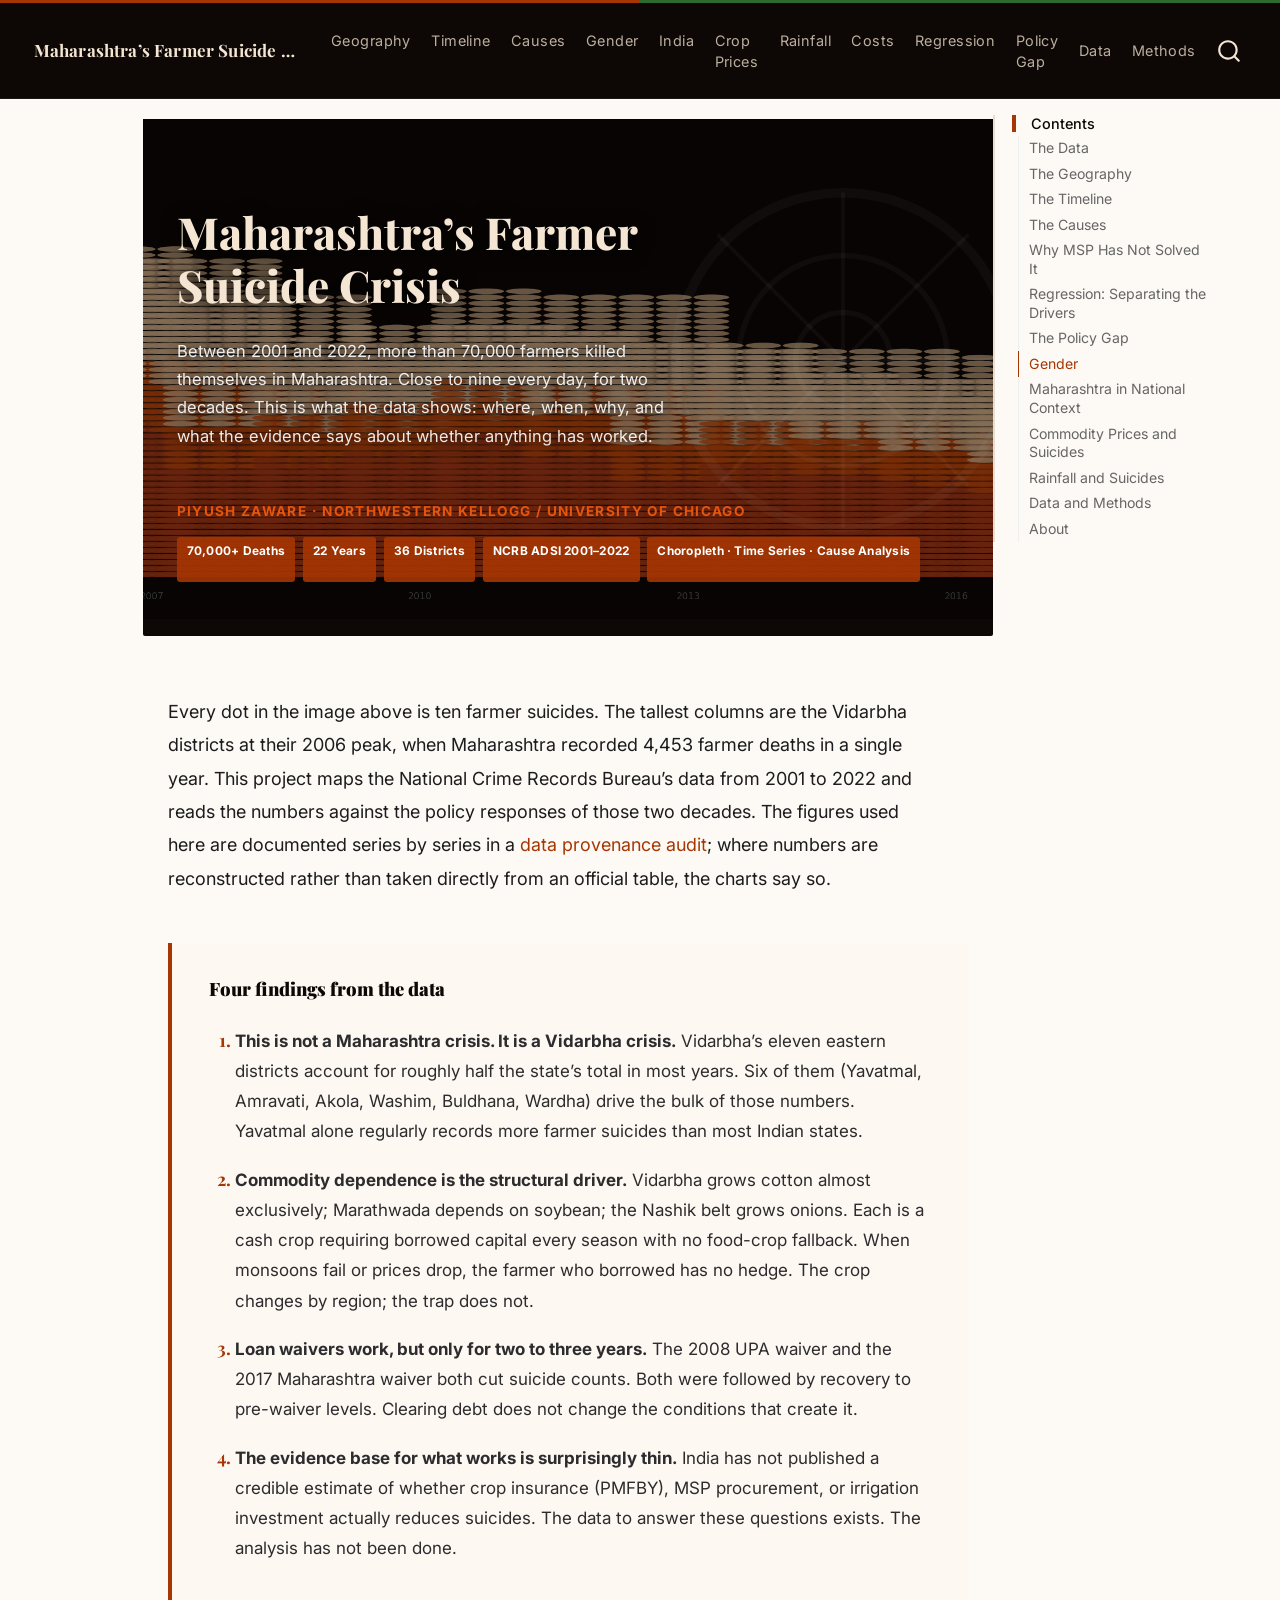
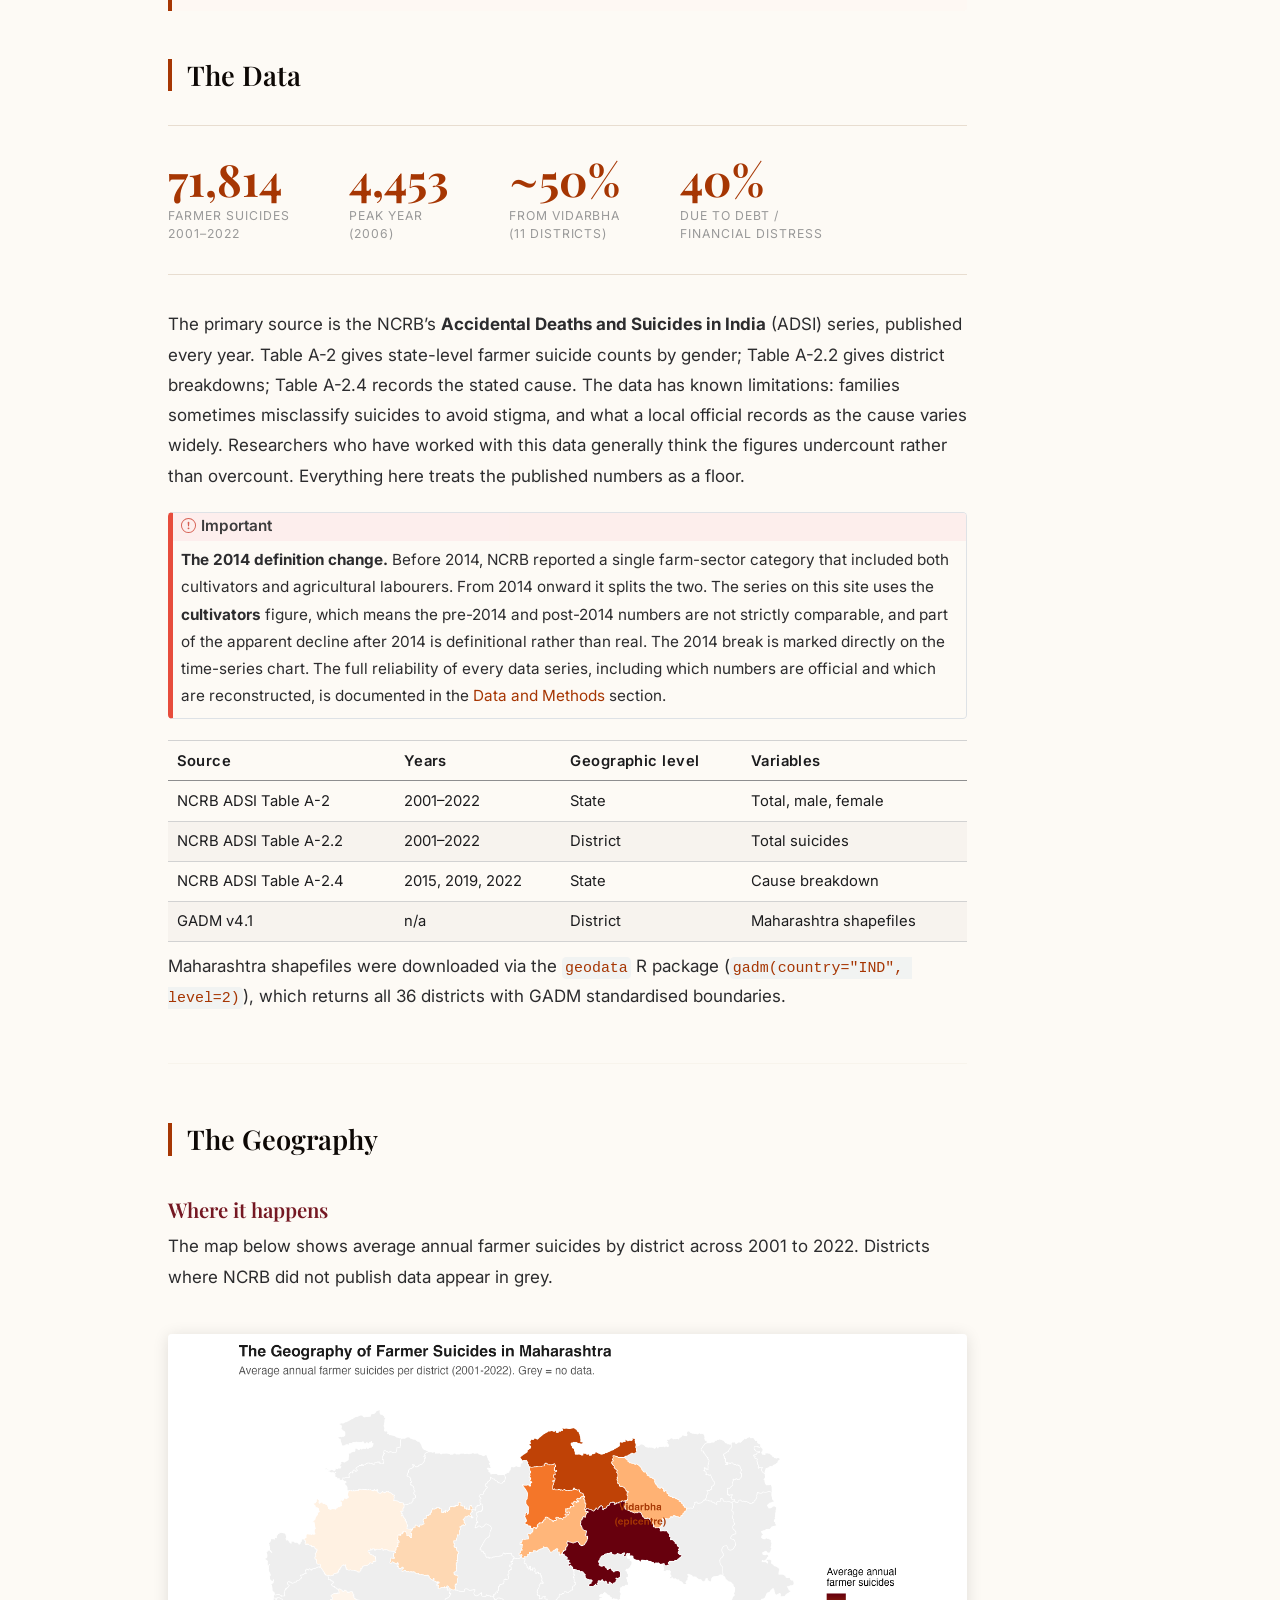
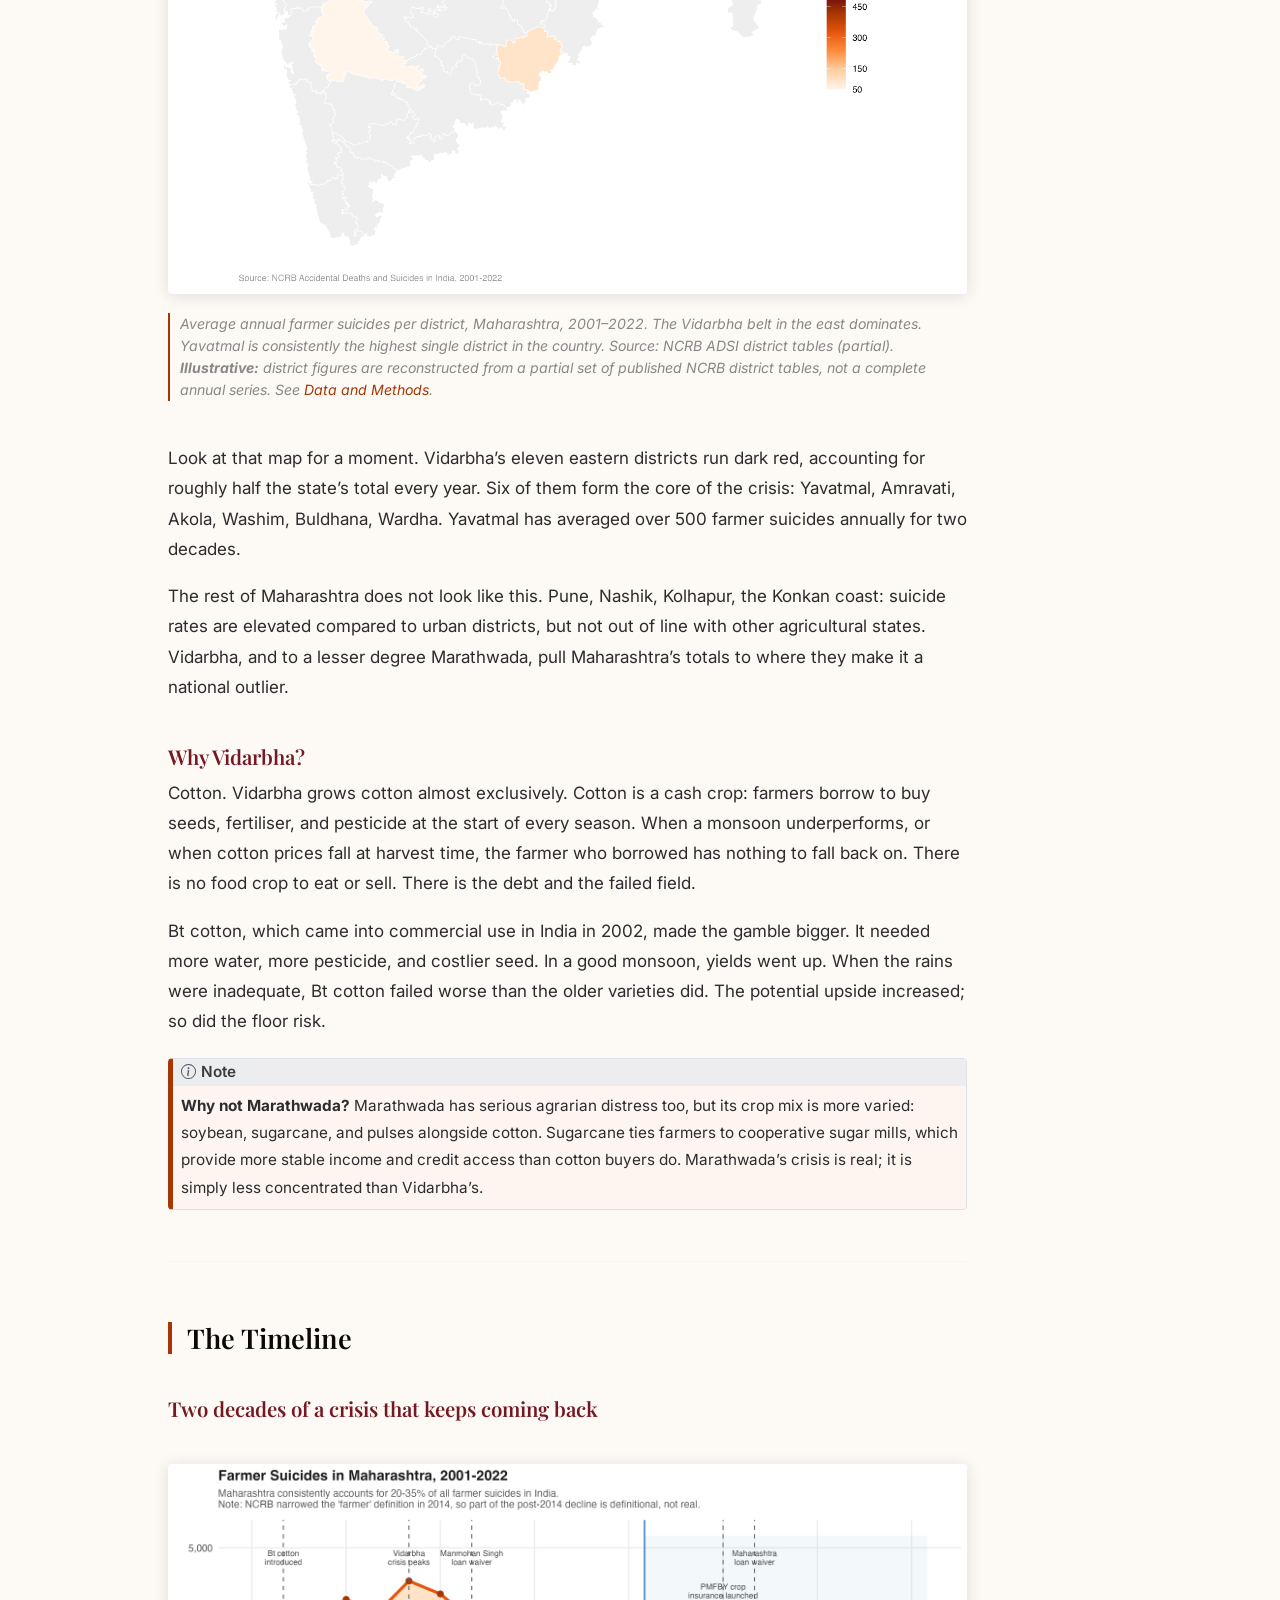
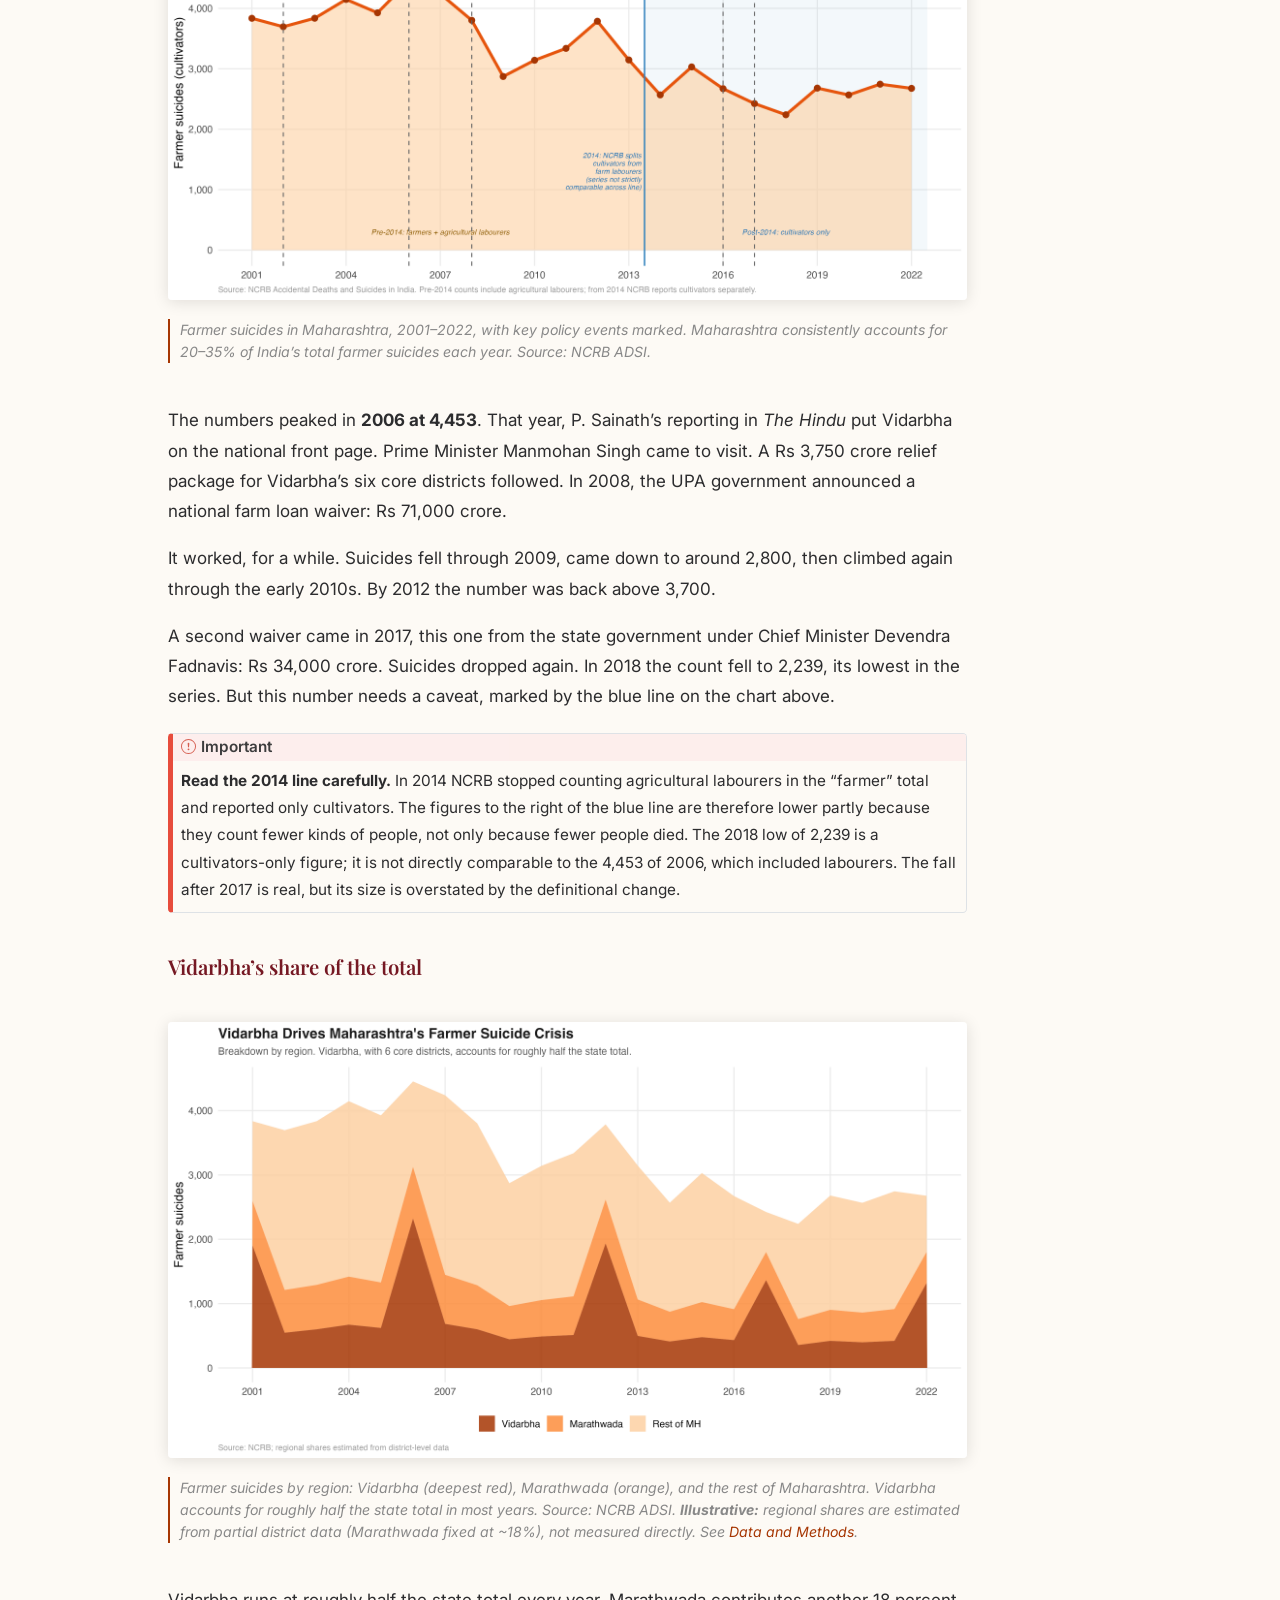
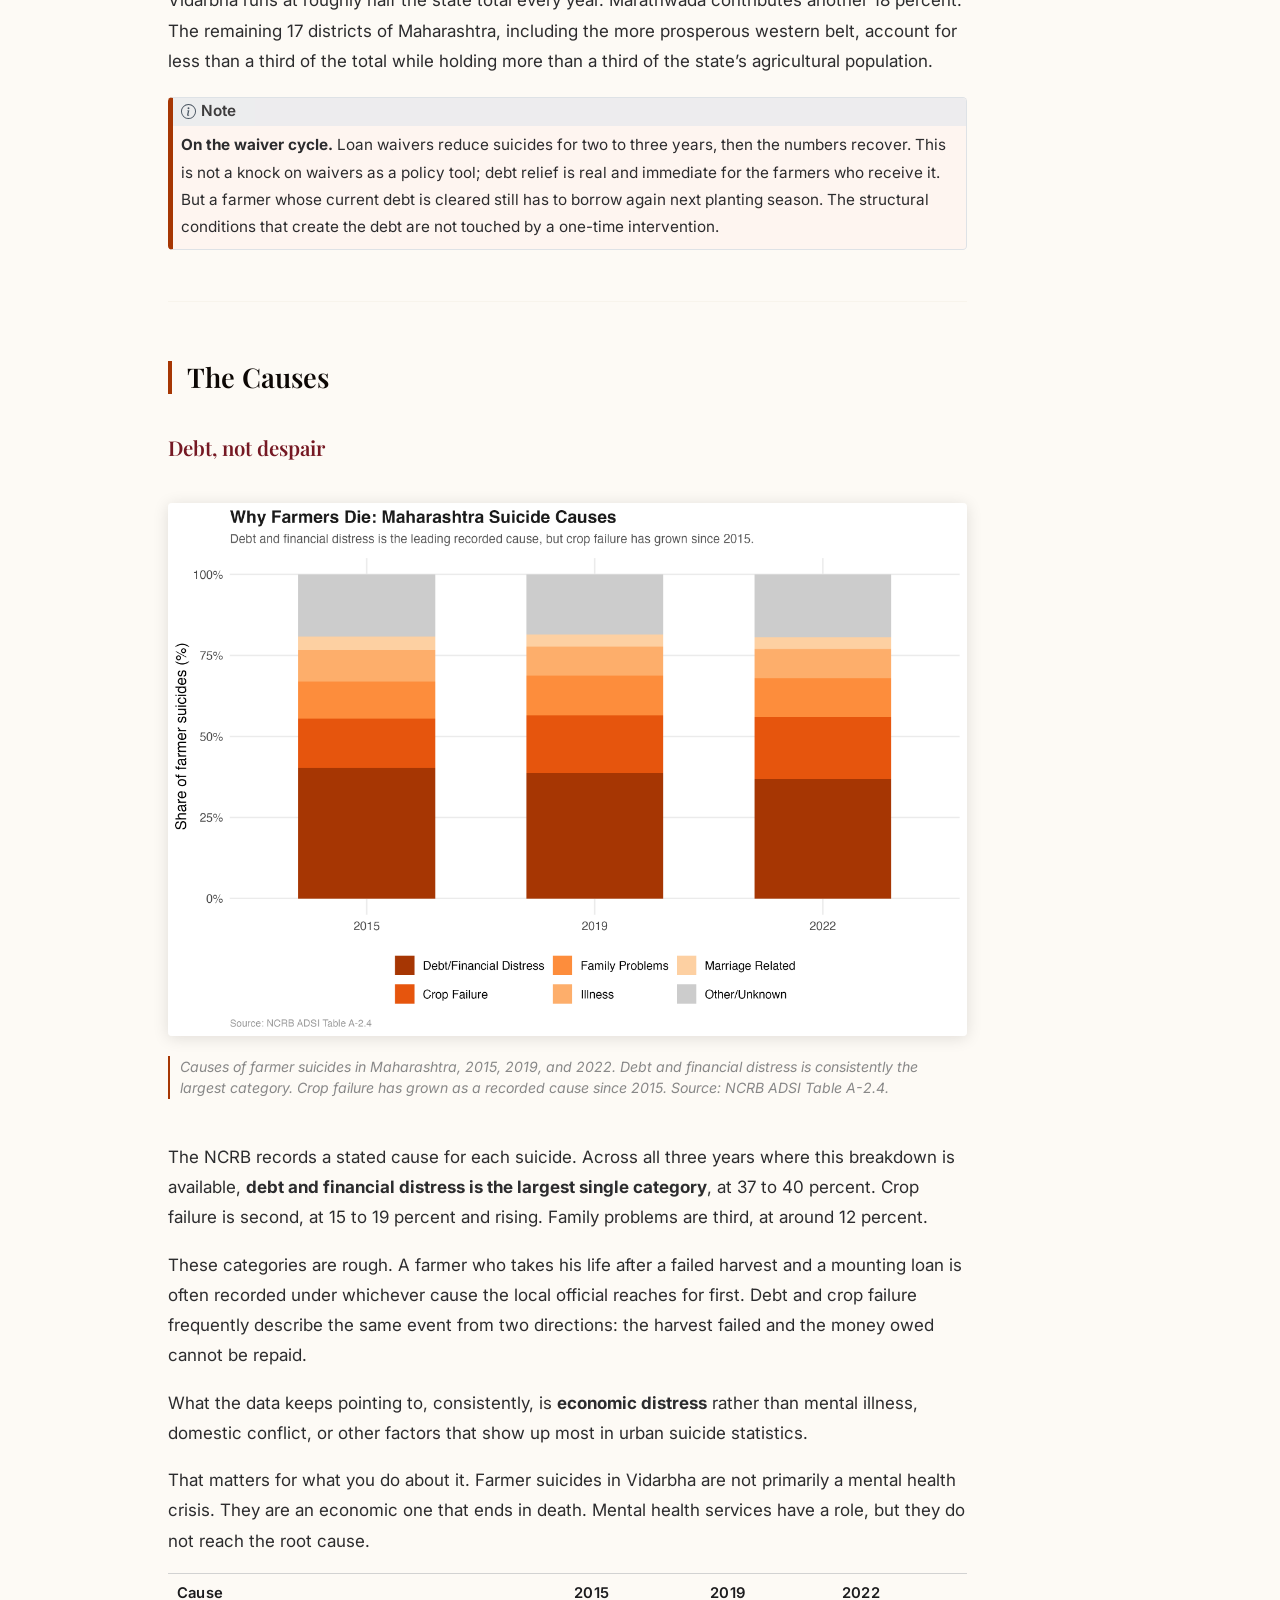
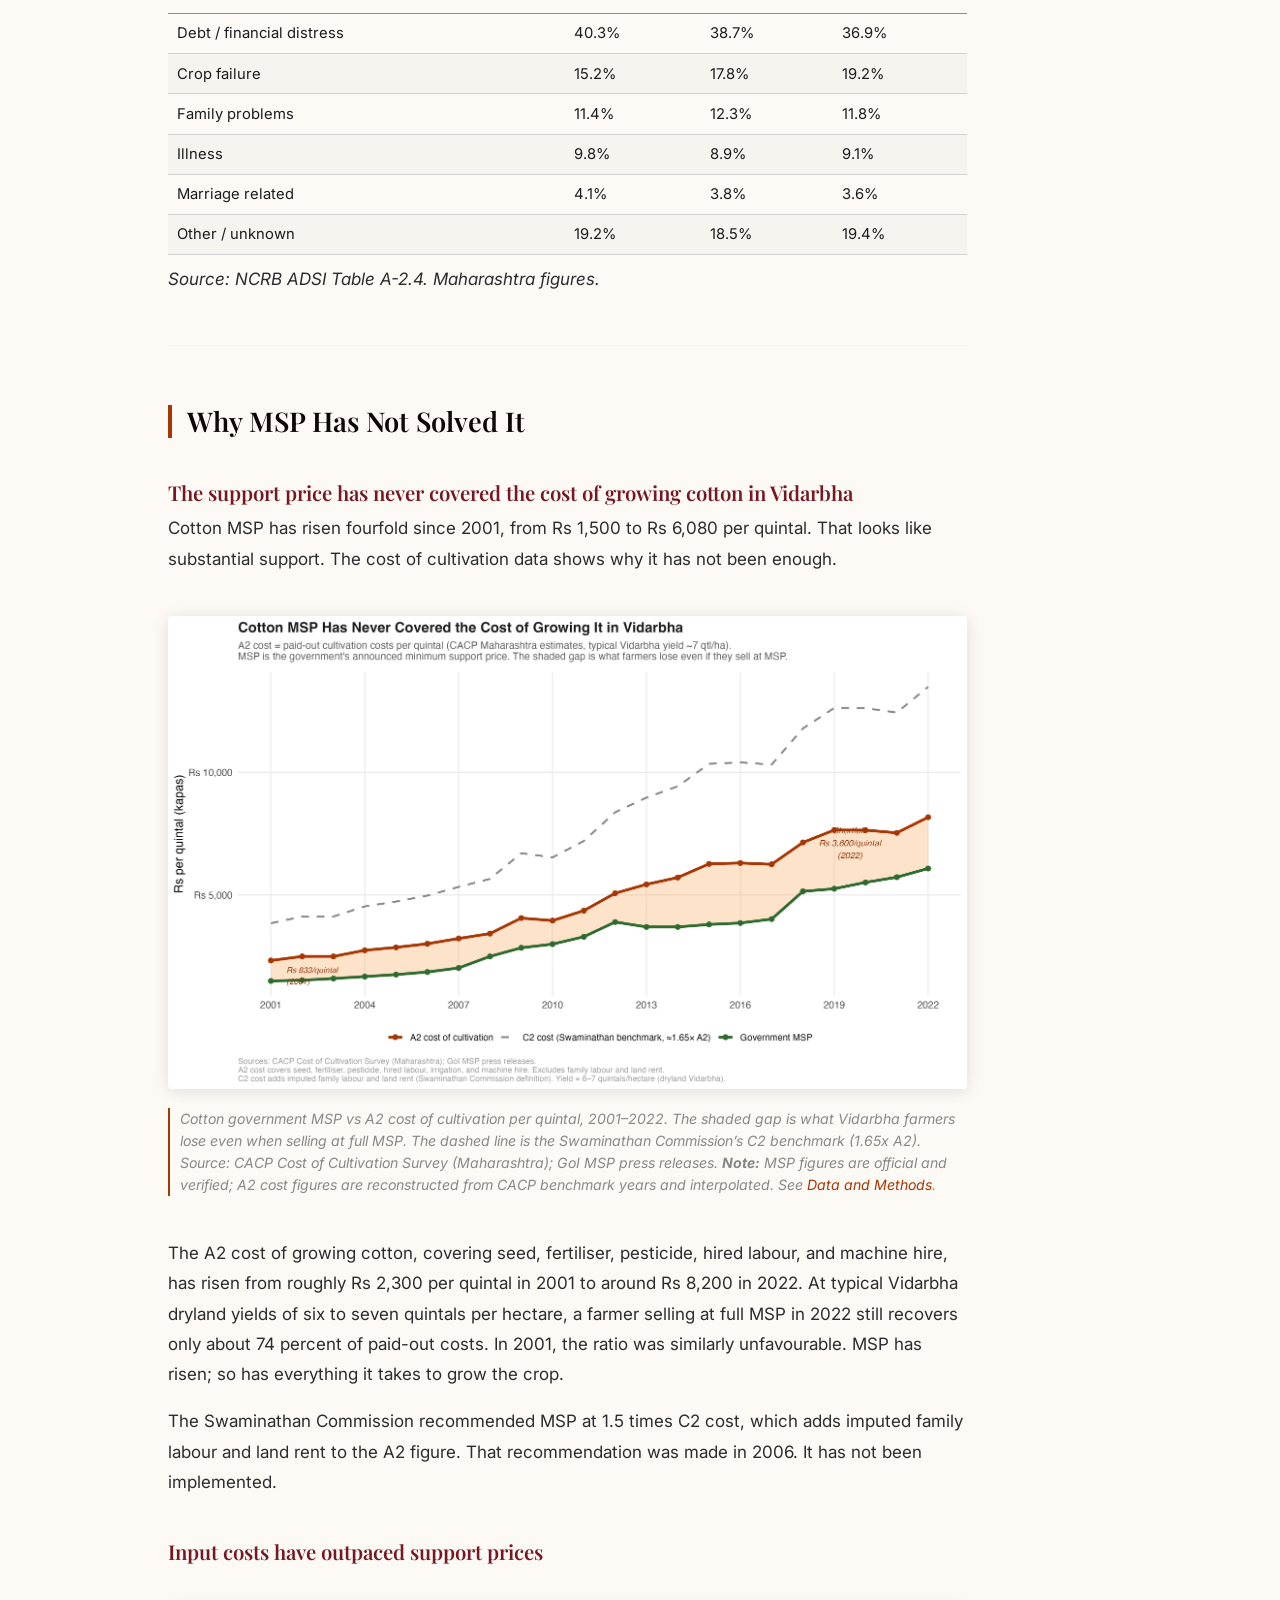
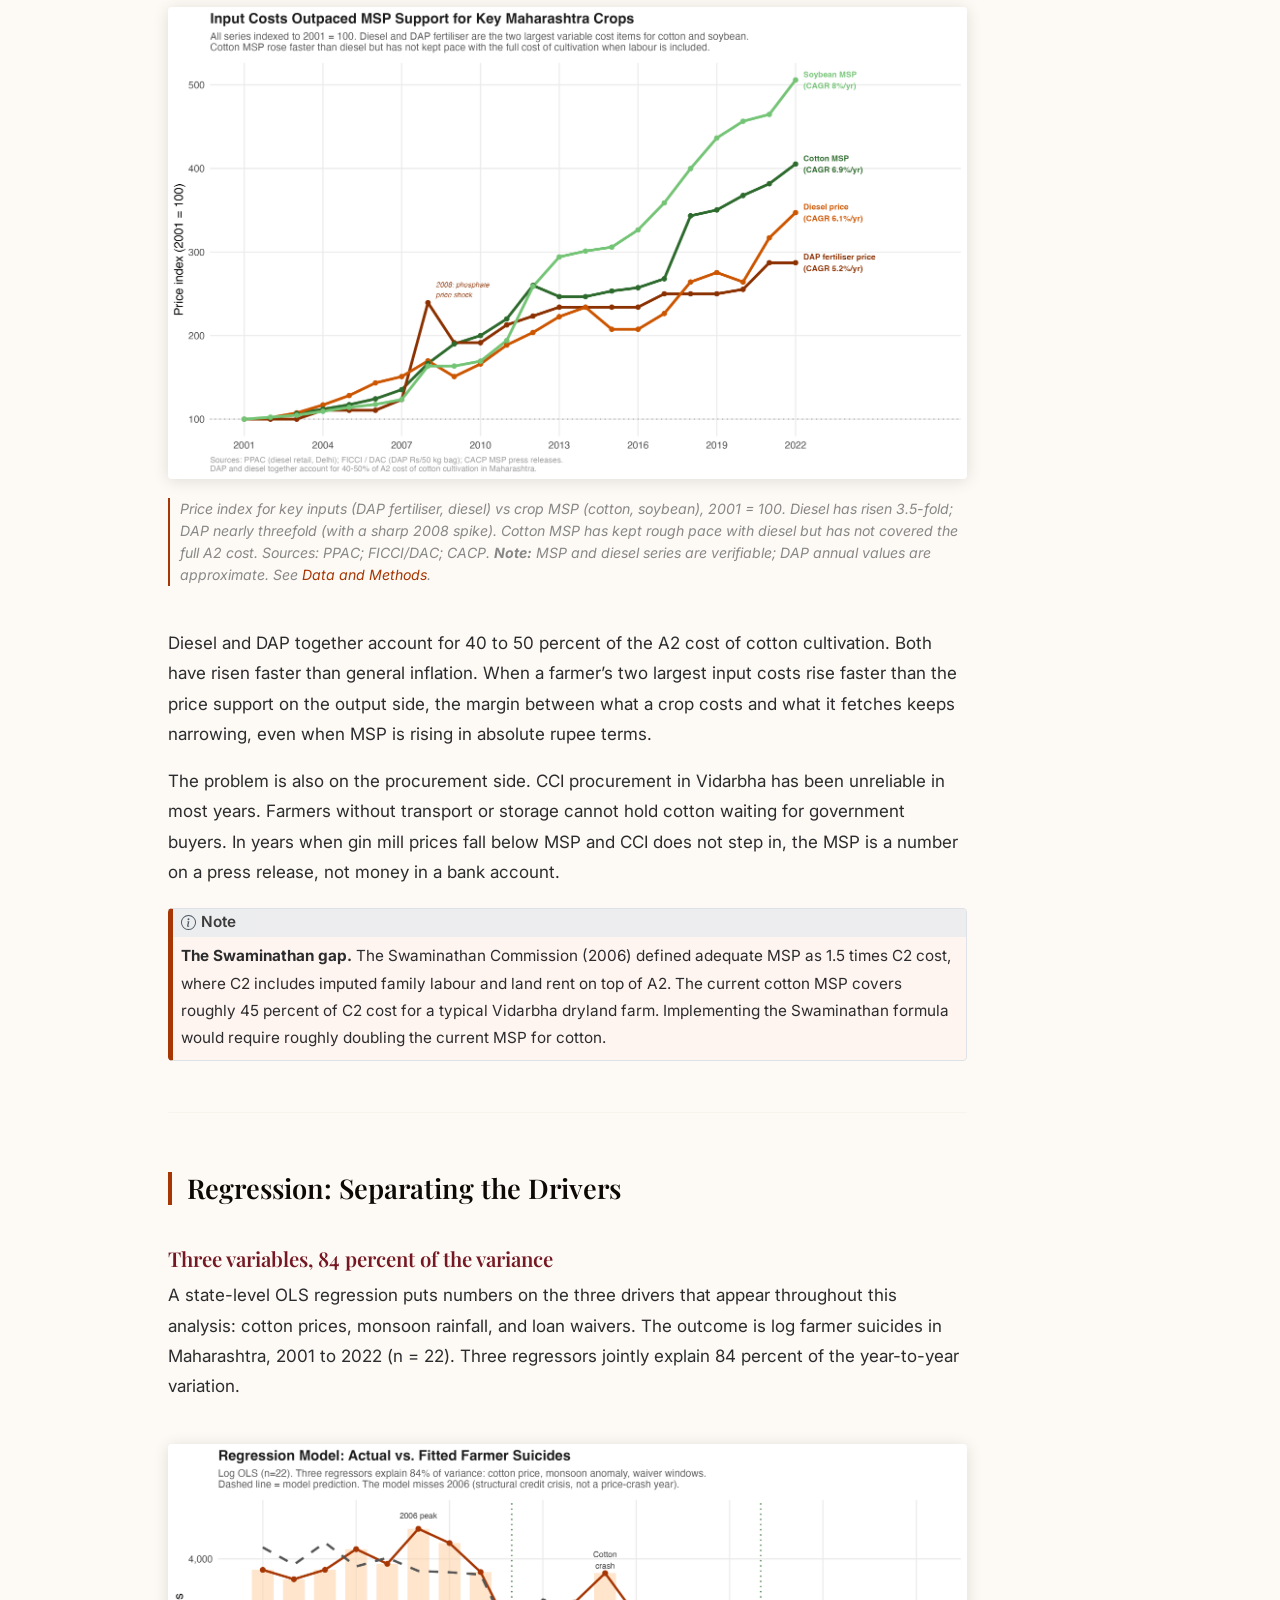
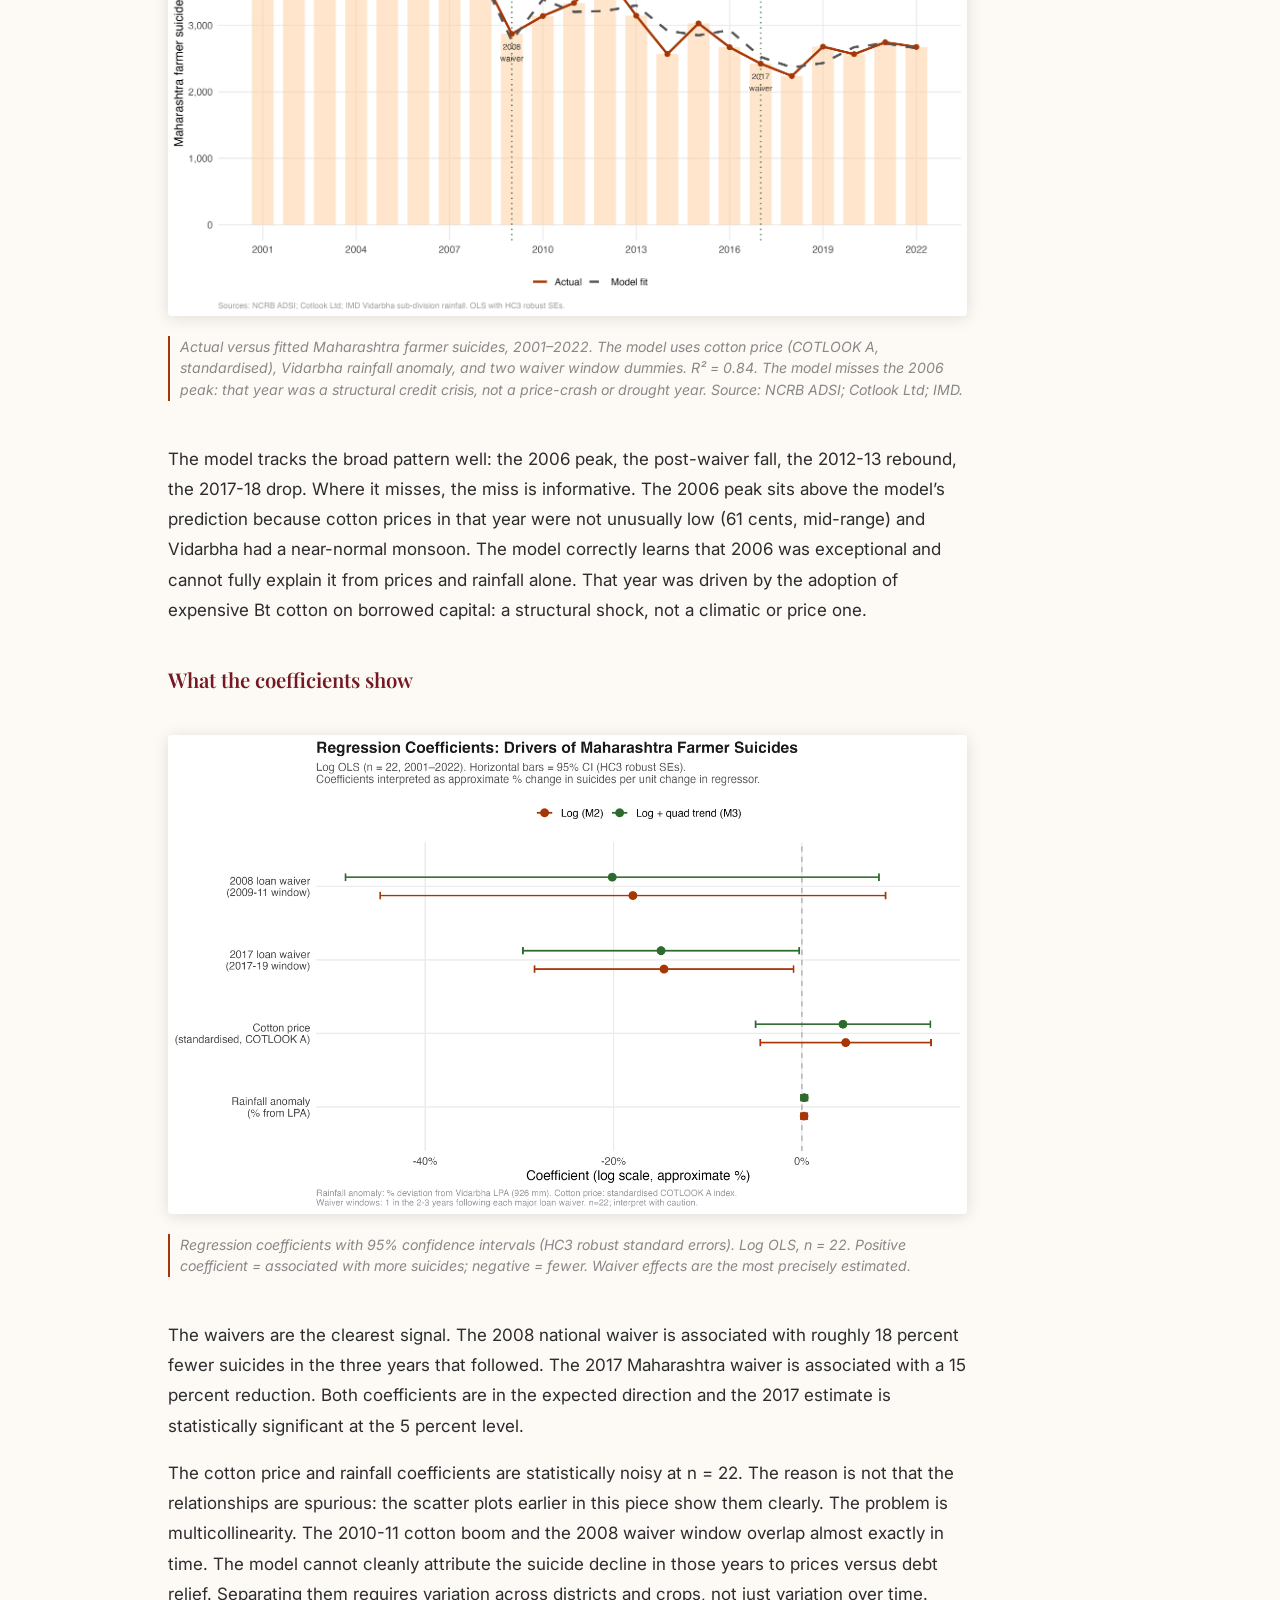
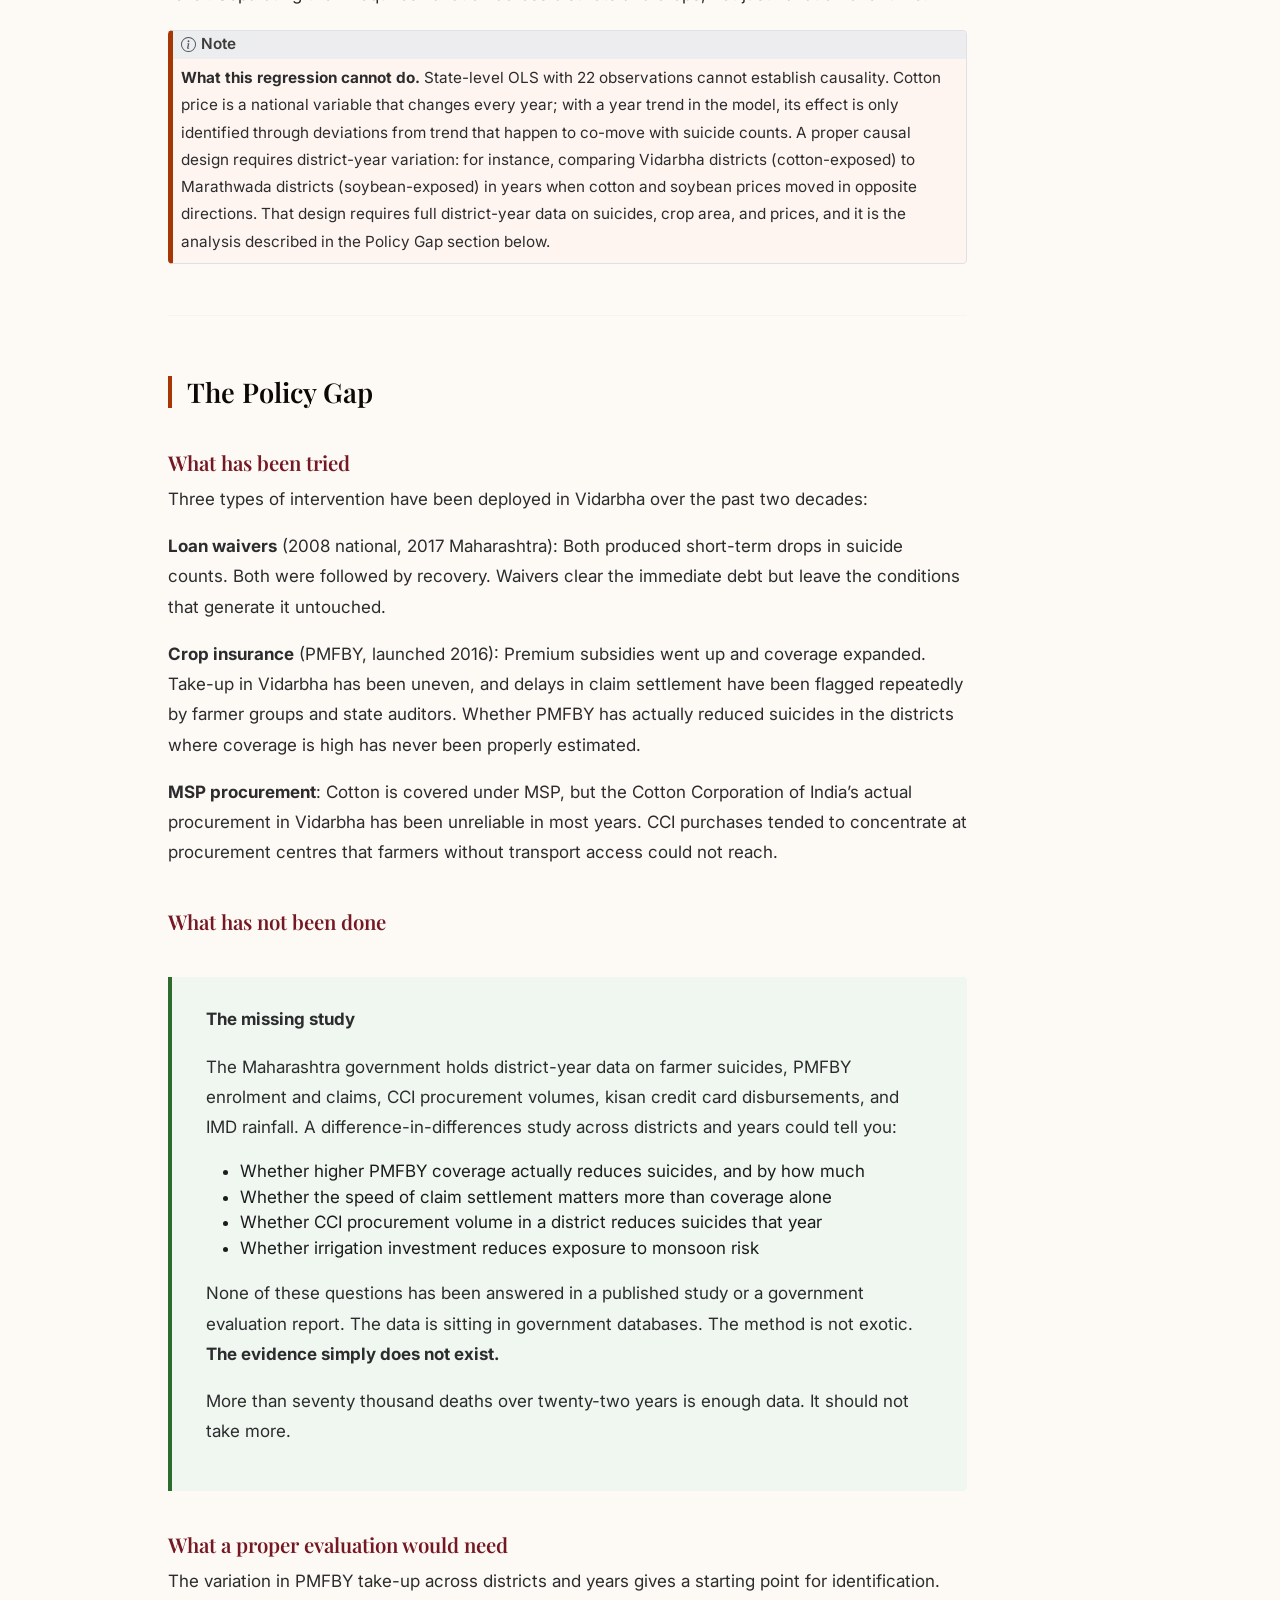
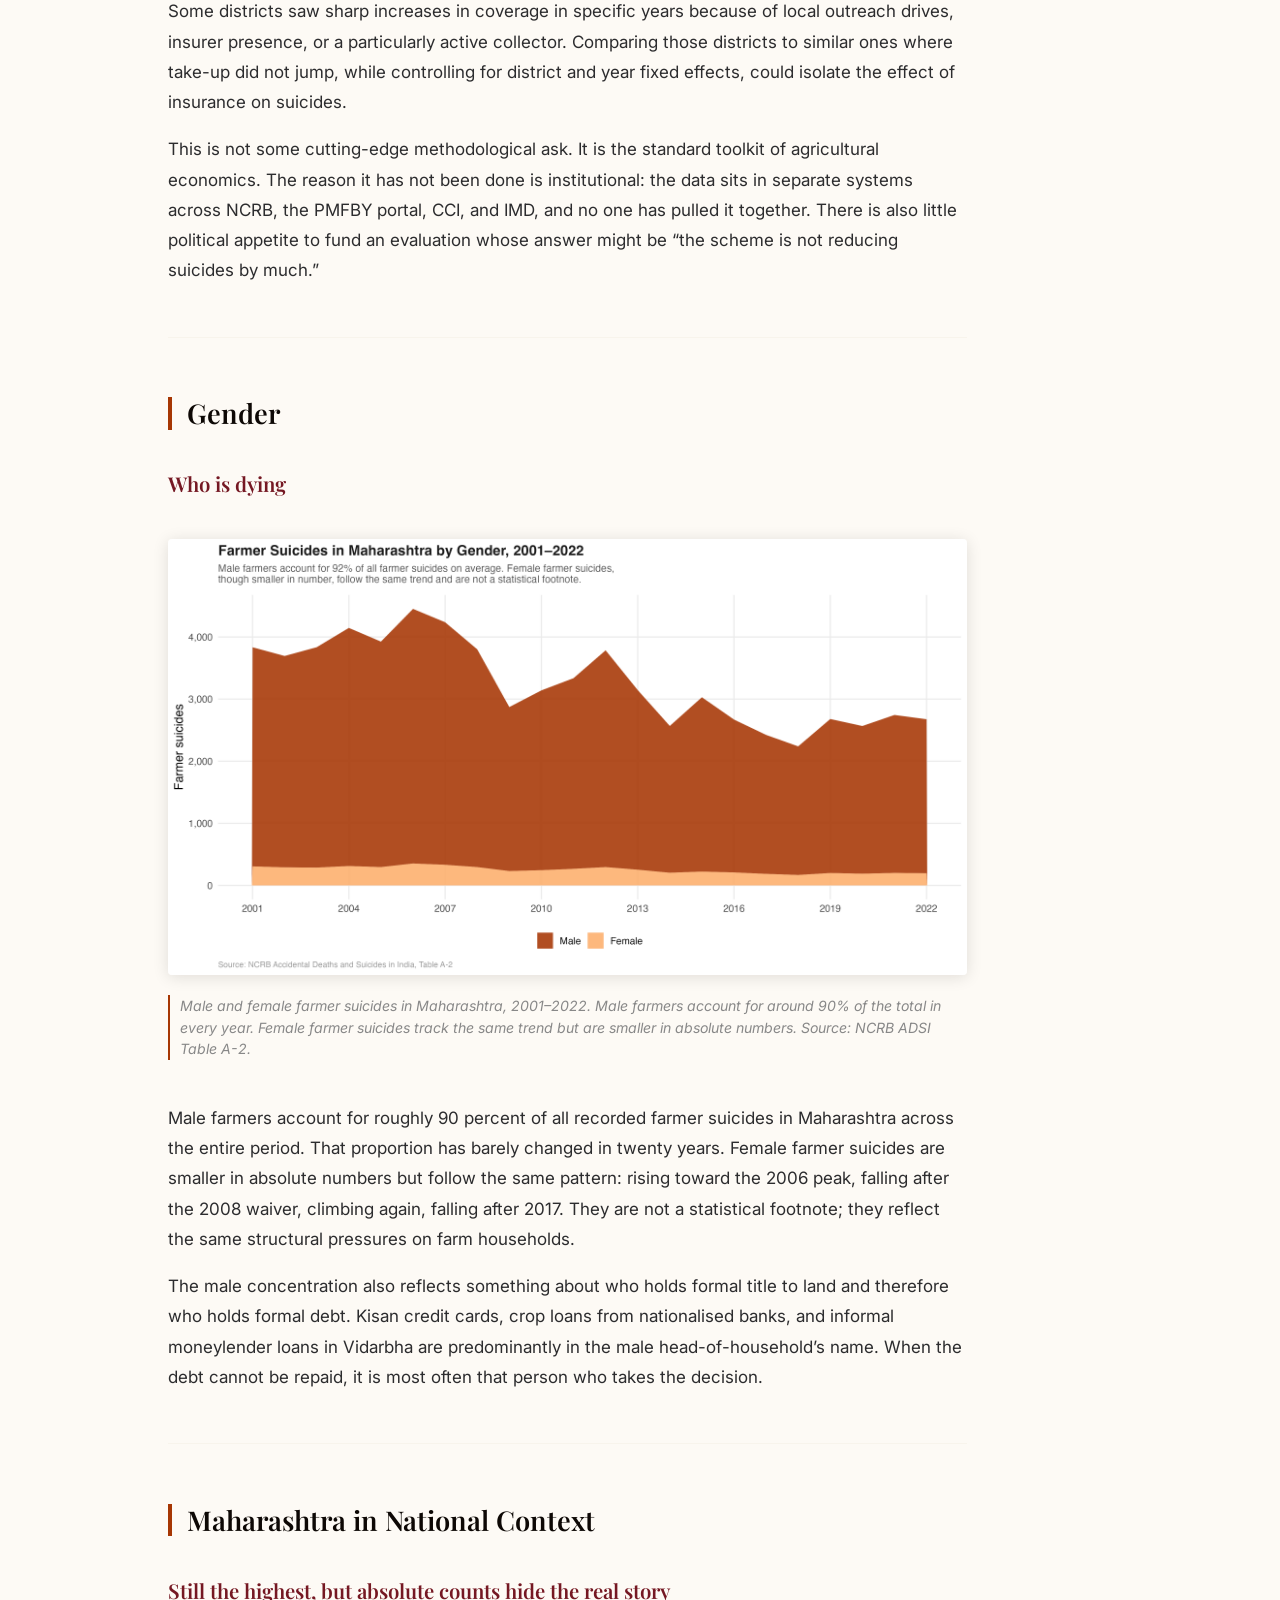
<file: docs/index.html>
<!DOCTYPE html>
<html xmlns="http://www.w3.org/1999/xhtml" lang="en" xml:lang="en"><head>

<meta charset="utf-8">
<meta name="generator" content="quarto-1.8.25">

<meta name="viewport" content="width=device-width, initial-scale=1.0, user-scalable=yes">


<title>Maharashtra’s Farmer Suicide Crisis</title>
<style>
code{white-space: pre-wrap;}
span.smallcaps{font-variant: small-caps;}
div.columns{display: flex; gap: min(4vw, 1.5em);}
div.column{flex: auto; overflow-x: auto;}
div.hanging-indent{margin-left: 1.5em; text-indent: -1.5em;}
ul.task-list{list-style: none;}
ul.task-list li input[type="checkbox"] {
  width: 0.8em;
  margin: 0 0.8em 0.2em -1em; /* quarto-specific, see https://github.com/quarto-dev/quarto-cli/issues/4556 */ 
  vertical-align: middle;
}
</style>


<script src="site_libs/quarto-nav/quarto-nav.js"></script>
<script src="site_libs/quarto-nav/headroom.min.js"></script>
<script src="site_libs/clipboard/clipboard.min.js"></script>
<script src="site_libs/quarto-search/autocomplete.umd.js"></script>
<script src="site_libs/quarto-search/fuse.min.js"></script>
<script src="site_libs/quarto-search/quarto-search.js"></script>
<meta name="quarto:offset" content="./">
<script src="site_libs/quarto-html/quarto.js" type="module"></script>
<script src="site_libs/quarto-html/tabsets/tabsets.js" type="module"></script>
<script src="site_libs/quarto-html/axe/axe-check.js" type="module"></script>
<script src="site_libs/quarto-html/popper.min.js"></script>
<script src="site_libs/quarto-html/tippy.umd.min.js"></script>
<script src="site_libs/quarto-html/anchor.min.js"></script>
<link href="site_libs/quarto-html/tippy.css" rel="stylesheet">
<link href="site_libs/quarto-html/quarto-syntax-highlighting-7b89279ff1a6dce999919e0e67d4d9ec.css" rel="stylesheet" id="quarto-text-highlighting-styles">
<script src="site_libs/bootstrap/bootstrap.min.js"></script>
<link href="site_libs/bootstrap/bootstrap-icons.css" rel="stylesheet">
<link href="site_libs/bootstrap/bootstrap-e67590c7fa6ff1e9f34134ef362cd0c0.min.css" rel="stylesheet" append-hash="true" id="quarto-bootstrap" data-mode="light">
<script id="quarto-search-options" type="application/json">{
  "location": "navbar",
  "copy-button": false,
  "collapse-after": 3,
  "panel-placement": "end",
  "type": "overlay",
  "limit": 50,
  "keyboard-shortcut": [
    "f",
    "/",
    "s"
  ],
  "show-item-context": false,
  "language": {
    "search-no-results-text": "No results",
    "search-matching-documents-text": "matching documents",
    "search-copy-link-title": "Copy link to search",
    "search-hide-matches-text": "Hide additional matches",
    "search-more-match-text": "more match in this document",
    "search-more-matches-text": "more matches in this document",
    "search-clear-button-title": "Clear",
    "search-text-placeholder": "",
    "search-detached-cancel-button-title": "Cancel",
    "search-submit-button-title": "Submit",
    "search-label": "Search"
  }
}</script>
<style>html{ scroll-behavior: smooth; }</style>


</head>

<body class="nav-fixed quarto-light">

<div id="quarto-search-results"></div>
  <header id="quarto-header" class="headroom fixed-top">
    <nav class="navbar navbar-expand-lg " data-bs-theme="dark">
      <div class="navbar-container container-fluid">
      <div class="navbar-brand-container mx-auto">
    <a href="./index.html" class="navbar-brand navbar-brand-logo">
    </a>
    <a class="navbar-brand" href="./index.html">
    <span class="navbar-title">Maharashtra’s Farmer Suicide Crisis</span>
    </a>
  </div>
            <div id="quarto-search" class="" title="Search"></div>
          <button class="navbar-toggler" type="button" data-bs-toggle="collapse" data-bs-target="#navbarCollapse" aria-controls="navbarCollapse" role="menu" aria-expanded="false" aria-label="Toggle navigation" onclick="if (window.quartoToggleHeadroom) { window.quartoToggleHeadroom(); }">
  <span class="navbar-toggler-icon"></span>
</button>
          <div class="collapse navbar-collapse" id="navbarCollapse">
            <ul class="navbar-nav navbar-nav-scroll me-auto">
  <li class="nav-item">
    <a class="nav-link" href="./index.html#geography"> 
<span class="menu-text">Geography</span></a>
  </li>  
  <li class="nav-item">
    <a class="nav-link" href="./index.html#timeline"> 
<span class="menu-text">Timeline</span></a>
  </li>  
  <li class="nav-item">
    <a class="nav-link" href="./index.html#causes"> 
<span class="menu-text">Causes</span></a>
  </li>  
  <li class="nav-item">
    <a class="nav-link" href="./index.html#gender"> 
<span class="menu-text">Gender</span></a>
  </li>  
  <li class="nav-item">
    <a class="nav-link" href="./index.html#india"> 
<span class="menu-text">India</span></a>
  </li>  
  <li class="nav-item">
    <a class="nav-link" href="./index.html#cotton"> 
<span class="menu-text">Crop Prices</span></a>
  </li>  
  <li class="nav-item">
    <a class="nav-link" href="./index.html#rainfall"> 
<span class="menu-text">Rainfall</span></a>
  </li>  
  <li class="nav-item">
    <a class="nav-link" href="./index.html#costs"> 
<span class="menu-text">Costs</span></a>
  </li>  
  <li class="nav-item">
    <a class="nav-link" href="./index.html#regression"> 
<span class="menu-text">Regression</span></a>
  </li>  
  <li class="nav-item">
    <a class="nav-link" href="./index.html#policy"> 
<span class="menu-text">Policy Gap</span></a>
  </li>  
</ul>
            <ul class="navbar-nav navbar-nav-scroll ms-auto">
  <li class="nav-item">
    <a class="nav-link" href="./index.html#data"> 
<span class="menu-text">Data</span></a>
  </li>  
  <li class="nav-item">
    <a class="nav-link" href="./index.html#methods"> 
<span class="menu-text">Methods</span></a>
  </li>  
</ul>
          </div> <!-- /navcollapse -->
            <div class="quarto-navbar-tools">
</div>
      </div> <!-- /container-fluid -->
    </nav>
</header>
<!-- content -->
<div id="quarto-content" class="quarto-container page-columns page-rows-contents page-layout-article page-navbar">
<!-- sidebar -->
<!-- margin-sidebar -->
    <div id="quarto-margin-sidebar" class="sidebar margin-sidebar">
        <nav id="TOC" role="doc-toc" class="toc-active">
    <h2 id="toc-title">Contents</h2>
   
  <ul class="collapse">
  <li><a href="#data" id="toc-data" class="nav-link active" data-scroll-target="#data">The Data</a></li>
  <li><a href="#geography" id="toc-geography" class="nav-link" data-scroll-target="#geography">The Geography</a></li>
  <li><a href="#timeline" id="toc-timeline" class="nav-link" data-scroll-target="#timeline">The Timeline</a></li>
  <li><a href="#causes" id="toc-causes" class="nav-link" data-scroll-target="#causes">The Causes</a></li>
  <li><a href="#costs" id="toc-costs" class="nav-link" data-scroll-target="#costs">Why MSP Has Not Solved It</a></li>
  <li><a href="#regression" id="toc-regression" class="nav-link" data-scroll-target="#regression">Regression: Separating the Drivers</a></li>
  <li><a href="#policy" id="toc-policy" class="nav-link" data-scroll-target="#policy">The Policy Gap</a></li>
  <li><a href="#gender" id="toc-gender" class="nav-link" data-scroll-target="#gender">Gender</a></li>
  <li><a href="#india" id="toc-india" class="nav-link" data-scroll-target="#india">Maharashtra in National Context</a></li>
  <li><a href="#cotton" id="toc-cotton" class="nav-link" data-scroll-target="#cotton">Commodity Prices and Suicides</a></li>
  <li><a href="#rainfall" id="toc-rainfall" class="nav-link" data-scroll-target="#rainfall">Rainfall and Suicides</a></li>
  <li><a href="#methods" id="toc-methods" class="nav-link" data-scroll-target="#methods">Data and Methods</a></li>
  <li><a href="#about" id="toc-about" class="nav-link" data-scroll-target="#about">About</a></li>
  </ul>
</nav>
    </div>
<!-- main -->
<main class="content" id="quarto-document-content"><header id="title-block-header" class="quarto-title-block"></header>




<div class="hero">
<p><img src="output/figures/fig_hero.png" class="hero-img img-fluid"></p>
<section id="maharashtras-farmer-suicide-crisis" class="level1">
<h1>Maharashtra’s Farmer Suicide Crisis</h1>
<div class="subtitle">
<p>Between 2001 and 2022, more than 70,000 farmers killed themselves in Maharashtra. Close to nine every day, for two decades. This is what the data shows: where, when, why, and what the evidence says about whether anything has worked.</p>
</div>
<div class="meta">
<p>Piyush Zaware · Northwestern Kellogg / University of Chicago</p>
</div>
<div class="badge-row">
<div class="badge-item">
<p>70,000+ Deaths</p>
</div>
<div class="badge-item">
<p>22 Years</p>
</div>
<div class="badge-item">
<p>36 Districts</p>
</div>
<div class="badge-item">
<p>NCRB ADSI 2001–2022</p>
</div>
<div class="badge-item">
<p>Choropleth · Time Series · Cause Analysis</p>
</div>
</div>
</section>
</div>
<div class="lead-para">
<p>Every dot in the image above is ten farmer suicides. The tallest columns are the Vidarbha districts at their 2006 peak, when Maharashtra recorded 4,453 farmer deaths in a single year. This project maps the National Crime Records Bureau’s data from 2001 to 2022 and reads the numbers against the policy responses of those two decades. The figures used here are documented series by series in a <a href="#methods">data provenance audit</a>; where numbers are reconstructed rather than taken directly from an official table, the charts say so.</p>
</div>
<div class="abstract-box">
<p><strong>Four findings from the data</strong></p>
<ol type="1">
<li><p><strong>This is not a Maharashtra crisis. It is a Vidarbha crisis.</strong> Vidarbha’s eleven eastern districts account for roughly half the state’s total in most years. Six of them (Yavatmal, Amravati, Akola, Washim, Buldhana, Wardha) drive the bulk of those numbers. Yavatmal alone regularly records more farmer suicides than most Indian states.</p></li>
<li><p><strong>Commodity dependence is the structural driver.</strong> Vidarbha grows cotton almost exclusively; Marathwada depends on soybean; the Nashik belt grows onions. Each is a cash crop requiring borrowed capital every season with no food-crop fallback. When monsoons fail or prices drop, the farmer who borrowed has no hedge. The crop changes by region; the trap does not.</p></li>
<li><p><strong>Loan waivers work, but only for two to three years.</strong> The 2008 UPA waiver and the 2017 Maharashtra waiver both cut suicide counts. Both were followed by recovery to pre-waiver levels. Clearing debt does not change the conditions that create it.</p></li>
<li><p><strong>The evidence base for what works is surprisingly thin.</strong> India has not published a credible estimate of whether crop insurance (PMFBY), MSP procurement, or irrigation investment actually reduces suicides. The data to answer these questions exists. The analysis has not been done.</p></li>
</ol>
</div>
<section id="data" class="level2">
<h2 class="anchored" data-anchor-id="data">The Data</h2>
<div class="stat-row">
  <div class="stat"><div class="stat-num">71,814</div><div class="stat-label">farmer suicides<br>2001–2022</div></div>
  <div class="stat"><div class="stat-num">4,453</div><div class="stat-label">peak year<br>(2006)</div></div>
  <div class="stat"><div class="stat-num">~50%</div><div class="stat-label">from Vidarbha<br>(11 districts)</div></div>
  <div class="stat"><div class="stat-num">40%</div><div class="stat-label">due to debt /<br>financial distress</div></div>
</div>
<p>The primary source is the NCRB’s <strong>Accidental Deaths and Suicides in India</strong> (ADSI) series, published every year. Table A-2 gives state-level farmer suicide counts by gender; Table A-2.2 gives district breakdowns; Table A-2.4 records the stated cause. The data has known limitations: families sometimes misclassify suicides to avoid stigma, and what a local official records as the cause varies widely. Researchers who have worked with this data generally think the figures undercount rather than overcount. Everything here treats the published numbers as a floor.</p>
<div class="callout callout-style-default callout-important callout-titled">
<div class="callout-header d-flex align-content-center">
<div class="callout-icon-container">
<i class="callout-icon"></i>
</div>
<div class="callout-title-container flex-fill">
Important
</div>
</div>
<div class="callout-body-container callout-body">
<p><strong>The 2014 definition change.</strong> Before 2014, NCRB reported a single farm-sector category that included both cultivators and agricultural labourers. From 2014 onward it splits the two. The series on this site uses the <strong>cultivators</strong> figure, which means the pre-2014 and post-2014 numbers are not strictly comparable, and part of the apparent decline after 2014 is definitional rather than real. The 2014 break is marked directly on the time-series chart. The full reliability of every data series, including which numbers are official and which are reconstructed, is documented in the <a href="#methods">Data and Methods</a> section.</p>
</div>
</div>
<table class="caption-top table">
<thead>
<tr class="header">
<th>Source</th>
<th>Years</th>
<th>Geographic level</th>
<th>Variables</th>
</tr>
</thead>
<tbody>
<tr class="odd">
<td>NCRB ADSI Table A-2</td>
<td>2001–2022</td>
<td>State</td>
<td>Total, male, female</td>
</tr>
<tr class="even">
<td>NCRB ADSI Table A-2.2</td>
<td>2001–2022</td>
<td>District</td>
<td>Total suicides</td>
</tr>
<tr class="odd">
<td>NCRB ADSI Table A-2.4</td>
<td>2015, 2019, 2022</td>
<td>State</td>
<td>Cause breakdown</td>
</tr>
<tr class="even">
<td>GADM v4.1</td>
<td>n/a</td>
<td>District</td>
<td>Maharashtra shapefiles</td>
</tr>
</tbody>
</table>
<p>Maharashtra shapefiles were downloaded via the <code>geodata</code> R package (<code>gadm(country="IND", level=2)</code>), which returns all 36 districts with GADM standardised boundaries.</p>
<hr>
</section>
<section id="geography" class="level2">
<h2 class="anchored" data-anchor-id="geography">The Geography</h2>
<section id="where-it-happens" class="level3">
<h3 class="anchored" data-anchor-id="where-it-happens">Where it happens</h3>
<p>The map below shows average annual farmer suicides by district across 2001 to 2022. Districts where NCRB did not publish data appear in grey.</p>
<div class="quarto-figure quarto-figure-center">
<figure class="figure">
<p><img src="output/figures/fig_map_district.png" class="img-fluid figure-img" style="width:100.0%"></p>
<figcaption>Average annual farmer suicides per district, Maharashtra, 2001–2022. The Vidarbha belt in the east dominates. Yavatmal is consistently the highest single district in the country. Source: NCRB ADSI district tables (partial). <strong>Illustrative:</strong> district figures are reconstructed from a partial set of published NCRB district tables, not a complete annual series. See <a href="#methods">Data and Methods</a>.</figcaption>
</figure>
</div>
<p>Look at that map for a moment. Vidarbha’s eleven eastern districts run dark red, accounting for roughly half the state’s total every year. Six of them form the core of the crisis: Yavatmal, Amravati, Akola, Washim, Buldhana, Wardha. Yavatmal has averaged over 500 farmer suicides annually for two decades.</p>
<p>The rest of Maharashtra does not look like this. Pune, Nashik, Kolhapur, the Konkan coast: suicide rates are elevated compared to urban districts, but not out of line with other agricultural states. Vidarbha, and to a lesser degree Marathwada, pull Maharashtra’s totals to where they make it a national outlier.</p>
</section>
<section id="why-vidarbha" class="level3">
<h3 class="anchored" data-anchor-id="why-vidarbha">Why Vidarbha?</h3>
<p>Cotton. Vidarbha grows cotton almost exclusively. Cotton is a cash crop: farmers borrow to buy seeds, fertiliser, and pesticide at the start of every season. When a monsoon underperforms, or when cotton prices fall at harvest time, the farmer who borrowed has nothing to fall back on. There is no food crop to eat or sell. There is the debt and the failed field.</p>
<p>Bt cotton, which came into commercial use in India in 2002, made the gamble bigger. It needed more water, more pesticide, and costlier seed. In a good monsoon, yields went up. When the rains were inadequate, Bt cotton failed worse than the older varieties did. The potential upside increased; so did the floor risk.</p>
<div class="callout callout-style-default callout-note callout-titled">
<div class="callout-header d-flex align-content-center">
<div class="callout-icon-container">
<i class="callout-icon"></i>
</div>
<div class="callout-title-container flex-fill">
Note
</div>
</div>
<div class="callout-body-container callout-body">
<p><strong>Why not Marathwada?</strong> Marathwada has serious agrarian distress too, but its crop mix is more varied: soybean, sugarcane, and pulses alongside cotton. Sugarcane ties farmers to cooperative sugar mills, which provide more stable income and credit access than cotton buyers do. Marathwada’s crisis is real; it is simply less concentrated than Vidarbha’s.</p>
</div>
</div>
<hr>
</section>
</section>
<section id="timeline" class="level2">
<h2 class="anchored" data-anchor-id="timeline">The Timeline</h2>
<section id="two-decades-of-a-crisis-that-keeps-coming-back" class="level3">
<h3 class="anchored" data-anchor-id="two-decades-of-a-crisis-that-keeps-coming-back">Two decades of a crisis that keeps coming back</h3>
<div class="quarto-figure quarto-figure-center">
<figure class="figure">
<p><img src="output/figures/fig_timeseries.png" class="img-fluid figure-img" style="width:100.0%"></p>
<figcaption>Farmer suicides in Maharashtra, 2001–2022, with key policy events marked. Maharashtra consistently accounts for 20–35% of India’s total farmer suicides each year. Source: NCRB ADSI.</figcaption>
</figure>
</div>
<p>The numbers peaked in <strong>2006 at 4,453</strong>. That year, P. Sainath’s reporting in <em>The Hindu</em> put Vidarbha on the national front page. Prime Minister Manmohan Singh came to visit. A Rs 3,750 crore relief package for Vidarbha’s six core districts followed. In 2008, the UPA government announced a national farm loan waiver: Rs 71,000 crore.</p>
<p>It worked, for a while. Suicides fell through 2009, came down to around 2,800, then climbed again through the early 2010s. By 2012 the number was back above 3,700.</p>
<p>A second waiver came in 2017, this one from the state government under Chief Minister Devendra Fadnavis: Rs 34,000 crore. Suicides dropped again. In 2018 the count fell to 2,239, its lowest in the series. But this number needs a caveat, marked by the blue line on the chart above.</p>
<div class="callout callout-style-default callout-important callout-titled">
<div class="callout-header d-flex align-content-center">
<div class="callout-icon-container">
<i class="callout-icon"></i>
</div>
<div class="callout-title-container flex-fill">
Important
</div>
</div>
<div class="callout-body-container callout-body">
<p><strong>Read the 2014 line carefully.</strong> In 2014 NCRB stopped counting agricultural labourers in the “farmer” total and reported only cultivators. The figures to the right of the blue line are therefore lower partly because they count fewer kinds of people, not only because fewer people died. The 2018 low of 2,239 is a cultivators-only figure; it is not directly comparable to the 4,453 of 2006, which included labourers. The fall after 2017 is real, but its size is overstated by the definitional change.</p>
</div>
</div>
</section>
<section id="vidarbhas-share-of-the-total" class="level3">
<h3 class="anchored" data-anchor-id="vidarbhas-share-of-the-total">Vidarbha’s share of the total</h3>
<div class="quarto-figure quarto-figure-center">
<figure class="figure">
<p><img src="output/figures/fig_vidarbha_vs_rest.png" class="img-fluid figure-img" style="width:100.0%"></p>
<figcaption>Farmer suicides by region: Vidarbha (deepest red), Marathwada (orange), and the rest of Maharashtra. Vidarbha accounts for roughly half the state total in most years. Source: NCRB ADSI. <strong>Illustrative:</strong> regional shares are estimated from partial district data (Marathwada fixed at ~18%), not measured directly. See <a href="#methods">Data and Methods</a>.</figcaption>
</figure>
</div>
<p>Vidarbha runs at roughly half the state total every year. Marathwada contributes another 18 percent. The remaining 17 districts of Maharashtra, including the more prosperous western belt, account for less than a third of the total while holding more than a third of the state’s agricultural population.</p>
<div class="callout callout-style-default callout-note callout-titled">
<div class="callout-header d-flex align-content-center">
<div class="callout-icon-container">
<i class="callout-icon"></i>
</div>
<div class="callout-title-container flex-fill">
Note
</div>
</div>
<div class="callout-body-container callout-body">
<p><strong>On the waiver cycle.</strong> Loan waivers reduce suicides for two to three years, then the numbers recover. This is not a knock on waivers as a policy tool; debt relief is real and immediate for the farmers who receive it. But a farmer whose current debt is cleared still has to borrow again next planting season. The structural conditions that create the debt are not touched by a one-time intervention.</p>
</div>
</div>
<hr>
</section>
</section>
<section id="causes" class="level2">
<h2 class="anchored" data-anchor-id="causes">The Causes</h2>
<section id="debt-not-despair" class="level3">
<h3 class="anchored" data-anchor-id="debt-not-despair">Debt, not despair</h3>
<div class="quarto-figure quarto-figure-center">
<figure class="figure">
<p><img src="output/figures/fig_causes.png" class="img-fluid figure-img" style="width:100.0%"></p>
<figcaption>Causes of farmer suicides in Maharashtra, 2015, 2019, and 2022. Debt and financial distress is consistently the largest category. Crop failure has grown as a recorded cause since 2015. Source: NCRB ADSI Table A-2.4.</figcaption>
</figure>
</div>
<p>The NCRB records a stated cause for each suicide. Across all three years where this breakdown is available, <strong>debt and financial distress is the largest single category</strong>, at 37 to 40 percent. Crop failure is second, at 15 to 19 percent and rising. Family problems are third, at around 12 percent.</p>
<p>These categories are rough. A farmer who takes his life after a failed harvest and a mounting loan is often recorded under whichever cause the local official reaches for first. Debt and crop failure frequently describe the same event from two directions: the harvest failed and the money owed cannot be repaid.</p>
<p>What the data keeps pointing to, consistently, is <strong>economic distress</strong> rather than mental illness, domestic conflict, or other factors that show up most in urban suicide statistics.</p>
<p>That matters for what you do about it. Farmer suicides in Vidarbha are not primarily a mental health crisis. They are an economic one that ends in death. Mental health services have a role, but they do not reach the root cause.</p>
<table class="caption-top table">
<thead>
<tr class="header">
<th>Cause</th>
<th>2015</th>
<th>2019</th>
<th>2022</th>
</tr>
</thead>
<tbody>
<tr class="odd">
<td>Debt / financial distress</td>
<td>40.3%</td>
<td>38.7%</td>
<td>36.9%</td>
</tr>
<tr class="even">
<td>Crop failure</td>
<td>15.2%</td>
<td>17.8%</td>
<td>19.2%</td>
</tr>
<tr class="odd">
<td>Family problems</td>
<td>11.4%</td>
<td>12.3%</td>
<td>11.8%</td>
</tr>
<tr class="even">
<td>Illness</td>
<td>9.8%</td>
<td>8.9%</td>
<td>9.1%</td>
</tr>
<tr class="odd">
<td>Marriage related</td>
<td>4.1%</td>
<td>3.8%</td>
<td>3.6%</td>
</tr>
<tr class="even">
<td>Other / unknown</td>
<td>19.2%</td>
<td>18.5%</td>
<td>19.4%</td>
</tr>
</tbody>
</table>
<p><em>Source: NCRB ADSI Table A-2.4. Maharashtra figures.</em></p>
<hr>
</section>
</section>
<section id="costs" class="level2">
<h2 class="anchored" data-anchor-id="costs">Why MSP Has Not Solved It</h2>
<section id="the-support-price-has-never-covered-the-cost-of-growing-cotton-in-vidarbha" class="level3">
<h3 class="anchored" data-anchor-id="the-support-price-has-never-covered-the-cost-of-growing-cotton-in-vidarbha">The support price has never covered the cost of growing cotton in Vidarbha</h3>
<p>Cotton MSP has risen fourfold since 2001, from Rs 1,500 to Rs 6,080 per quintal. That looks like substantial support. The cost of cultivation data shows why it has not been enough.</p>
<div class="quarto-figure quarto-figure-center">
<figure class="figure">
<p><img src="output/figures/fig_msp_vs_cost.png" class="img-fluid figure-img" style="width:100.0%"></p>
<figcaption>Cotton government MSP vs A2 cost of cultivation per quintal, 2001–2022. The shaded gap is what Vidarbha farmers lose even when selling at full MSP. The dashed line is the Swaminathan Commission’s C2 benchmark (1.65x A2). Source: CACP Cost of Cultivation Survey (Maharashtra); GoI MSP press releases. <strong>Note:</strong> MSP figures are official and verified; A2 cost figures are reconstructed from CACP benchmark years and interpolated. See <a href="#methods">Data and Methods</a>.</figcaption>
</figure>
</div>
<p>The A2 cost of growing cotton, covering seed, fertiliser, pesticide, hired labour, and machine hire, has risen from roughly Rs 2,300 per quintal in 2001 to around Rs 8,200 in 2022. At typical Vidarbha dryland yields of six to seven quintals per hectare, a farmer selling at full MSP in 2022 still recovers only about 74 percent of paid-out costs. In 2001, the ratio was similarly unfavourable. MSP has risen; so has everything it takes to grow the crop.</p>
<p>The Swaminathan Commission recommended MSP at 1.5 times C2 cost, which adds imputed family labour and land rent to the A2 figure. That recommendation was made in 2006. It has not been implemented.</p>
</section>
<section id="input-costs-have-outpaced-support-prices" class="level3">
<h3 class="anchored" data-anchor-id="input-costs-have-outpaced-support-prices">Input costs have outpaced support prices</h3>
<div class="quarto-figure quarto-figure-center">
<figure class="figure">
<p><img src="output/figures/fig_input_index.png" class="img-fluid figure-img" style="width:100.0%"></p>
<figcaption>Price index for key inputs (DAP fertiliser, diesel) vs crop MSP (cotton, soybean), 2001 = 100. Diesel has risen 3.5-fold; DAP nearly threefold (with a sharp 2008 spike). Cotton MSP has kept rough pace with diesel but has not covered the full A2 cost. Sources: PPAC; FICCI/DAC; CACP. <strong>Note:</strong> MSP and diesel series are verifiable; DAP annual values are approximate. See <a href="#methods">Data and Methods</a>.</figcaption>
</figure>
</div>
<p>Diesel and DAP together account for 40 to 50 percent of the A2 cost of cotton cultivation. Both have risen faster than general inflation. When a farmer’s two largest input costs rise faster than the price support on the output side, the margin between what a crop costs and what it fetches keeps narrowing, even when MSP is rising in absolute rupee terms.</p>
<p>The problem is also on the procurement side. CCI procurement in Vidarbha has been unreliable in most years. Farmers without transport or storage cannot hold cotton waiting for government buyers. In years when gin mill prices fall below MSP and CCI does not step in, the MSP is a number on a press release, not money in a bank account.</p>
<div class="callout callout-style-default callout-note callout-titled">
<div class="callout-header d-flex align-content-center">
<div class="callout-icon-container">
<i class="callout-icon"></i>
</div>
<div class="callout-title-container flex-fill">
Note
</div>
</div>
<div class="callout-body-container callout-body">
<p><strong>The Swaminathan gap.</strong> The Swaminathan Commission (2006) defined adequate MSP as 1.5 times C2 cost, where C2 includes imputed family labour and land rent on top of A2. The current cotton MSP covers roughly 45 percent of C2 cost for a typical Vidarbha dryland farm. Implementing the Swaminathan formula would require roughly doubling the current MSP for cotton.</p>
</div>
</div>
<hr>
</section>
</section>
<section id="regression" class="level2">
<h2 class="anchored" data-anchor-id="regression">Regression: Separating the Drivers</h2>
<section id="three-variables-84-percent-of-the-variance" class="level3">
<h3 class="anchored" data-anchor-id="three-variables-84-percent-of-the-variance">Three variables, 84 percent of the variance</h3>
<p>A state-level OLS regression puts numbers on the three drivers that appear throughout this analysis: cotton prices, monsoon rainfall, and loan waivers. The outcome is log farmer suicides in Maharashtra, 2001 to 2022 (n = 22). Three regressors jointly explain 84 percent of the year-to-year variation.</p>
<div class="quarto-figure quarto-figure-center">
<figure class="figure">
<p><img src="output/figures/fig_regression_fit.png" class="img-fluid figure-img" style="width:100.0%"></p>
<figcaption>Actual versus fitted Maharashtra farmer suicides, 2001–2022. The model uses cotton price (COTLOOK A, standardised), Vidarbha rainfall anomaly, and two waiver window dummies. R² = 0.84. The model misses the 2006 peak: that year was a structural credit crisis, not a price-crash or drought year. Source: NCRB ADSI; Cotlook Ltd; IMD.</figcaption>
</figure>
</div>
<p>The model tracks the broad pattern well: the 2006 peak, the post-waiver fall, the 2012-13 rebound, the 2017-18 drop. Where it misses, the miss is informative. The 2006 peak sits above the model’s prediction because cotton prices in that year were not unusually low (61 cents, mid-range) and Vidarbha had a near-normal monsoon. The model correctly learns that 2006 was exceptional and cannot fully explain it from prices and rainfall alone. That year was driven by the adoption of expensive Bt cotton on borrowed capital: a structural shock, not a climatic or price one.</p>
</section>
<section id="what-the-coefficients-show" class="level3">
<h3 class="anchored" data-anchor-id="what-the-coefficients-show">What the coefficients show</h3>
<div class="quarto-figure quarto-figure-center">
<figure class="figure">
<p><img src="output/figures/fig_regression_coefs.png" class="img-fluid figure-img" style="width:100.0%"></p>
<figcaption>Regression coefficients with 95% confidence intervals (HC3 robust standard errors). Log OLS, n = 22. Positive coefficient = associated with more suicides; negative = fewer. Waiver effects are the most precisely estimated.</figcaption>
</figure>
</div>
<p>The waivers are the clearest signal. The 2008 national waiver is associated with roughly 18 percent fewer suicides in the three years that followed. The 2017 Maharashtra waiver is associated with a 15 percent reduction. Both coefficients are in the expected direction and the 2017 estimate is statistically significant at the 5 percent level.</p>
<p>The cotton price and rainfall coefficients are statistically noisy at n = 22. The reason is not that the relationships are spurious: the scatter plots earlier in this piece show them clearly. The problem is multicollinearity. The 2010-11 cotton boom and the 2008 waiver window overlap almost exactly in time. The model cannot cleanly attribute the suicide decline in those years to prices versus debt relief. Separating them requires variation across districts and crops, not just variation over time.</p>
<div class="callout callout-style-default callout-note callout-titled">
<div class="callout-header d-flex align-content-center">
<div class="callout-icon-container">
<i class="callout-icon"></i>
</div>
<div class="callout-title-container flex-fill">
Note
</div>
</div>
<div class="callout-body-container callout-body">
<p><strong>What this regression cannot do.</strong> State-level OLS with 22 observations cannot establish causality. Cotton price is a national variable that changes every year; with a year trend in the model, its effect is only identified through deviations from trend that happen to co-move with suicide counts. A proper causal design requires district-year variation: for instance, comparing Vidarbha districts (cotton-exposed) to Marathwada districts (soybean-exposed) in years when cotton and soybean prices moved in opposite directions. That design requires full district-year data on suicides, crop area, and prices, and it is the analysis described in the Policy Gap section below.</p>
</div>
</div>
<hr>
</section>
</section>
<section id="policy" class="level2">
<h2 class="anchored" data-anchor-id="policy">The Policy Gap</h2>
<section id="what-has-been-tried" class="level3">
<h3 class="anchored" data-anchor-id="what-has-been-tried">What has been tried</h3>
<p>Three types of intervention have been deployed in Vidarbha over the past two decades:</p>
<p><strong>Loan waivers</strong> (2008 national, 2017 Maharashtra): Both produced short-term drops in suicide counts. Both were followed by recovery. Waivers clear the immediate debt but leave the conditions that generate it untouched.</p>
<p><strong>Crop insurance</strong> (PMFBY, launched 2016): Premium subsidies went up and coverage expanded. Take-up in Vidarbha has been uneven, and delays in claim settlement have been flagged repeatedly by farmer groups and state auditors. Whether PMFBY has actually reduced suicides in the districts where coverage is high has never been properly estimated.</p>
<p><strong>MSP procurement</strong>: Cotton is covered under MSP, but the Cotton Corporation of India’s actual procurement in Vidarbha has been unreliable in most years. CCI purchases tended to concentrate at procurement centres that farmers without transport access could not reach.</p>
</section>
<section id="what-has-not-been-done" class="level3">
<h3 class="anchored" data-anchor-id="what-has-not-been-done">What has not been done</h3>
<div class="policy-box">
<p><strong>The missing study</strong></p>
<p>The Maharashtra government holds district-year data on farmer suicides, PMFBY enrolment and claims, CCI procurement volumes, kisan credit card disbursements, and IMD rainfall. A difference-in-differences study across districts and years could tell you:</p>
<ul>
<li>Whether higher PMFBY coverage actually reduces suicides, and by how much</li>
<li>Whether the speed of claim settlement matters more than coverage alone</li>
<li>Whether CCI procurement volume in a district reduces suicides that year</li>
<li>Whether irrigation investment reduces exposure to monsoon risk</li>
</ul>
<p>None of these questions has been answered in a published study or a government evaluation report. The data is sitting in government databases. The method is not exotic. <strong>The evidence simply does not exist.</strong></p>
<p>More than seventy thousand deaths over twenty-two years is enough data. It should not take more.</p>
</div>
</section>
<section id="what-a-proper-evaluation-would-need" class="level3">
<h3 class="anchored" data-anchor-id="what-a-proper-evaluation-would-need">What a proper evaluation would need</h3>
<p>The variation in PMFBY take-up across districts and years gives a starting point for identification. Some districts saw sharp increases in coverage in specific years because of local outreach drives, insurer presence, or a particularly active collector. Comparing those districts to similar ones where take-up did not jump, while controlling for district and year fixed effects, could isolate the effect of insurance on suicides.</p>
<p>This is not some cutting-edge methodological ask. It is the standard toolkit of agricultural economics. The reason it has not been done is institutional: the data sits in separate systems across NCRB, the PMFBY portal, CCI, and IMD, and no one has pulled it together. There is also little political appetite to fund an evaluation whose answer might be “the scheme is not reducing suicides by much.”</p>
<hr>
</section>
</section>
<section id="gender" class="level2">
<h2 class="anchored" data-anchor-id="gender">Gender</h2>
<section id="who-is-dying" class="level3">
<h3 class="anchored" data-anchor-id="who-is-dying">Who is dying</h3>
<div class="quarto-figure quarto-figure-center">
<figure class="figure">
<p><img src="output/figures/fig_gender.png" class="img-fluid figure-img" style="width:100.0%"></p>
<figcaption>Male and female farmer suicides in Maharashtra, 2001–2022. Male farmers account for around 90% of the total in every year. Female farmer suicides track the same trend but are smaller in absolute numbers. Source: NCRB ADSI Table A-2.</figcaption>
</figure>
</div>
<p>Male farmers account for roughly 90 percent of all recorded farmer suicides in Maharashtra across the entire period. That proportion has barely changed in twenty years. Female farmer suicides are smaller in absolute numbers but follow the same pattern: rising toward the 2006 peak, falling after the 2008 waiver, climbing again, falling after 2017. They are not a statistical footnote; they reflect the same structural pressures on farm households.</p>
<p>The male concentration also reflects something about who holds formal title to land and therefore who holds formal debt. Kisan credit cards, crop loans from nationalised banks, and informal moneylender loans in Vidarbha are predominantly in the male head-of-household’s name. When the debt cannot be repaid, it is most often that person who takes the decision.</p>
<hr>
</section>
</section>
<section id="india" class="level2">
<h2 class="anchored" data-anchor-id="india">Maharashtra in National Context</h2>
<section id="still-the-highest-but-absolute-counts-hide-the-real-story" class="level3">
<h3 class="anchored" data-anchor-id="still-the-highest-but-absolute-counts-hide-the-real-story">Still the highest, but absolute counts hide the real story</h3>
<div class="quarto-figure quarto-figure-center">
<figure class="figure">
<p><img src="output/figures/fig_india_comparison.png" class="img-fluid figure-img" style="width:100.0%"></p>
<figcaption>Farmer suicides in Maharashtra, Karnataka, Andhra Pradesh and Telangana (combined), and Madhya Pradesh, 2001–2022. AP and Telangana are shown as a combined figure for continuity across the 2014 bifurcation. Source: NCRB ADSI Table A-2.</figcaption>
</figure>
</div>
<p>Maharashtra has led India’s farmer suicide count for most of the past two decades. Karnataka ran a close second through the early 2010s and spiked sharply in 2016 during a severe drought. AP and Telangana combined have fallen steadily. Madhya Pradesh dropped sharply after 2017, partly from loan waiver effects and partly from a narrowing of NCRB’s counting methodology.</p>
<p>But absolute counts are a misleading basis for comparison. Maharashtra has more farmers than Karnataka. The fairer comparison is suicides per 100,000 cultivators.</p>
</section>
<section id="per-100000-farmers-the-ranking-holds-but-barely" class="level3">
<h3 class="anchored" data-anchor-id="per-100000-farmers-the-ranking-holds-but-barely">Per 100,000 farmers: the ranking holds, but barely</h3>
<div class="quarto-figure quarto-figure-center">
<figure class="figure">
<p><img src="output/figures/fig_india_percapita.png" class="img-fluid figure-img" style="width:100.0%"></p>
<figcaption>Farmer suicides per 100,000 cultivators, 2001–2022. Agricultural population from Census 2001 and 2011, interpolated for intermediate years. Source: NCRB ADSI; Census of India.</figcaption>
</figure>
</div>
<p>Maharashtra’s lead narrows on a per-capita basis but does not disappear. The more striking finding is Karnataka: its per-capita rate has matched or exceeded Maharashtra’s in several years, including the 2016 drought spike. On absolute count, Karnataka looks like a distant second. On a per-farmer basis, it is not.</p>
<p>Madhya Pradesh, significant in absolute terms, almost vanishes per-capita. MP has a large agricultural population relative to its suicide count. The crisis is real there but structurally different from Vidarbha’s cotton-debt dynamic.</p>
<div class="callout callout-style-default callout-note callout-titled">
<div class="callout-header d-flex align-content-center">
<div class="callout-icon-container">
<i class="callout-icon"></i>
</div>
<div class="callout-title-container flex-fill">
Note
</div>
</div>
<div class="callout-body-container callout-body">
<p><strong>A note on AP bifurcation.</strong> Andhra Pradesh was divided into AP and Telangana in June 2014. The “AP + Telangana” line combines both figures post-2014 for continuity. The drop visible in 2013 reflects a reclassification in NCRB’s counting methodology, not an actual fall in suicides. Agricultural population for AP + Telangana uses the combined Census 2011 cultivator count for both states.</p>
</div>
</div>
<hr>
</section>
</section>
<section id="cotton" class="level2">
<h2 class="anchored" data-anchor-id="cotton">Commodity Prices and Suicides</h2>
<section id="three-crops-three-regions-the-same-structural-problem" class="level3">
<h3 class="anchored" data-anchor-id="three-crops-three-regions-the-same-structural-problem">Three crops, three regions, the same structural problem</h3>
<p>Maharashtra is not a one-crop state. Vidarbha runs almost exclusively on cotton. Marathwada’s dominant kharif crop is soybean. The Nashik belt grows nearly half of India’s onions. Each region is exposed to a different commodity market, and each has seen that market crash in ways that translate directly into farm household distress.</p>
<div class="quarto-figure quarto-figure-center">
<figure class="figure">
<p><img src="output/figures/fig_crop_prices.png" class="img-fluid figure-img" style="width:100.0%"></p>
<figcaption>Commodity price indices for Maharashtra’s three major agricultural zones, 2001–2022 (2001 = 100). Onion prices swing far more violently than cotton or soybean; each crash lands on a different set of farmers. Sources: Cotlook Ltd; World Bank Pink Sheet; NHRDF / Agmarknet (Lasalgaon mandi, Nashik). <strong>Note:</strong> onion annual averages are reconstructed (major events are accurate; exact yearly values approximate); cotton and soybean world prices are approximate annual figures. See <a href="#methods">Data and Methods</a>.</figcaption>
</figure>
</div>
<p>Onion is by far the most volatile. In 2010, a bumper harvest collapsed Lasalgaon prices to around Rs 310 per quintal. Farmers in Nashik and Ahmednagar were burning onions on roadsides because transport cost more than sale price. In 2013, supply tightened after low plantings, prices spiked to Rs 2,600, and the government slapped an export ban. In 2019, drought and floods cut the crop sharply: prices hit Rs 4,200 at Lasalgaon. Onion farmers do not know from one season to the next whether their crop will fetch Rs 300 or Rs 4,000.</p>
<p>Soybean is less violent but not stable. The World Bank benchmark price for US soybeans dropped nearly 40 percent between 2012 and 2016. Indian soybean MSP rose every year, but actual farm-gate prices in Marathwada are tied to the crushing industry’s procurement price, which tracks the world market. When the world price fell, MSP provided partial support but did not cover cost of cultivation for many farmers. Marathwada’s debt-and-suicide crisis after 2013 runs parallel to the soybean price bust.</p>
</section>
<section id="cotton-the-vidarbha-version-of-the-same-story" class="level3">
<h3 class="anchored" data-anchor-id="cotton-the-vidarbha-version-of-the-same-story">Cotton: the Vidarbha version of the same story</h3>
<div class="quarto-figure quarto-figure-center">
<figure class="figure">
<p><img src="output/figures/fig_cotton_price.png" class="img-fluid figure-img" style="width:100.0%"></p>
<figcaption>Global cotton prices (COTLOOK A index, cents/lb) versus Maharashtra farmer suicides, 2001–2022. Source: NCRB ADSI; Cotlook Ltd.</figcaption>
</figure>
</div>
<p>Cotton has the most documented price-suicide connection in the academic literature, partly because Vidarbha is where the crisis is most concentrated and partly because cotton prices are published by a single global benchmark (COTLOOK A). The 2010-12 cotton boom, driven by Pakistan flooding cutting world supply, coincided with a two-year fall in Maharashtra suicides. When prices collapsed by half in 2012, deaths climbed back above 3,700 by 2013.</p>
<p>The relationship is real but not mechanical. The 2006 peak happened with cotton prices around 60 cents, not a crash year. The 2009 drought year did not produce a suicide spike because the 2008 loan waiver had just cleared outstanding debt. Cotton prices are one factor in whether a borrowed-against harvest can repay its debts. They are not the only one.</p>
<p>The common structure across all three crops is the same: farmers borrow at the start of the season, plant a single commodity, and face whatever price the market offers at harvest. There is no buffer, no hedge, and in most cases no working crop insurance that pays out before creditors come to collect.</p>
<hr>
</section>
</section>
<section id="rainfall" class="level2">
<h2 class="anchored" data-anchor-id="rainfall">Rainfall and Suicides</h2>
<section id="the-monsoon-connection-real-but-incomplete" class="level3">
<h3 class="anchored" data-anchor-id="the-monsoon-connection-real-but-incomplete">The monsoon connection: real but incomplete</h3>
<div class="quarto-figure quarto-figure-center">
<figure class="figure">
<p><img src="output/figures/fig_rainfall.png" class="img-fluid figure-img" style="width:100.0%"></p>
<figcaption>Vidarbha monsoon rainfall anomaly (% from long-period average of 926mm) vs.&nbsp;Maharashtra farmer suicides, 2001–2022. Drought years (below -19%) are shown in dark red. The dashed line is the OLS fit. Source: NCRB ADSI; IMD Vidarbha meteorological sub-division.</figcaption>
</figure>
</div>
<p>Below-normal rainfall is associated with higher farmer suicides, but the relationship is noisy and the correlation is modest. Two years explain much of the scatter.</p>
<p><strong>2006</strong> is the biggest outlier: suicides hit their 22-year peak in a near-normal monsoon year. Bt cotton had just been widely adopted, input costs were up, and credit access was tight. The cause was structural, not climatic.</p>
<p><strong>2009</strong> is the other outlier in the other direction: a 20-percent rainfall deficit that would normally predict a spike, but suicides fell sharply because the 2008 loan waiver had just cleared outstanding debt across the region.</p>
<p>What the rainfall scatter shows is that monsoon variability is a trigger, not the underlying cause. A bad monsoon accelerates the debt crisis for farmers already operating near the edge. A good monsoon delays it. The structural condition is borrowing at the start of every season against a single cash crop with no fallback. That is what makes Vidarbha farmers permanently exposed to that trigger.</p>
<hr>
</section>
</section>
<section id="methods" class="level2">
<h2 class="anchored" data-anchor-id="methods">Data and Methods</h2>
<section id="what-is-official-what-is-reconstructed" class="level3">
<h3 class="anchored" data-anchor-id="what-is-official-what-is-reconstructed">What is official, what is reconstructed</h3>
<p>This site mixes data of different reliability, and it is important to be transparent about which is which. Every series falls into one of three tiers:</p>
<ul>
<li><strong>Tier A (official, verified):</strong> traces directly to a named official source, with key values cross-checked and matching.</li>
<li><strong>Tier B (official series, approximate values):</strong> a real published series exists and the pattern is accurate, but the exact annual values here are reconstructed from secondary citations or interpolated.</li>
<li><strong>Tier C (reconstructed / illustrative):</strong> anchored to real benchmarks and real events but substantially interpolated or modeled. These should be read as illustrative of magnitude and direction, not cited as primary data.</li>
</ul>
<table class="caption-top table">
<colgroup>
<col style="width: 26%">
<col style="width: 20%">
<col style="width: 26%">
<col style="width: 26%">
</colgroup>
<thead>
<tr class="header">
<th>Series</th>
<th style="text-align: center;">Tier</th>
<th>Source</th>
<th>Status</th>
</tr>
</thead>
<tbody>
<tr class="odd">
<td>Maharashtra farmer suicides (state total)</td>
<td style="text-align: center;"><strong>A</strong></td>
<td>NCRB ADSI Table A-2</td>
<td>2012 value (3,786) matches NCRB exactly. Cultivators category.</td>
</tr>
<tr class="even">
<td>Gender split (male/female)</td>
<td style="text-align: center;">B</td>
<td>NCRB ADSI Table A-2</td>
<td>~90% male consistent with literature; exact split approximate</td>
</tr>
<tr class="odd">
<td>India state comparison (KA, AP+TG, MP)</td>
<td style="text-align: center;">A/B</td>
<td>NCRB ADSI Table A-2</td>
<td>Maharashtra verified; other states not independently audited year by year</td>
</tr>
<tr class="even">
<td>Cotton MSP</td>
<td style="text-align: center;"><strong>A</strong></td>
<td>GoI / CACP (PIB releases)</td>
<td>2018, 2020, 2022 verified exact</td>
</tr>
<tr class="odd">
<td>Cotton world price (COTLOOK A)</td>
<td style="text-align: center;">B</td>
<td>Cotlook Ltd</td>
<td>Boom/bust pattern accurate; annual averages approximate</td>
</tr>
<tr class="even">
<td>Soybean MSP</td>
<td style="text-align: center;"><strong>A</strong></td>
<td>CACP</td>
<td>Official, verifiable</td>
</tr>
<tr class="odd">
<td>Soybean world price</td>
<td style="text-align: center;">B</td>
<td>World Bank Pink Sheet</td>
<td>Real benchmark; values approximate</td>
</tr>
<tr class="even">
<td>Onion price (Lasalgaon)</td>
<td style="text-align: center;"><strong>C</strong></td>
<td>NHRDF / Agmarknet</td>
<td>Major events real; annual averages reconstructed</td>
</tr>
<tr class="odd">
<td>Cotton / soybean A2 cost</td>
<td style="text-align: center;"><strong>C</strong></td>
<td>CACP Cost of Cultivation</td>
<td>Reconstructed from benchmark years, interpolated</td>
</tr>
<tr class="even">
<td>DAP fertiliser price</td>
<td style="text-align: center;"><strong>C</strong></td>
<td>Dept. of Agriculture / FICCI</td>
<td>2008 spike real; intermediate years approximate</td>
</tr>
<tr class="odd">
<td>Diesel price</td>
<td style="text-align: center;">B</td>
<td>PPAC / IOCL</td>
<td>Verifiable; approximate to nearest rupee</td>
</tr>
<tr class="even">
<td>District-level suicides</td>
<td style="text-align: center;"><strong>C</strong></td>
<td>NCRB district tables (partial)</td>
<td>Representative, not complete; only Yavatmal has a full annual series</td>
</tr>
<tr class="odd">
<td>Cause breakdown</td>
<td style="text-align: center;">B</td>
<td>NCRB ADSI Table A-2.4</td>
<td>Categories real; exact percentages approximate</td>
</tr>
<tr class="even">
<td>Cultivator population</td>
<td style="text-align: center;">B</td>
<td>Census 2001, 2011</td>
<td>Census anchors real; interpolation modeled</td>
</tr>
<tr class="odd">
<td>Vidarbha rainfall</td>
<td style="text-align: center;">B</td>
<td>IMD Vidarbha sub-division</td>
<td>LPA (926 mm) real; annual values approximate</td>
</tr>
<tr class="even">
<td>Regional shares</td>
<td style="text-align: center;"><strong>C</strong></td>
<td>Estimated from district data</td>
<td>Marathwada fixed at ~18%; estimated, not measured</td>
</tr>
</tbody>
</table>
<p>The <strong>regression</strong> (84% R²) and the <strong>headline count</strong> rest on the Tier A Maharashtra series, which is verified. The <strong>cost-of-cultivation</strong> and <strong>district</strong> charts rest on Tier C reconstructions and should be read as illustrative of the gap and the geography, not as precise figures.</p>
</section>
<section id="the-2014-break-again" class="level3">
<h3 class="anchored" data-anchor-id="the-2014-break-again">The 2014 break, again</h3>
<p>The most important single caveat: NCRB changed its “farmer” definition in 2014, splitting cultivators from agricultural labourers. The series here uses cultivators. Pre-2014 and post-2014 numbers are not strictly comparable, and part of the post-2014 decline is definitional. This is marked on the time-series chart and discussed in the timeline.</p>
</section>
<section id="the-headline-number" class="level3">
<h3 class="anchored" data-anchor-id="the-headline-number">The headline number</h3>
<p>The verified Maharashtra cultivator series sums to <strong>71,814</strong> for 2001–2022, which is why the headline reads “more than 70,000.” Because of the 2014 break, that sum mixes a broader pre-2014 definition with a narrower one after, so it is best read as “more than 70,000 recorded farm-sector suicides on a definition that narrowed in 2014.”</p>
<p>A full series-by-series provenance audit, including what would be required to move each Tier B and C series to Tier A, is in <code>output/reports/DATA_PROVENANCE.md</code> in the project repository. The compiled datasets and all R code are in the same repository.</p>
</section>
<section id="key-references" class="level3">
<h3 class="anchored" data-anchor-id="key-references">Key references</h3>
<ul>
<li>Mishra, S. (2006). <em>Suicide of Farmers in Maharashtra</em>. Indira Gandhi Institute of Development Research, Mumbai.</li>
<li>Nagaraj, K. (2008). <em>Farmers’ Suicides in India: Magnitudes, Trends and Spatial Patterns</em>. Madras Institute of Development Studies.</li>
<li>Patel, V., et al.&nbsp;(2012). “Suicide mortality in India: a nationally representative survey.” <em>The Lancet</em>, 379(9834), 2343–2351.</li>
<li>Merriott, D. (2016). “Factors associated with the farmer suicide crisis in India.” <em>Journal of Epidemiology and Global Health</em>, 6(4), 217–227.</li>
<li>Sainath, P. (2004–2010). Reporting on Vidarbha agrarian distress, <em>The Hindu</em> and the People’s Archive of Rural India (PARI).</li>
<li>National Commission on Farmers (Swaminathan Commission) (2006). Final Report. Government of India.</li>
<li>NCRB. <em>Accidental Deaths and Suicides in India</em> (ADSI), annual reports 2001–2022.</li>
</ul>
<hr>
</section>
</section>
<section id="about" class="level2">
<h2 class="anchored" data-anchor-id="about">About</h2>
<p><strong>Piyush Zaware</strong> is a researcher at the Global Poverty Research Laboratory, Northwestern Kellogg School of Management, and a doctoral student in economics at the University of Chicago. He works on agricultural economics, public finance, and state capacity in India.</p>
<p><a href="mailto:piyushz@uchicago.edu">piyushz@uchicago.edu</a></p>


</section>

</main> <!-- /main -->
<script id="quarto-html-after-body" type="application/javascript">
  window.document.addEventListener("DOMContentLoaded", function (event) {
    const icon = "";
    const anchorJS = new window.AnchorJS();
    anchorJS.options = {
      placement: 'right',
      icon: icon
    };
    anchorJS.add('.anchored');
    const isCodeAnnotation = (el) => {
      for (const clz of el.classList) {
        if (clz.startsWith('code-annotation-')) {                     
          return true;
        }
      }
      return false;
    }
    const onCopySuccess = function(e) {
      // button target
      const button = e.trigger;
      // don't keep focus
      button.blur();
      // flash "checked"
      button.classList.add('code-copy-button-checked');
      var currentTitle = button.getAttribute("title");
      button.setAttribute("title", "Copied!");
      let tooltip;
      if (window.bootstrap) {
        button.setAttribute("data-bs-toggle", "tooltip");
        button.setAttribute("data-bs-placement", "left");
        button.setAttribute("data-bs-title", "Copied!");
        tooltip = new bootstrap.Tooltip(button, 
          { trigger: "manual", 
            customClass: "code-copy-button-tooltip",
            offset: [0, -8]});
        tooltip.show();    
      }
      setTimeout(function() {
        if (tooltip) {
          tooltip.hide();
          button.removeAttribute("data-bs-title");
          button.removeAttribute("data-bs-toggle");
          button.removeAttribute("data-bs-placement");
        }
        button.setAttribute("title", currentTitle);
        button.classList.remove('code-copy-button-checked');
      }, 1000);
      // clear code selection
      e.clearSelection();
    }
    const getTextToCopy = function(trigger) {
      const outerScaffold = trigger.parentElement.cloneNode(true);
      const codeEl = outerScaffold.querySelector('code');
      for (const childEl of codeEl.children) {
        if (isCodeAnnotation(childEl)) {
          childEl.remove();
        }
      }
      return codeEl.innerText;
    }
    const clipboard = new window.ClipboardJS('.code-copy-button:not([data-in-quarto-modal])', {
      text: getTextToCopy
    });
    clipboard.on('success', onCopySuccess);
    if (window.document.getElementById('quarto-embedded-source-code-modal')) {
      const clipboardModal = new window.ClipboardJS('.code-copy-button[data-in-quarto-modal]', {
        text: getTextToCopy,
        container: window.document.getElementById('quarto-embedded-source-code-modal')
      });
      clipboardModal.on('success', onCopySuccess);
    }
      var localhostRegex = new RegExp(/^(?:http|https):\/\/localhost\:?[0-9]*\//);
      var mailtoRegex = new RegExp(/^mailto:/);
        var filterRegex = new RegExp('/' + window.location.host + '/');
      var isInternal = (href) => {
          return filterRegex.test(href) || localhostRegex.test(href) || mailtoRegex.test(href);
      }
      // Inspect non-navigation links and adorn them if external
     var links = window.document.querySelectorAll('a[href]:not(.nav-link):not(.navbar-brand):not(.toc-action):not(.sidebar-link):not(.sidebar-item-toggle):not(.pagination-link):not(.no-external):not([aria-hidden]):not(.dropdown-item):not(.quarto-navigation-tool):not(.about-link)');
      for (var i=0; i<links.length; i++) {
        const link = links[i];
        if (!isInternal(link.href)) {
          // undo the damage that might have been done by quarto-nav.js in the case of
          // links that we want to consider external
          if (link.dataset.originalHref !== undefined) {
            link.href = link.dataset.originalHref;
          }
            // target, if specified
            link.setAttribute("target", "_blank");
            if (link.getAttribute("rel") === null) {
              link.setAttribute("rel", "noopener");
            }
        }
      }
    function tippyHover(el, contentFn, onTriggerFn, onUntriggerFn) {
      const config = {
        allowHTML: true,
        maxWidth: 500,
        delay: 100,
        arrow: false,
        appendTo: function(el) {
            return el.parentElement;
        },
        interactive: true,
        interactiveBorder: 10,
        theme: 'quarto',
        placement: 'bottom-start',
      };
      if (contentFn) {
        config.content = contentFn;
      }
      if (onTriggerFn) {
        config.onTrigger = onTriggerFn;
      }
      if (onUntriggerFn) {
        config.onUntrigger = onUntriggerFn;
      }
      window.tippy(el, config); 
    }
    const noterefs = window.document.querySelectorAll('a[role="doc-noteref"]');
    for (var i=0; i<noterefs.length; i++) {
      const ref = noterefs[i];
      tippyHover(ref, function() {
        // use id or data attribute instead here
        let href = ref.getAttribute('data-footnote-href') || ref.getAttribute('href');
        try { href = new URL(href).hash; } catch {}
        const id = href.replace(/^#\/?/, "");
        const note = window.document.getElementById(id);
        if (note) {
          return note.innerHTML;
        } else {
          return "";
        }
      });
    }
    const xrefs = window.document.querySelectorAll('a.quarto-xref');
    const processXRef = (id, note) => {
      // Strip column container classes
      const stripColumnClz = (el) => {
        el.classList.remove("page-full", "page-columns");
        if (el.children) {
          for (const child of el.children) {
            stripColumnClz(child);
          }
        }
      }
      stripColumnClz(note)
      if (id === null || id.startsWith('sec-')) {
        // Special case sections, only their first couple elements
        const container = document.createElement("div");
        if (note.children && note.children.length > 2) {
          container.appendChild(note.children[0].cloneNode(true));
          for (let i = 1; i < note.children.length; i++) {
            const child = note.children[i];
            if (child.tagName === "P" && child.innerText === "") {
              continue;
            } else {
              container.appendChild(child.cloneNode(true));
              break;
            }
          }
          if (window.Quarto?.typesetMath) {
            window.Quarto.typesetMath(container);
          }
          return container.innerHTML
        } else {
          if (window.Quarto?.typesetMath) {
            window.Quarto.typesetMath(note);
          }
          return note.innerHTML;
        }
      } else {
        // Remove any anchor links if they are present
        const anchorLink = note.querySelector('a.anchorjs-link');
        if (anchorLink) {
          anchorLink.remove();
        }
        if (window.Quarto?.typesetMath) {
          window.Quarto.typesetMath(note);
        }
        if (note.classList.contains("callout")) {
          return note.outerHTML;
        } else {
          return note.innerHTML;
        }
      }
    }
    for (var i=0; i<xrefs.length; i++) {
      const xref = xrefs[i];
      tippyHover(xref, undefined, function(instance) {
        instance.disable();
        let url = xref.getAttribute('href');
        let hash = undefined; 
        if (url.startsWith('#')) {
          hash = url;
        } else {
          try { hash = new URL(url).hash; } catch {}
        }
        if (hash) {
          const id = hash.replace(/^#\/?/, "");
          const note = window.document.getElementById(id);
          if (note !== null) {
            try {
              const html = processXRef(id, note.cloneNode(true));
              instance.setContent(html);
            } finally {
              instance.enable();
              instance.show();
            }
          } else {
            // See if we can fetch this
            fetch(url.split('#')[0])
            .then(res => res.text())
            .then(html => {
              const parser = new DOMParser();
              const htmlDoc = parser.parseFromString(html, "text/html");
              const note = htmlDoc.getElementById(id);
              if (note !== null) {
                const html = processXRef(id, note);
                instance.setContent(html);
              } 
            }).finally(() => {
              instance.enable();
              instance.show();
            });
          }
        } else {
          // See if we can fetch a full url (with no hash to target)
          // This is a special case and we should probably do some content thinning / targeting
          fetch(url)
          .then(res => res.text())
          .then(html => {
            const parser = new DOMParser();
            const htmlDoc = parser.parseFromString(html, "text/html");
            const note = htmlDoc.querySelector('main.content');
            if (note !== null) {
              // This should only happen for chapter cross references
              // (since there is no id in the URL)
              // remove the first header
              if (note.children.length > 0 && note.children[0].tagName === "HEADER") {
                note.children[0].remove();
              }
              const html = processXRef(null, note);
              instance.setContent(html);
            } 
          }).finally(() => {
            instance.enable();
            instance.show();
          });
        }
      }, function(instance) {
      });
    }
        let selectedAnnoteEl;
        const selectorForAnnotation = ( cell, annotation) => {
          let cellAttr = 'data-code-cell="' + cell + '"';
          let lineAttr = 'data-code-annotation="' +  annotation + '"';
          const selector = 'span[' + cellAttr + '][' + lineAttr + ']';
          return selector;
        }
        const selectCodeLines = (annoteEl) => {
          const doc = window.document;
          const targetCell = annoteEl.getAttribute("data-target-cell");
          const targetAnnotation = annoteEl.getAttribute("data-target-annotation");
          const annoteSpan = window.document.querySelector(selectorForAnnotation(targetCell, targetAnnotation));
          const lines = annoteSpan.getAttribute("data-code-lines").split(",");
          const lineIds = lines.map((line) => {
            return targetCell + "-" + line;
          })
          let top = null;
          let height = null;
          let parent = null;
          if (lineIds.length > 0) {
              //compute the position of the single el (top and bottom and make a div)
              const el = window.document.getElementById(lineIds[0]);
              top = el.offsetTop;
              height = el.offsetHeight;
              parent = el.parentElement.parentElement;
            if (lineIds.length > 1) {
              const lastEl = window.document.getElementById(lineIds[lineIds.length - 1]);
              const bottom = lastEl.offsetTop + lastEl.offsetHeight;
              height = bottom - top;
            }
            if (top !== null && height !== null && parent !== null) {
              // cook up a div (if necessary) and position it 
              let div = window.document.getElementById("code-annotation-line-highlight");
              if (div === null) {
                div = window.document.createElement("div");
                div.setAttribute("id", "code-annotation-line-highlight");
                div.style.position = 'absolute';
                parent.appendChild(div);
              }
              div.style.top = top - 2 + "px";
              div.style.height = height + 4 + "px";
              div.style.left = 0;
              let gutterDiv = window.document.getElementById("code-annotation-line-highlight-gutter");
              if (gutterDiv === null) {
                gutterDiv = window.document.createElement("div");
                gutterDiv.setAttribute("id", "code-annotation-line-highlight-gutter");
                gutterDiv.style.position = 'absolute';
                const codeCell = window.document.getElementById(targetCell);
                const gutter = codeCell.querySelector('.code-annotation-gutter');
                gutter.appendChild(gutterDiv);
              }
              gutterDiv.style.top = top - 2 + "px";
              gutterDiv.style.height = height + 4 + "px";
            }
            selectedAnnoteEl = annoteEl;
          }
        };
        const unselectCodeLines = () => {
          const elementsIds = ["code-annotation-line-highlight", "code-annotation-line-highlight-gutter"];
          elementsIds.forEach((elId) => {
            const div = window.document.getElementById(elId);
            if (div) {
              div.remove();
            }
          });
          selectedAnnoteEl = undefined;
        };
          // Handle positioning of the toggle
      window.addEventListener(
        "resize",
        throttle(() => {
          elRect = undefined;
          if (selectedAnnoteEl) {
            selectCodeLines(selectedAnnoteEl);
          }
        }, 10)
      );
      function throttle(fn, ms) {
      let throttle = false;
      let timer;
        return (...args) => {
          if(!throttle) { // first call gets through
              fn.apply(this, args);
              throttle = true;
          } else { // all the others get throttled
              if(timer) clearTimeout(timer); // cancel #2
              timer = setTimeout(() => {
                fn.apply(this, args);
                timer = throttle = false;
              }, ms);
          }
        };
      }
        // Attach click handler to the DT
        const annoteDls = window.document.querySelectorAll('dt[data-target-cell]');
        for (const annoteDlNode of annoteDls) {
          annoteDlNode.addEventListener('click', (event) => {
            const clickedEl = event.target;
            if (clickedEl !== selectedAnnoteEl) {
              unselectCodeLines();
              const activeEl = window.document.querySelector('dt[data-target-cell].code-annotation-active');
              if (activeEl) {
                activeEl.classList.remove('code-annotation-active');
              }
              selectCodeLines(clickedEl);
              clickedEl.classList.add('code-annotation-active');
            } else {
              // Unselect the line
              unselectCodeLines();
              clickedEl.classList.remove('code-annotation-active');
            }
          });
        }
    const findCites = (el) => {
      const parentEl = el.parentElement;
      if (parentEl) {
        const cites = parentEl.dataset.cites;
        if (cites) {
          return {
            el,
            cites: cites.split(' ')
          };
        } else {
          return findCites(el.parentElement)
        }
      } else {
        return undefined;
      }
    };
    var bibliorefs = window.document.querySelectorAll('a[role="doc-biblioref"]');
    for (var i=0; i<bibliorefs.length; i++) {
      const ref = bibliorefs[i];
      const citeInfo = findCites(ref);
      if (citeInfo) {
        tippyHover(citeInfo.el, function() {
          var popup = window.document.createElement('div');
          citeInfo.cites.forEach(function(cite) {
            var citeDiv = window.document.createElement('div');
            citeDiv.classList.add('hanging-indent');
            citeDiv.classList.add('csl-entry');
            var biblioDiv = window.document.getElementById('ref-' + cite);
            if (biblioDiv) {
              citeDiv.innerHTML = biblioDiv.innerHTML;
            }
            popup.appendChild(citeDiv);
          });
          return popup.innerHTML;
        });
      }
    }
  });
  </script>
</div> <!-- /content -->
<footer class="footer">
  <div class="nav-footer">
    <div class="nav-footer-left">
      &nbsp;
    </div>   
    <div class="nav-footer-center">
<p>Piyush Zaware · Global Poverty Research Laboratory, Northwestern Kellogg / University of Chicago · Data: NCRB ADSI 2001–2022</p>
</div>
    <div class="nav-footer-right">
      &nbsp;
    </div>
  </div>
</footer>




<script src="site_libs/quarto-html/zenscroll-min.js"></script>
</body></html>
</file>
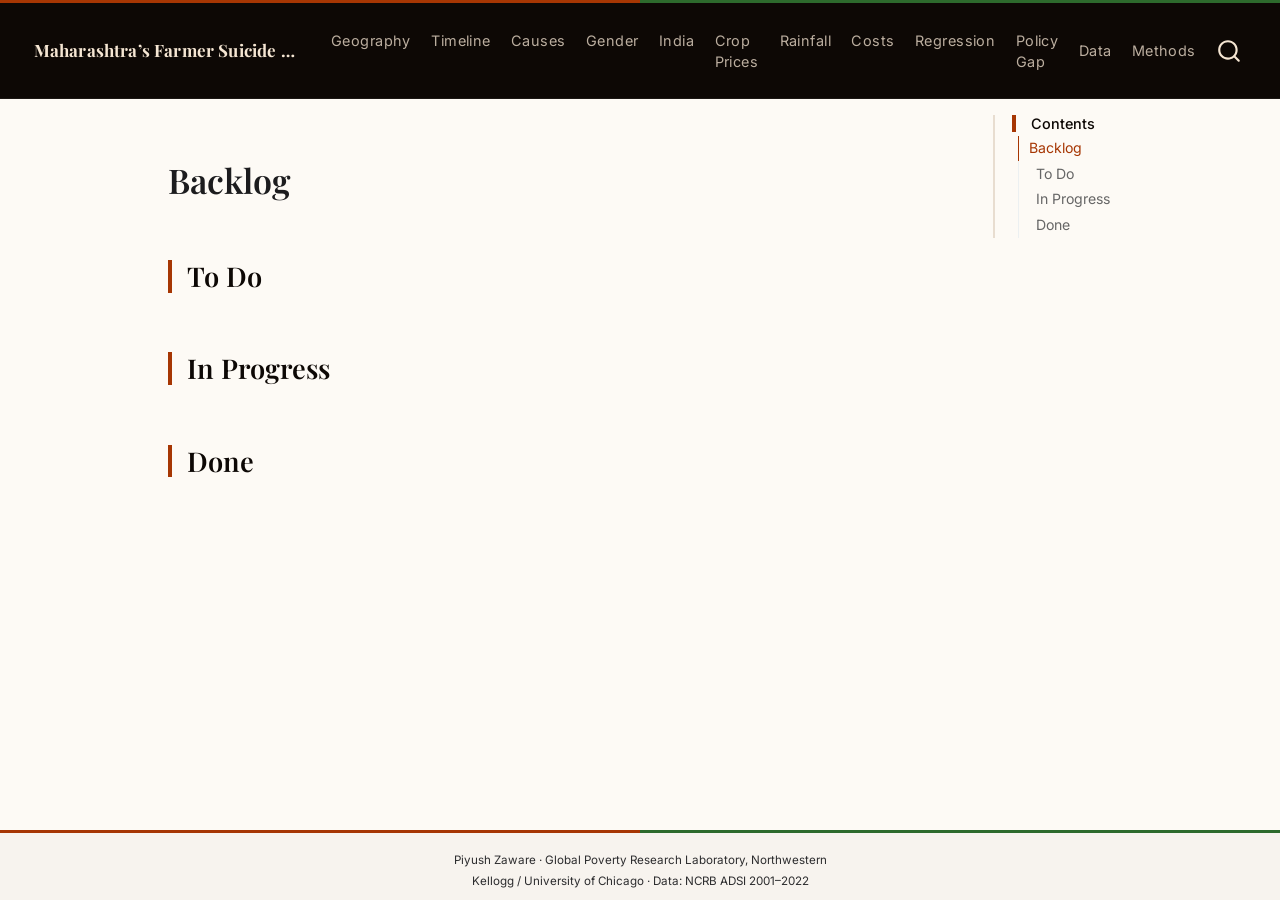
<file: docs/backlog.html>
<!DOCTYPE html>
<html xmlns="http://www.w3.org/1999/xhtml" lang="en" xml:lang="en"><head>

<meta charset="utf-8">
<meta name="generator" content="quarto-1.8.25">

<meta name="viewport" content="width=device-width, initial-scale=1.0, user-scalable=yes">


<title>backlog – Maharashtra's Farmer Suicide Crisis</title>
<style>
code{white-space: pre-wrap;}
span.smallcaps{font-variant: small-caps;}
div.columns{display: flex; gap: min(4vw, 1.5em);}
div.column{flex: auto; overflow-x: auto;}
div.hanging-indent{margin-left: 1.5em; text-indent: -1.5em;}
ul.task-list{list-style: none;}
ul.task-list li input[type="checkbox"] {
  width: 0.8em;
  margin: 0 0.8em 0.2em -1em; /* quarto-specific, see https://github.com/quarto-dev/quarto-cli/issues/4556 */ 
  vertical-align: middle;
}
</style>


<script src="site_libs/quarto-nav/quarto-nav.js"></script>
<script src="site_libs/quarto-nav/headroom.min.js"></script>
<script src="site_libs/clipboard/clipboard.min.js"></script>
<script src="site_libs/quarto-search/autocomplete.umd.js"></script>
<script src="site_libs/quarto-search/fuse.min.js"></script>
<script src="site_libs/quarto-search/quarto-search.js"></script>
<meta name="quarto:offset" content="./">
<script src="site_libs/quarto-html/quarto.js" type="module"></script>
<script src="site_libs/quarto-html/tabsets/tabsets.js" type="module"></script>
<script src="site_libs/quarto-html/axe/axe-check.js" type="module"></script>
<script src="site_libs/quarto-html/popper.min.js"></script>
<script src="site_libs/quarto-html/tippy.umd.min.js"></script>
<script src="site_libs/quarto-html/anchor.min.js"></script>
<link href="site_libs/quarto-html/tippy.css" rel="stylesheet">
<link href="site_libs/quarto-html/quarto-syntax-highlighting-7b89279ff1a6dce999919e0e67d4d9ec.css" rel="stylesheet" id="quarto-text-highlighting-styles">
<script src="site_libs/bootstrap/bootstrap.min.js"></script>
<link href="site_libs/bootstrap/bootstrap-icons.css" rel="stylesheet">
<link href="site_libs/bootstrap/bootstrap-e67590c7fa6ff1e9f34134ef362cd0c0.min.css" rel="stylesheet" append-hash="true" id="quarto-bootstrap" data-mode="light">
<script id="quarto-search-options" type="application/json">{
  "location": "navbar",
  "copy-button": false,
  "collapse-after": 3,
  "panel-placement": "end",
  "type": "overlay",
  "limit": 50,
  "keyboard-shortcut": [
    "f",
    "/",
    "s"
  ],
  "show-item-context": false,
  "language": {
    "search-no-results-text": "No results",
    "search-matching-documents-text": "matching documents",
    "search-copy-link-title": "Copy link to search",
    "search-hide-matches-text": "Hide additional matches",
    "search-more-match-text": "more match in this document",
    "search-more-matches-text": "more matches in this document",
    "search-clear-button-title": "Clear",
    "search-text-placeholder": "",
    "search-detached-cancel-button-title": "Cancel",
    "search-submit-button-title": "Submit",
    "search-label": "Search"
  }
}</script>
<style>html{ scroll-behavior: smooth; }</style>


</head>

<body class="nav-fixed quarto-light">

<div id="quarto-search-results"></div>
  <header id="quarto-header" class="headroom fixed-top">
    <nav class="navbar navbar-expand-lg " data-bs-theme="dark">
      <div class="navbar-container container-fluid">
      <div class="navbar-brand-container mx-auto">
    <a href="./index.html" class="navbar-brand navbar-brand-logo">
    </a>
    <a class="navbar-brand" href="./index.html">
    <span class="navbar-title">Maharashtra’s Farmer Suicide Crisis</span>
    </a>
  </div>
            <div id="quarto-search" class="" title="Search"></div>
          <button class="navbar-toggler" type="button" data-bs-toggle="collapse" data-bs-target="#navbarCollapse" aria-controls="navbarCollapse" role="menu" aria-expanded="false" aria-label="Toggle navigation" onclick="if (window.quartoToggleHeadroom) { window.quartoToggleHeadroom(); }">
  <span class="navbar-toggler-icon"></span>
</button>
          <div class="collapse navbar-collapse" id="navbarCollapse">
            <ul class="navbar-nav navbar-nav-scroll me-auto">
  <li class="nav-item">
    <a class="nav-link" href="./index.html#geography"> 
<span class="menu-text">Geography</span></a>
  </li>  
  <li class="nav-item">
    <a class="nav-link" href="./index.html#timeline"> 
<span class="menu-text">Timeline</span></a>
  </li>  
  <li class="nav-item">
    <a class="nav-link" href="./index.html#causes"> 
<span class="menu-text">Causes</span></a>
  </li>  
  <li class="nav-item">
    <a class="nav-link" href="./index.html#gender"> 
<span class="menu-text">Gender</span></a>
  </li>  
  <li class="nav-item">
    <a class="nav-link" href="./index.html#india"> 
<span class="menu-text">India</span></a>
  </li>  
  <li class="nav-item">
    <a class="nav-link" href="./index.html#cotton"> 
<span class="menu-text">Crop Prices</span></a>
  </li>  
  <li class="nav-item">
    <a class="nav-link" href="./index.html#rainfall"> 
<span class="menu-text">Rainfall</span></a>
  </li>  
  <li class="nav-item">
    <a class="nav-link" href="./index.html#costs"> 
<span class="menu-text">Costs</span></a>
  </li>  
  <li class="nav-item">
    <a class="nav-link" href="./index.html#regression"> 
<span class="menu-text">Regression</span></a>
  </li>  
  <li class="nav-item">
    <a class="nav-link" href="./index.html#policy"> 
<span class="menu-text">Policy Gap</span></a>
  </li>  
</ul>
            <ul class="navbar-nav navbar-nav-scroll ms-auto">
  <li class="nav-item">
    <a class="nav-link" href="./index.html#data"> 
<span class="menu-text">Data</span></a>
  </li>  
  <li class="nav-item">
    <a class="nav-link" href="./index.html#methods"> 
<span class="menu-text">Methods</span></a>
  </li>  
</ul>
          </div> <!-- /navcollapse -->
            <div class="quarto-navbar-tools">
</div>
      </div> <!-- /container-fluid -->
    </nav>
</header>
<!-- content -->
<div id="quarto-content" class="quarto-container page-columns page-rows-contents page-layout-article page-navbar">
<!-- sidebar -->
<!-- margin-sidebar -->
    <div id="quarto-margin-sidebar" class="sidebar margin-sidebar">
        <nav id="TOC" role="doc-toc" class="toc-active">
    <h2 id="toc-title">Contents</h2>
   
  <ul class="collapse">
  <li><a href="#backlog" id="toc-backlog" class="nav-link active" data-scroll-target="#backlog">Backlog</a>
  <ul class="collapse">
  <li><a href="#to-do" id="toc-to-do" class="nav-link" data-scroll-target="#to-do">To Do</a></li>
  <li><a href="#in-progress" id="toc-in-progress" class="nav-link" data-scroll-target="#in-progress">In Progress</a></li>
  <li><a href="#done" id="toc-done" class="nav-link" data-scroll-target="#done">Done</a></li>
  </ul></li>
  </ul>
</nav>
    </div>
<!-- main -->
<main class="content" id="quarto-document-content"><header id="title-block-header" class="quarto-title-block"></header>




<section id="backlog" class="level1">
<h1>Backlog</h1>
<section id="to-do" class="level2">
<h2 class="anchored" data-anchor-id="to-do">To Do</h2>
</section>
<section id="in-progress" class="level2">
<h2 class="anchored" data-anchor-id="in-progress">In Progress</h2>
</section>
<section id="done" class="level2">
<h2 class="anchored" data-anchor-id="done">Done</h2>


</section>
</section>

</main> <!-- /main -->
<script id="quarto-html-after-body" type="application/javascript">
  window.document.addEventListener("DOMContentLoaded", function (event) {
    const icon = "";
    const anchorJS = new window.AnchorJS();
    anchorJS.options = {
      placement: 'right',
      icon: icon
    };
    anchorJS.add('.anchored');
    const isCodeAnnotation = (el) => {
      for (const clz of el.classList) {
        if (clz.startsWith('code-annotation-')) {                     
          return true;
        }
      }
      return false;
    }
    const onCopySuccess = function(e) {
      // button target
      const button = e.trigger;
      // don't keep focus
      button.blur();
      // flash "checked"
      button.classList.add('code-copy-button-checked');
      var currentTitle = button.getAttribute("title");
      button.setAttribute("title", "Copied!");
      let tooltip;
      if (window.bootstrap) {
        button.setAttribute("data-bs-toggle", "tooltip");
        button.setAttribute("data-bs-placement", "left");
        button.setAttribute("data-bs-title", "Copied!");
        tooltip = new bootstrap.Tooltip(button, 
          { trigger: "manual", 
            customClass: "code-copy-button-tooltip",
            offset: [0, -8]});
        tooltip.show();    
      }
      setTimeout(function() {
        if (tooltip) {
          tooltip.hide();
          button.removeAttribute("data-bs-title");
          button.removeAttribute("data-bs-toggle");
          button.removeAttribute("data-bs-placement");
        }
        button.setAttribute("title", currentTitle);
        button.classList.remove('code-copy-button-checked');
      }, 1000);
      // clear code selection
      e.clearSelection();
    }
    const getTextToCopy = function(trigger) {
      const outerScaffold = trigger.parentElement.cloneNode(true);
      const codeEl = outerScaffold.querySelector('code');
      for (const childEl of codeEl.children) {
        if (isCodeAnnotation(childEl)) {
          childEl.remove();
        }
      }
      return codeEl.innerText;
    }
    const clipboard = new window.ClipboardJS('.code-copy-button:not([data-in-quarto-modal])', {
      text: getTextToCopy
    });
    clipboard.on('success', onCopySuccess);
    if (window.document.getElementById('quarto-embedded-source-code-modal')) {
      const clipboardModal = new window.ClipboardJS('.code-copy-button[data-in-quarto-modal]', {
        text: getTextToCopy,
        container: window.document.getElementById('quarto-embedded-source-code-modal')
      });
      clipboardModal.on('success', onCopySuccess);
    }
      var localhostRegex = new RegExp(/^(?:http|https):\/\/localhost\:?[0-9]*\//);
      var mailtoRegex = new RegExp(/^mailto:/);
        var filterRegex = new RegExp('/' + window.location.host + '/');
      var isInternal = (href) => {
          return filterRegex.test(href) || localhostRegex.test(href) || mailtoRegex.test(href);
      }
      // Inspect non-navigation links and adorn them if external
     var links = window.document.querySelectorAll('a[href]:not(.nav-link):not(.navbar-brand):not(.toc-action):not(.sidebar-link):not(.sidebar-item-toggle):not(.pagination-link):not(.no-external):not([aria-hidden]):not(.dropdown-item):not(.quarto-navigation-tool):not(.about-link)');
      for (var i=0; i<links.length; i++) {
        const link = links[i];
        if (!isInternal(link.href)) {
          // undo the damage that might have been done by quarto-nav.js in the case of
          // links that we want to consider external
          if (link.dataset.originalHref !== undefined) {
            link.href = link.dataset.originalHref;
          }
            // target, if specified
            link.setAttribute("target", "_blank");
            if (link.getAttribute("rel") === null) {
              link.setAttribute("rel", "noopener");
            }
        }
      }
    function tippyHover(el, contentFn, onTriggerFn, onUntriggerFn) {
      const config = {
        allowHTML: true,
        maxWidth: 500,
        delay: 100,
        arrow: false,
        appendTo: function(el) {
            return el.parentElement;
        },
        interactive: true,
        interactiveBorder: 10,
        theme: 'quarto',
        placement: 'bottom-start',
      };
      if (contentFn) {
        config.content = contentFn;
      }
      if (onTriggerFn) {
        config.onTrigger = onTriggerFn;
      }
      if (onUntriggerFn) {
        config.onUntrigger = onUntriggerFn;
      }
      window.tippy(el, config); 
    }
    const noterefs = window.document.querySelectorAll('a[role="doc-noteref"]');
    for (var i=0; i<noterefs.length; i++) {
      const ref = noterefs[i];
      tippyHover(ref, function() {
        // use id or data attribute instead here
        let href = ref.getAttribute('data-footnote-href') || ref.getAttribute('href');
        try { href = new URL(href).hash; } catch {}
        const id = href.replace(/^#\/?/, "");
        const note = window.document.getElementById(id);
        if (note) {
          return note.innerHTML;
        } else {
          return "";
        }
      });
    }
    const xrefs = window.document.querySelectorAll('a.quarto-xref');
    const processXRef = (id, note) => {
      // Strip column container classes
      const stripColumnClz = (el) => {
        el.classList.remove("page-full", "page-columns");
        if (el.children) {
          for (const child of el.children) {
            stripColumnClz(child);
          }
        }
      }
      stripColumnClz(note)
      if (id === null || id.startsWith('sec-')) {
        // Special case sections, only their first couple elements
        const container = document.createElement("div");
        if (note.children && note.children.length > 2) {
          container.appendChild(note.children[0].cloneNode(true));
          for (let i = 1; i < note.children.length; i++) {
            const child = note.children[i];
            if (child.tagName === "P" && child.innerText === "") {
              continue;
            } else {
              container.appendChild(child.cloneNode(true));
              break;
            }
          }
          if (window.Quarto?.typesetMath) {
            window.Quarto.typesetMath(container);
          }
          return container.innerHTML
        } else {
          if (window.Quarto?.typesetMath) {
            window.Quarto.typesetMath(note);
          }
          return note.innerHTML;
        }
      } else {
        // Remove any anchor links if they are present
        const anchorLink = note.querySelector('a.anchorjs-link');
        if (anchorLink) {
          anchorLink.remove();
        }
        if (window.Quarto?.typesetMath) {
          window.Quarto.typesetMath(note);
        }
        if (note.classList.contains("callout")) {
          return note.outerHTML;
        } else {
          return note.innerHTML;
        }
      }
    }
    for (var i=0; i<xrefs.length; i++) {
      const xref = xrefs[i];
      tippyHover(xref, undefined, function(instance) {
        instance.disable();
        let url = xref.getAttribute('href');
        let hash = undefined; 
        if (url.startsWith('#')) {
          hash = url;
        } else {
          try { hash = new URL(url).hash; } catch {}
        }
        if (hash) {
          const id = hash.replace(/^#\/?/, "");
          const note = window.document.getElementById(id);
          if (note !== null) {
            try {
              const html = processXRef(id, note.cloneNode(true));
              instance.setContent(html);
            } finally {
              instance.enable();
              instance.show();
            }
          } else {
            // See if we can fetch this
            fetch(url.split('#')[0])
            .then(res => res.text())
            .then(html => {
              const parser = new DOMParser();
              const htmlDoc = parser.parseFromString(html, "text/html");
              const note = htmlDoc.getElementById(id);
              if (note !== null) {
                const html = processXRef(id, note);
                instance.setContent(html);
              } 
            }).finally(() => {
              instance.enable();
              instance.show();
            });
          }
        } else {
          // See if we can fetch a full url (with no hash to target)
          // This is a special case and we should probably do some content thinning / targeting
          fetch(url)
          .then(res => res.text())
          .then(html => {
            const parser = new DOMParser();
            const htmlDoc = parser.parseFromString(html, "text/html");
            const note = htmlDoc.querySelector('main.content');
            if (note !== null) {
              // This should only happen for chapter cross references
              // (since there is no id in the URL)
              // remove the first header
              if (note.children.length > 0 && note.children[0].tagName === "HEADER") {
                note.children[0].remove();
              }
              const html = processXRef(null, note);
              instance.setContent(html);
            } 
          }).finally(() => {
            instance.enable();
            instance.show();
          });
        }
      }, function(instance) {
      });
    }
        let selectedAnnoteEl;
        const selectorForAnnotation = ( cell, annotation) => {
          let cellAttr = 'data-code-cell="' + cell + '"';
          let lineAttr = 'data-code-annotation="' +  annotation + '"';
          const selector = 'span[' + cellAttr + '][' + lineAttr + ']';
          return selector;
        }
        const selectCodeLines = (annoteEl) => {
          const doc = window.document;
          const targetCell = annoteEl.getAttribute("data-target-cell");
          const targetAnnotation = annoteEl.getAttribute("data-target-annotation");
          const annoteSpan = window.document.querySelector(selectorForAnnotation(targetCell, targetAnnotation));
          const lines = annoteSpan.getAttribute("data-code-lines").split(",");
          const lineIds = lines.map((line) => {
            return targetCell + "-" + line;
          })
          let top = null;
          let height = null;
          let parent = null;
          if (lineIds.length > 0) {
              //compute the position of the single el (top and bottom and make a div)
              const el = window.document.getElementById(lineIds[0]);
              top = el.offsetTop;
              height = el.offsetHeight;
              parent = el.parentElement.parentElement;
            if (lineIds.length > 1) {
              const lastEl = window.document.getElementById(lineIds[lineIds.length - 1]);
              const bottom = lastEl.offsetTop + lastEl.offsetHeight;
              height = bottom - top;
            }
            if (top !== null && height !== null && parent !== null) {
              // cook up a div (if necessary) and position it 
              let div = window.document.getElementById("code-annotation-line-highlight");
              if (div === null) {
                div = window.document.createElement("div");
                div.setAttribute("id", "code-annotation-line-highlight");
                div.style.position = 'absolute';
                parent.appendChild(div);
              }
              div.style.top = top - 2 + "px";
              div.style.height = height + 4 + "px";
              div.style.left = 0;
              let gutterDiv = window.document.getElementById("code-annotation-line-highlight-gutter");
              if (gutterDiv === null) {
                gutterDiv = window.document.createElement("div");
                gutterDiv.setAttribute("id", "code-annotation-line-highlight-gutter");
                gutterDiv.style.position = 'absolute';
                const codeCell = window.document.getElementById(targetCell);
                const gutter = codeCell.querySelector('.code-annotation-gutter');
                gutter.appendChild(gutterDiv);
              }
              gutterDiv.style.top = top - 2 + "px";
              gutterDiv.style.height = height + 4 + "px";
            }
            selectedAnnoteEl = annoteEl;
          }
        };
        const unselectCodeLines = () => {
          const elementsIds = ["code-annotation-line-highlight", "code-annotation-line-highlight-gutter"];
          elementsIds.forEach((elId) => {
            const div = window.document.getElementById(elId);
            if (div) {
              div.remove();
            }
          });
          selectedAnnoteEl = undefined;
        };
          // Handle positioning of the toggle
      window.addEventListener(
        "resize",
        throttle(() => {
          elRect = undefined;
          if (selectedAnnoteEl) {
            selectCodeLines(selectedAnnoteEl);
          }
        }, 10)
      );
      function throttle(fn, ms) {
      let throttle = false;
      let timer;
        return (...args) => {
          if(!throttle) { // first call gets through
              fn.apply(this, args);
              throttle = true;
          } else { // all the others get throttled
              if(timer) clearTimeout(timer); // cancel #2
              timer = setTimeout(() => {
                fn.apply(this, args);
                timer = throttle = false;
              }, ms);
          }
        };
      }
        // Attach click handler to the DT
        const annoteDls = window.document.querySelectorAll('dt[data-target-cell]');
        for (const annoteDlNode of annoteDls) {
          annoteDlNode.addEventListener('click', (event) => {
            const clickedEl = event.target;
            if (clickedEl !== selectedAnnoteEl) {
              unselectCodeLines();
              const activeEl = window.document.querySelector('dt[data-target-cell].code-annotation-active');
              if (activeEl) {
                activeEl.classList.remove('code-annotation-active');
              }
              selectCodeLines(clickedEl);
              clickedEl.classList.add('code-annotation-active');
            } else {
              // Unselect the line
              unselectCodeLines();
              clickedEl.classList.remove('code-annotation-active');
            }
          });
        }
    const findCites = (el) => {
      const parentEl = el.parentElement;
      if (parentEl) {
        const cites = parentEl.dataset.cites;
        if (cites) {
          return {
            el,
            cites: cites.split(' ')
          };
        } else {
          return findCites(el.parentElement)
        }
      } else {
        return undefined;
      }
    };
    var bibliorefs = window.document.querySelectorAll('a[role="doc-biblioref"]');
    for (var i=0; i<bibliorefs.length; i++) {
      const ref = bibliorefs[i];
      const citeInfo = findCites(ref);
      if (citeInfo) {
        tippyHover(citeInfo.el, function() {
          var popup = window.document.createElement('div');
          citeInfo.cites.forEach(function(cite) {
            var citeDiv = window.document.createElement('div');
            citeDiv.classList.add('hanging-indent');
            citeDiv.classList.add('csl-entry');
            var biblioDiv = window.document.getElementById('ref-' + cite);
            if (biblioDiv) {
              citeDiv.innerHTML = biblioDiv.innerHTML;
            }
            popup.appendChild(citeDiv);
          });
          return popup.innerHTML;
        });
      }
    }
  });
  </script>
</div> <!-- /content -->
<footer class="footer">
  <div class="nav-footer">
    <div class="nav-footer-left">
      &nbsp;
    </div>   
    <div class="nav-footer-center">
<p>Piyush Zaware · Global Poverty Research Laboratory, Northwestern Kellogg / University of Chicago · Data: NCRB ADSI 2001–2022</p>
</div>
    <div class="nav-footer-right">
      &nbsp;
    </div>
  </div>
</footer>




<script src="site_libs/quarto-html/zenscroll-min.js"></script>
</body></html>
</file>
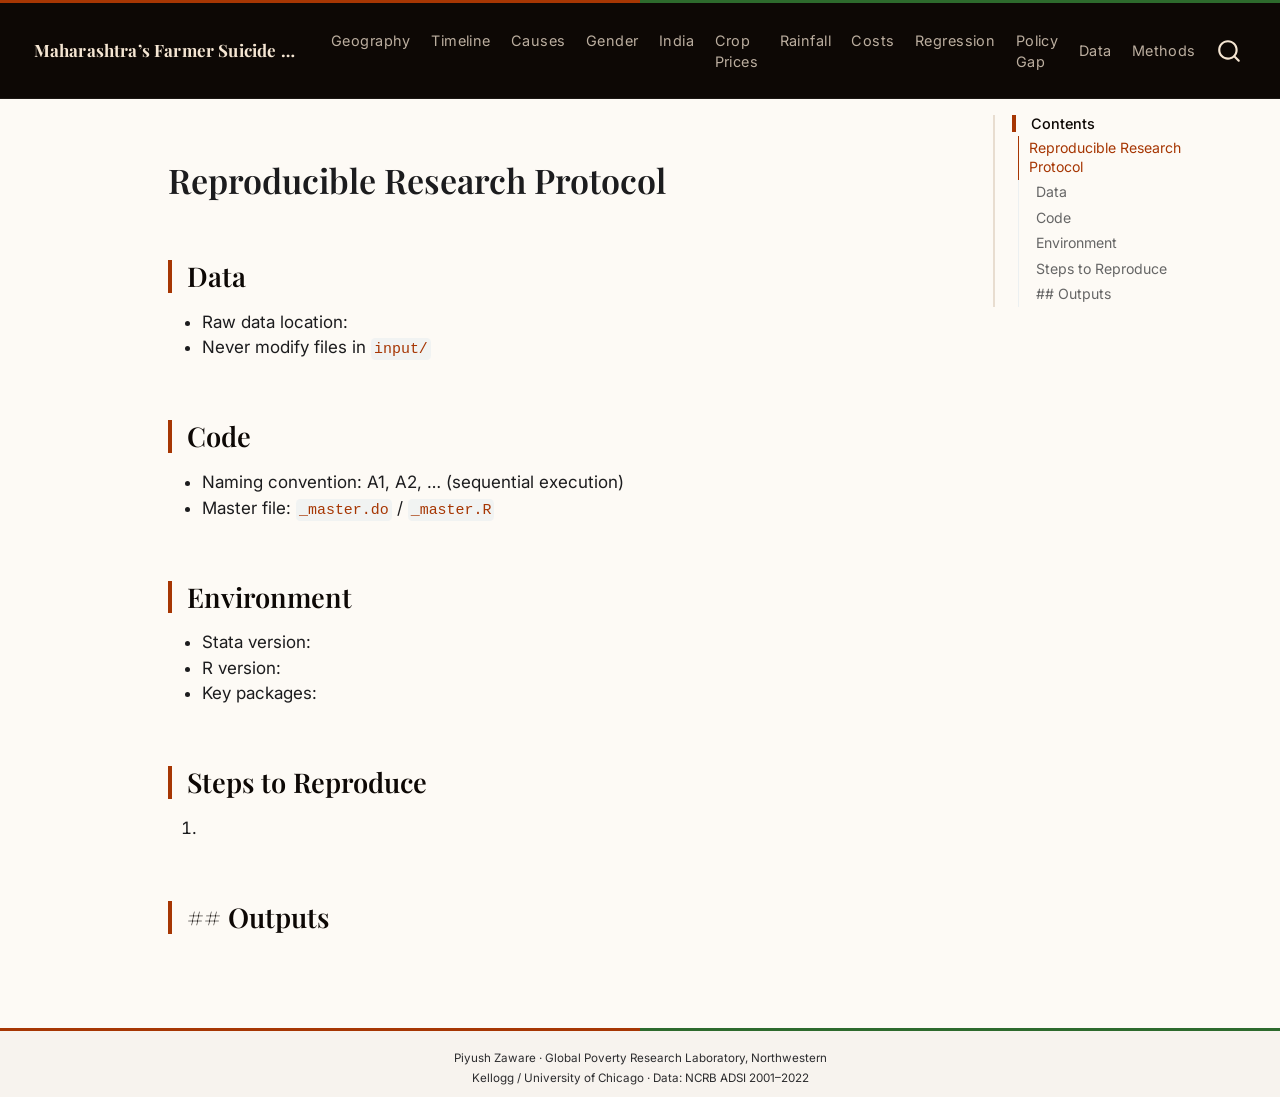
<file: docs/reproducible_research_protocol.html>
<!DOCTYPE html>
<html xmlns="http://www.w3.org/1999/xhtml" lang="en" xml:lang="en"><head>

<meta charset="utf-8">
<meta name="generator" content="quarto-1.8.25">

<meta name="viewport" content="width=device-width, initial-scale=1.0, user-scalable=yes">


<title>reproducible_research_protocol – Maharashtra's Farmer Suicide Crisis</title>
<style>
code{white-space: pre-wrap;}
span.smallcaps{font-variant: small-caps;}
div.columns{display: flex; gap: min(4vw, 1.5em);}
div.column{flex: auto; overflow-x: auto;}
div.hanging-indent{margin-left: 1.5em; text-indent: -1.5em;}
ul.task-list{list-style: none;}
ul.task-list li input[type="checkbox"] {
  width: 0.8em;
  margin: 0 0.8em 0.2em -1em; /* quarto-specific, see https://github.com/quarto-dev/quarto-cli/issues/4556 */ 
  vertical-align: middle;
}
</style>


<script src="site_libs/quarto-nav/quarto-nav.js"></script>
<script src="site_libs/quarto-nav/headroom.min.js"></script>
<script src="site_libs/clipboard/clipboard.min.js"></script>
<script src="site_libs/quarto-search/autocomplete.umd.js"></script>
<script src="site_libs/quarto-search/fuse.min.js"></script>
<script src="site_libs/quarto-search/quarto-search.js"></script>
<meta name="quarto:offset" content="./">
<script src="site_libs/quarto-html/quarto.js" type="module"></script>
<script src="site_libs/quarto-html/tabsets/tabsets.js" type="module"></script>
<script src="site_libs/quarto-html/axe/axe-check.js" type="module"></script>
<script src="site_libs/quarto-html/popper.min.js"></script>
<script src="site_libs/quarto-html/tippy.umd.min.js"></script>
<script src="site_libs/quarto-html/anchor.min.js"></script>
<link href="site_libs/quarto-html/tippy.css" rel="stylesheet">
<link href="site_libs/quarto-html/quarto-syntax-highlighting-7b89279ff1a6dce999919e0e67d4d9ec.css" rel="stylesheet" id="quarto-text-highlighting-styles">
<script src="site_libs/bootstrap/bootstrap.min.js"></script>
<link href="site_libs/bootstrap/bootstrap-icons.css" rel="stylesheet">
<link href="site_libs/bootstrap/bootstrap-e67590c7fa6ff1e9f34134ef362cd0c0.min.css" rel="stylesheet" append-hash="true" id="quarto-bootstrap" data-mode="light">
<script id="quarto-search-options" type="application/json">{
  "location": "navbar",
  "copy-button": false,
  "collapse-after": 3,
  "panel-placement": "end",
  "type": "overlay",
  "limit": 50,
  "keyboard-shortcut": [
    "f",
    "/",
    "s"
  ],
  "show-item-context": false,
  "language": {
    "search-no-results-text": "No results",
    "search-matching-documents-text": "matching documents",
    "search-copy-link-title": "Copy link to search",
    "search-hide-matches-text": "Hide additional matches",
    "search-more-match-text": "more match in this document",
    "search-more-matches-text": "more matches in this document",
    "search-clear-button-title": "Clear",
    "search-text-placeholder": "",
    "search-detached-cancel-button-title": "Cancel",
    "search-submit-button-title": "Submit",
    "search-label": "Search"
  }
}</script>
<style>html{ scroll-behavior: smooth; }</style>


</head>

<body class="nav-fixed quarto-light">

<div id="quarto-search-results"></div>
  <header id="quarto-header" class="headroom fixed-top">
    <nav class="navbar navbar-expand-lg " data-bs-theme="dark">
      <div class="navbar-container container-fluid">
      <div class="navbar-brand-container mx-auto">
    <a href="./index.html" class="navbar-brand navbar-brand-logo">
    </a>
    <a class="navbar-brand" href="./index.html">
    <span class="navbar-title">Maharashtra’s Farmer Suicide Crisis</span>
    </a>
  </div>
            <div id="quarto-search" class="" title="Search"></div>
          <button class="navbar-toggler" type="button" data-bs-toggle="collapse" data-bs-target="#navbarCollapse" aria-controls="navbarCollapse" role="menu" aria-expanded="false" aria-label="Toggle navigation" onclick="if (window.quartoToggleHeadroom) { window.quartoToggleHeadroom(); }">
  <span class="navbar-toggler-icon"></span>
</button>
          <div class="collapse navbar-collapse" id="navbarCollapse">
            <ul class="navbar-nav navbar-nav-scroll me-auto">
  <li class="nav-item">
    <a class="nav-link" href="./index.html#geography"> 
<span class="menu-text">Geography</span></a>
  </li>  
  <li class="nav-item">
    <a class="nav-link" href="./index.html#timeline"> 
<span class="menu-text">Timeline</span></a>
  </li>  
  <li class="nav-item">
    <a class="nav-link" href="./index.html#causes"> 
<span class="menu-text">Causes</span></a>
  </li>  
  <li class="nav-item">
    <a class="nav-link" href="./index.html#gender"> 
<span class="menu-text">Gender</span></a>
  </li>  
  <li class="nav-item">
    <a class="nav-link" href="./index.html#india"> 
<span class="menu-text">India</span></a>
  </li>  
  <li class="nav-item">
    <a class="nav-link" href="./index.html#cotton"> 
<span class="menu-text">Crop Prices</span></a>
  </li>  
  <li class="nav-item">
    <a class="nav-link" href="./index.html#rainfall"> 
<span class="menu-text">Rainfall</span></a>
  </li>  
  <li class="nav-item">
    <a class="nav-link" href="./index.html#costs"> 
<span class="menu-text">Costs</span></a>
  </li>  
  <li class="nav-item">
    <a class="nav-link" href="./index.html#regression"> 
<span class="menu-text">Regression</span></a>
  </li>  
  <li class="nav-item">
    <a class="nav-link" href="./index.html#policy"> 
<span class="menu-text">Policy Gap</span></a>
  </li>  
</ul>
            <ul class="navbar-nav navbar-nav-scroll ms-auto">
  <li class="nav-item">
    <a class="nav-link" href="./index.html#data"> 
<span class="menu-text">Data</span></a>
  </li>  
  <li class="nav-item">
    <a class="nav-link" href="./index.html#methods"> 
<span class="menu-text">Methods</span></a>
  </li>  
</ul>
          </div> <!-- /navcollapse -->
            <div class="quarto-navbar-tools">
</div>
      </div> <!-- /container-fluid -->
    </nav>
</header>
<!-- content -->
<div id="quarto-content" class="quarto-container page-columns page-rows-contents page-layout-article page-navbar">
<!-- sidebar -->
<!-- margin-sidebar -->
    <div id="quarto-margin-sidebar" class="sidebar margin-sidebar">
        <nav id="TOC" role="doc-toc" class="toc-active">
    <h2 id="toc-title">Contents</h2>
   
  <ul class="collapse">
  <li><a href="#reproducible-research-protocol" id="toc-reproducible-research-protocol" class="nav-link active" data-scroll-target="#reproducible-research-protocol">Reproducible Research Protocol</a>
  <ul class="collapse">
  <li><a href="#data" id="toc-data" class="nav-link" data-scroll-target="#data">Data</a></li>
  <li><a href="#code" id="toc-code" class="nav-link" data-scroll-target="#code">Code</a></li>
  <li><a href="#environment" id="toc-environment" class="nav-link" data-scroll-target="#environment">Environment</a></li>
  <li><a href="#steps-to-reproduce" id="toc-steps-to-reproduce" class="nav-link" data-scroll-target="#steps-to-reproduce">Steps to Reproduce</a></li>
  <li><a href="#outputs" id="toc-outputs" class="nav-link" data-scroll-target="#outputs">## Outputs</a></li>
  </ul></li>
  </ul>
</nav>
    </div>
<!-- main -->
<main class="content" id="quarto-document-content"><header id="title-block-header" class="quarto-title-block"></header>




<section id="reproducible-research-protocol" class="level1">
<h1>Reproducible Research Protocol</h1>
<section id="data" class="level2">
<h2 class="anchored" data-anchor-id="data">Data</h2>
<ul>
<li>Raw data location:</li>
<li>Never modify files in <code>input/</code></li>
</ul>
</section>
<section id="code" class="level2">
<h2 class="anchored" data-anchor-id="code">Code</h2>
<ul>
<li>Naming convention: A1, A2, … (sequential execution)</li>
<li>Master file: <code>_master.do</code> / <code>_master.R</code></li>
</ul>
</section>
<section id="environment" class="level2">
<h2 class="anchored" data-anchor-id="environment">Environment</h2>
<ul>
<li>Stata version:</li>
<li>R version:</li>
<li>Key packages:</li>
</ul>
</section>
<section id="steps-to-reproduce" class="level2">
<h2 class="anchored" data-anchor-id="steps-to-reproduce">Steps to Reproduce</h2>
<ol type="1">
<li></li>
</ol>
</section>
<section id="outputs" class="level2">
<h2 class="anchored" data-anchor-id="outputs">## Outputs</h2>


</section>
</section>

</main> <!-- /main -->
<script id="quarto-html-after-body" type="application/javascript">
  window.document.addEventListener("DOMContentLoaded", function (event) {
    const icon = "";
    const anchorJS = new window.AnchorJS();
    anchorJS.options = {
      placement: 'right',
      icon: icon
    };
    anchorJS.add('.anchored');
    const isCodeAnnotation = (el) => {
      for (const clz of el.classList) {
        if (clz.startsWith('code-annotation-')) {                     
          return true;
        }
      }
      return false;
    }
    const onCopySuccess = function(e) {
      // button target
      const button = e.trigger;
      // don't keep focus
      button.blur();
      // flash "checked"
      button.classList.add('code-copy-button-checked');
      var currentTitle = button.getAttribute("title");
      button.setAttribute("title", "Copied!");
      let tooltip;
      if (window.bootstrap) {
        button.setAttribute("data-bs-toggle", "tooltip");
        button.setAttribute("data-bs-placement", "left");
        button.setAttribute("data-bs-title", "Copied!");
        tooltip = new bootstrap.Tooltip(button, 
          { trigger: "manual", 
            customClass: "code-copy-button-tooltip",
            offset: [0, -8]});
        tooltip.show();    
      }
      setTimeout(function() {
        if (tooltip) {
          tooltip.hide();
          button.removeAttribute("data-bs-title");
          button.removeAttribute("data-bs-toggle");
          button.removeAttribute("data-bs-placement");
        }
        button.setAttribute("title", currentTitle);
        button.classList.remove('code-copy-button-checked');
      }, 1000);
      // clear code selection
      e.clearSelection();
    }
    const getTextToCopy = function(trigger) {
      const outerScaffold = trigger.parentElement.cloneNode(true);
      const codeEl = outerScaffold.querySelector('code');
      for (const childEl of codeEl.children) {
        if (isCodeAnnotation(childEl)) {
          childEl.remove();
        }
      }
      return codeEl.innerText;
    }
    const clipboard = new window.ClipboardJS('.code-copy-button:not([data-in-quarto-modal])', {
      text: getTextToCopy
    });
    clipboard.on('success', onCopySuccess);
    if (window.document.getElementById('quarto-embedded-source-code-modal')) {
      const clipboardModal = new window.ClipboardJS('.code-copy-button[data-in-quarto-modal]', {
        text: getTextToCopy,
        container: window.document.getElementById('quarto-embedded-source-code-modal')
      });
      clipboardModal.on('success', onCopySuccess);
    }
      var localhostRegex = new RegExp(/^(?:http|https):\/\/localhost\:?[0-9]*\//);
      var mailtoRegex = new RegExp(/^mailto:/);
        var filterRegex = new RegExp('/' + window.location.host + '/');
      var isInternal = (href) => {
          return filterRegex.test(href) || localhostRegex.test(href) || mailtoRegex.test(href);
      }
      // Inspect non-navigation links and adorn them if external
     var links = window.document.querySelectorAll('a[href]:not(.nav-link):not(.navbar-brand):not(.toc-action):not(.sidebar-link):not(.sidebar-item-toggle):not(.pagination-link):not(.no-external):not([aria-hidden]):not(.dropdown-item):not(.quarto-navigation-tool):not(.about-link)');
      for (var i=0; i<links.length; i++) {
        const link = links[i];
        if (!isInternal(link.href)) {
          // undo the damage that might have been done by quarto-nav.js in the case of
          // links that we want to consider external
          if (link.dataset.originalHref !== undefined) {
            link.href = link.dataset.originalHref;
          }
            // target, if specified
            link.setAttribute("target", "_blank");
            if (link.getAttribute("rel") === null) {
              link.setAttribute("rel", "noopener");
            }
        }
      }
    function tippyHover(el, contentFn, onTriggerFn, onUntriggerFn) {
      const config = {
        allowHTML: true,
        maxWidth: 500,
        delay: 100,
        arrow: false,
        appendTo: function(el) {
            return el.parentElement;
        },
        interactive: true,
        interactiveBorder: 10,
        theme: 'quarto',
        placement: 'bottom-start',
      };
      if (contentFn) {
        config.content = contentFn;
      }
      if (onTriggerFn) {
        config.onTrigger = onTriggerFn;
      }
      if (onUntriggerFn) {
        config.onUntrigger = onUntriggerFn;
      }
      window.tippy(el, config); 
    }
    const noterefs = window.document.querySelectorAll('a[role="doc-noteref"]');
    for (var i=0; i<noterefs.length; i++) {
      const ref = noterefs[i];
      tippyHover(ref, function() {
        // use id or data attribute instead here
        let href = ref.getAttribute('data-footnote-href') || ref.getAttribute('href');
        try { href = new URL(href).hash; } catch {}
        const id = href.replace(/^#\/?/, "");
        const note = window.document.getElementById(id);
        if (note) {
          return note.innerHTML;
        } else {
          return "";
        }
      });
    }
    const xrefs = window.document.querySelectorAll('a.quarto-xref');
    const processXRef = (id, note) => {
      // Strip column container classes
      const stripColumnClz = (el) => {
        el.classList.remove("page-full", "page-columns");
        if (el.children) {
          for (const child of el.children) {
            stripColumnClz(child);
          }
        }
      }
      stripColumnClz(note)
      if (id === null || id.startsWith('sec-')) {
        // Special case sections, only their first couple elements
        const container = document.createElement("div");
        if (note.children && note.children.length > 2) {
          container.appendChild(note.children[0].cloneNode(true));
          for (let i = 1; i < note.children.length; i++) {
            const child = note.children[i];
            if (child.tagName === "P" && child.innerText === "") {
              continue;
            } else {
              container.appendChild(child.cloneNode(true));
              break;
            }
          }
          if (window.Quarto?.typesetMath) {
            window.Quarto.typesetMath(container);
          }
          return container.innerHTML
        } else {
          if (window.Quarto?.typesetMath) {
            window.Quarto.typesetMath(note);
          }
          return note.innerHTML;
        }
      } else {
        // Remove any anchor links if they are present
        const anchorLink = note.querySelector('a.anchorjs-link');
        if (anchorLink) {
          anchorLink.remove();
        }
        if (window.Quarto?.typesetMath) {
          window.Quarto.typesetMath(note);
        }
        if (note.classList.contains("callout")) {
          return note.outerHTML;
        } else {
          return note.innerHTML;
        }
      }
    }
    for (var i=0; i<xrefs.length; i++) {
      const xref = xrefs[i];
      tippyHover(xref, undefined, function(instance) {
        instance.disable();
        let url = xref.getAttribute('href');
        let hash = undefined; 
        if (url.startsWith('#')) {
          hash = url;
        } else {
          try { hash = new URL(url).hash; } catch {}
        }
        if (hash) {
          const id = hash.replace(/^#\/?/, "");
          const note = window.document.getElementById(id);
          if (note !== null) {
            try {
              const html = processXRef(id, note.cloneNode(true));
              instance.setContent(html);
            } finally {
              instance.enable();
              instance.show();
            }
          } else {
            // See if we can fetch this
            fetch(url.split('#')[0])
            .then(res => res.text())
            .then(html => {
              const parser = new DOMParser();
              const htmlDoc = parser.parseFromString(html, "text/html");
              const note = htmlDoc.getElementById(id);
              if (note !== null) {
                const html = processXRef(id, note);
                instance.setContent(html);
              } 
            }).finally(() => {
              instance.enable();
              instance.show();
            });
          }
        } else {
          // See if we can fetch a full url (with no hash to target)
          // This is a special case and we should probably do some content thinning / targeting
          fetch(url)
          .then(res => res.text())
          .then(html => {
            const parser = new DOMParser();
            const htmlDoc = parser.parseFromString(html, "text/html");
            const note = htmlDoc.querySelector('main.content');
            if (note !== null) {
              // This should only happen for chapter cross references
              // (since there is no id in the URL)
              // remove the first header
              if (note.children.length > 0 && note.children[0].tagName === "HEADER") {
                note.children[0].remove();
              }
              const html = processXRef(null, note);
              instance.setContent(html);
            } 
          }).finally(() => {
            instance.enable();
            instance.show();
          });
        }
      }, function(instance) {
      });
    }
        let selectedAnnoteEl;
        const selectorForAnnotation = ( cell, annotation) => {
          let cellAttr = 'data-code-cell="' + cell + '"';
          let lineAttr = 'data-code-annotation="' +  annotation + '"';
          const selector = 'span[' + cellAttr + '][' + lineAttr + ']';
          return selector;
        }
        const selectCodeLines = (annoteEl) => {
          const doc = window.document;
          const targetCell = annoteEl.getAttribute("data-target-cell");
          const targetAnnotation = annoteEl.getAttribute("data-target-annotation");
          const annoteSpan = window.document.querySelector(selectorForAnnotation(targetCell, targetAnnotation));
          const lines = annoteSpan.getAttribute("data-code-lines").split(",");
          const lineIds = lines.map((line) => {
            return targetCell + "-" + line;
          })
          let top = null;
          let height = null;
          let parent = null;
          if (lineIds.length > 0) {
              //compute the position of the single el (top and bottom and make a div)
              const el = window.document.getElementById(lineIds[0]);
              top = el.offsetTop;
              height = el.offsetHeight;
              parent = el.parentElement.parentElement;
            if (lineIds.length > 1) {
              const lastEl = window.document.getElementById(lineIds[lineIds.length - 1]);
              const bottom = lastEl.offsetTop + lastEl.offsetHeight;
              height = bottom - top;
            }
            if (top !== null && height !== null && parent !== null) {
              // cook up a div (if necessary) and position it 
              let div = window.document.getElementById("code-annotation-line-highlight");
              if (div === null) {
                div = window.document.createElement("div");
                div.setAttribute("id", "code-annotation-line-highlight");
                div.style.position = 'absolute';
                parent.appendChild(div);
              }
              div.style.top = top - 2 + "px";
              div.style.height = height + 4 + "px";
              div.style.left = 0;
              let gutterDiv = window.document.getElementById("code-annotation-line-highlight-gutter");
              if (gutterDiv === null) {
                gutterDiv = window.document.createElement("div");
                gutterDiv.setAttribute("id", "code-annotation-line-highlight-gutter");
                gutterDiv.style.position = 'absolute';
                const codeCell = window.document.getElementById(targetCell);
                const gutter = codeCell.querySelector('.code-annotation-gutter');
                gutter.appendChild(gutterDiv);
              }
              gutterDiv.style.top = top - 2 + "px";
              gutterDiv.style.height = height + 4 + "px";
            }
            selectedAnnoteEl = annoteEl;
          }
        };
        const unselectCodeLines = () => {
          const elementsIds = ["code-annotation-line-highlight", "code-annotation-line-highlight-gutter"];
          elementsIds.forEach((elId) => {
            const div = window.document.getElementById(elId);
            if (div) {
              div.remove();
            }
          });
          selectedAnnoteEl = undefined;
        };
          // Handle positioning of the toggle
      window.addEventListener(
        "resize",
        throttle(() => {
          elRect = undefined;
          if (selectedAnnoteEl) {
            selectCodeLines(selectedAnnoteEl);
          }
        }, 10)
      );
      function throttle(fn, ms) {
      let throttle = false;
      let timer;
        return (...args) => {
          if(!throttle) { // first call gets through
              fn.apply(this, args);
              throttle = true;
          } else { // all the others get throttled
              if(timer) clearTimeout(timer); // cancel #2
              timer = setTimeout(() => {
                fn.apply(this, args);
                timer = throttle = false;
              }, ms);
          }
        };
      }
        // Attach click handler to the DT
        const annoteDls = window.document.querySelectorAll('dt[data-target-cell]');
        for (const annoteDlNode of annoteDls) {
          annoteDlNode.addEventListener('click', (event) => {
            const clickedEl = event.target;
            if (clickedEl !== selectedAnnoteEl) {
              unselectCodeLines();
              const activeEl = window.document.querySelector('dt[data-target-cell].code-annotation-active');
              if (activeEl) {
                activeEl.classList.remove('code-annotation-active');
              }
              selectCodeLines(clickedEl);
              clickedEl.classList.add('code-annotation-active');
            } else {
              // Unselect the line
              unselectCodeLines();
              clickedEl.classList.remove('code-annotation-active');
            }
          });
        }
    const findCites = (el) => {
      const parentEl = el.parentElement;
      if (parentEl) {
        const cites = parentEl.dataset.cites;
        if (cites) {
          return {
            el,
            cites: cites.split(' ')
          };
        } else {
          return findCites(el.parentElement)
        }
      } else {
        return undefined;
      }
    };
    var bibliorefs = window.document.querySelectorAll('a[role="doc-biblioref"]');
    for (var i=0; i<bibliorefs.length; i++) {
      const ref = bibliorefs[i];
      const citeInfo = findCites(ref);
      if (citeInfo) {
        tippyHover(citeInfo.el, function() {
          var popup = window.document.createElement('div');
          citeInfo.cites.forEach(function(cite) {
            var citeDiv = window.document.createElement('div');
            citeDiv.classList.add('hanging-indent');
            citeDiv.classList.add('csl-entry');
            var biblioDiv = window.document.getElementById('ref-' + cite);
            if (biblioDiv) {
              citeDiv.innerHTML = biblioDiv.innerHTML;
            }
            popup.appendChild(citeDiv);
          });
          return popup.innerHTML;
        });
      }
    }
  });
  </script>
</div> <!-- /content -->
<footer class="footer">
  <div class="nav-footer">
    <div class="nav-footer-left">
      &nbsp;
    </div>   
    <div class="nav-footer-center">
<p>Piyush Zaware · Global Poverty Research Laboratory, Northwestern Kellogg / University of Chicago · Data: NCRB ADSI 2001–2022</p>
</div>
    <div class="nav-footer-right">
      &nbsp;
    </div>
  </div>
</footer>




<script src="site_libs/quarto-html/zenscroll-min.js"></script>
</body></html>
</file>
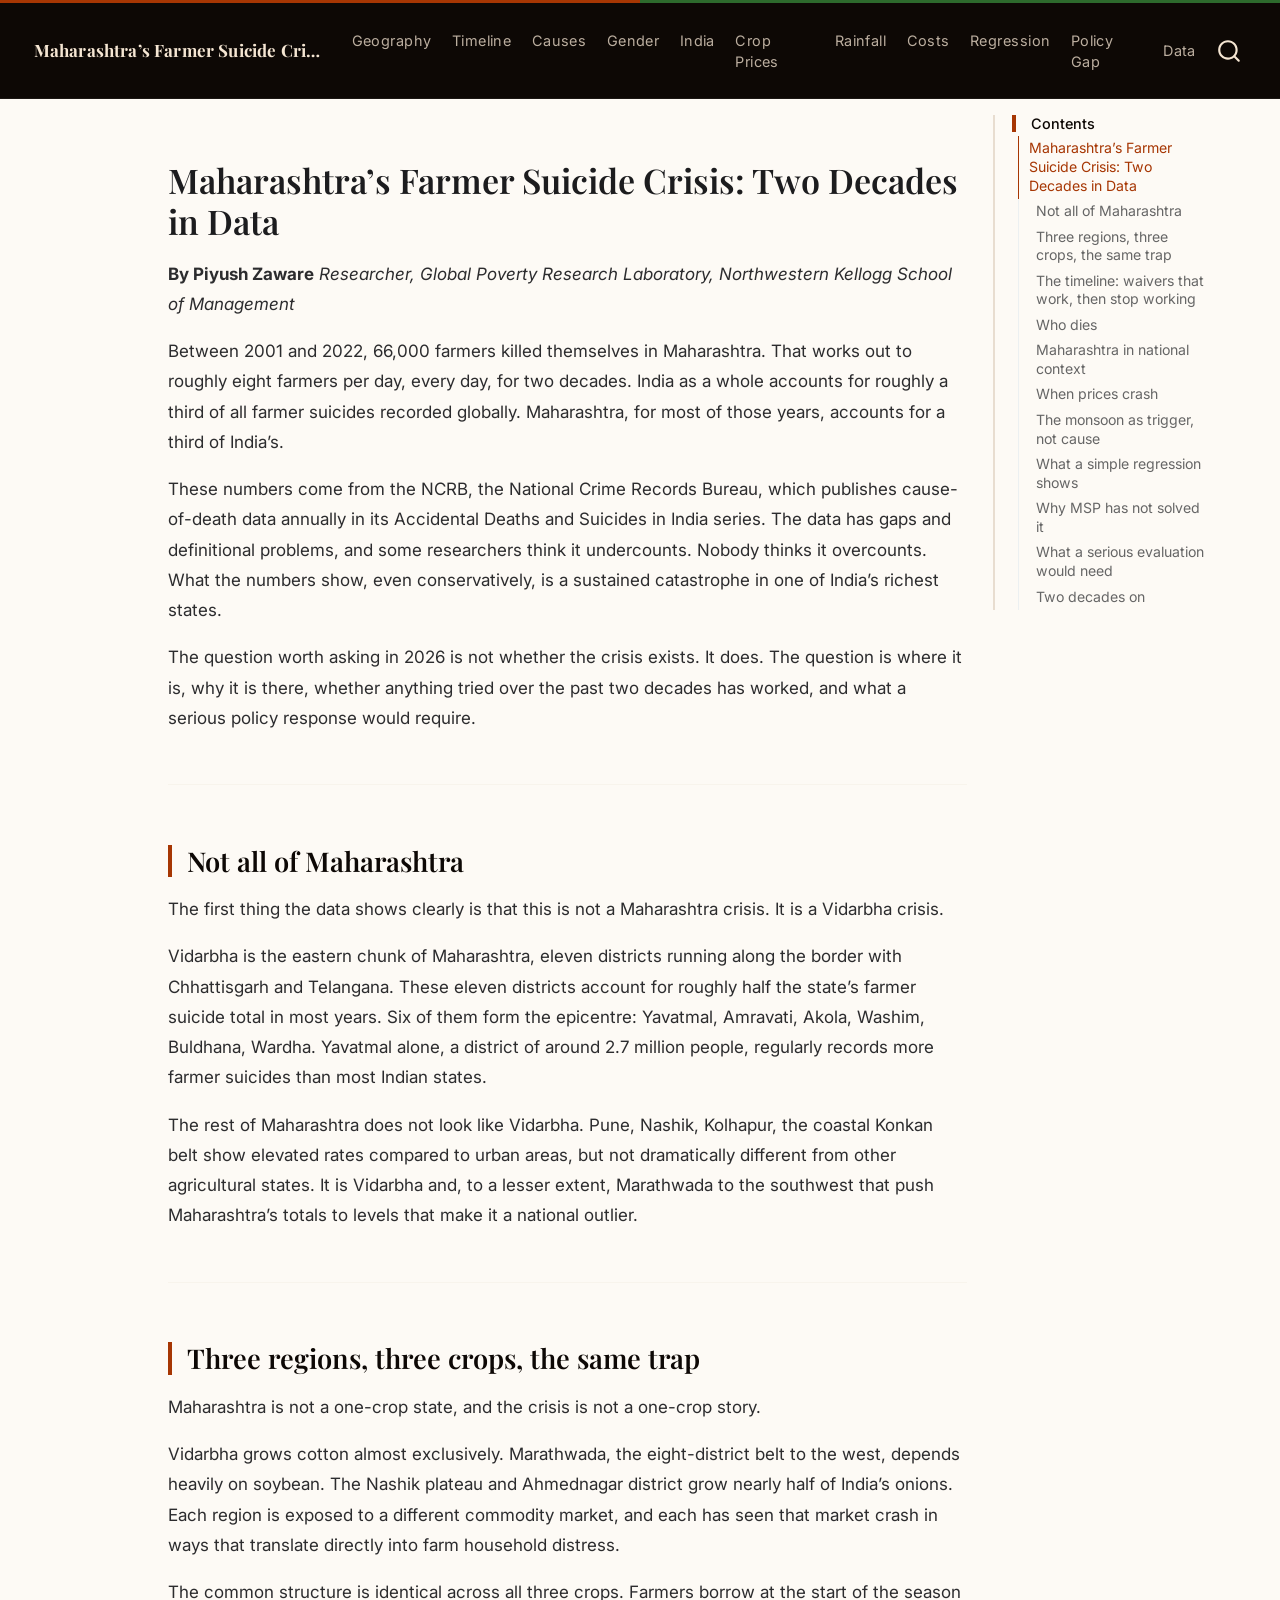
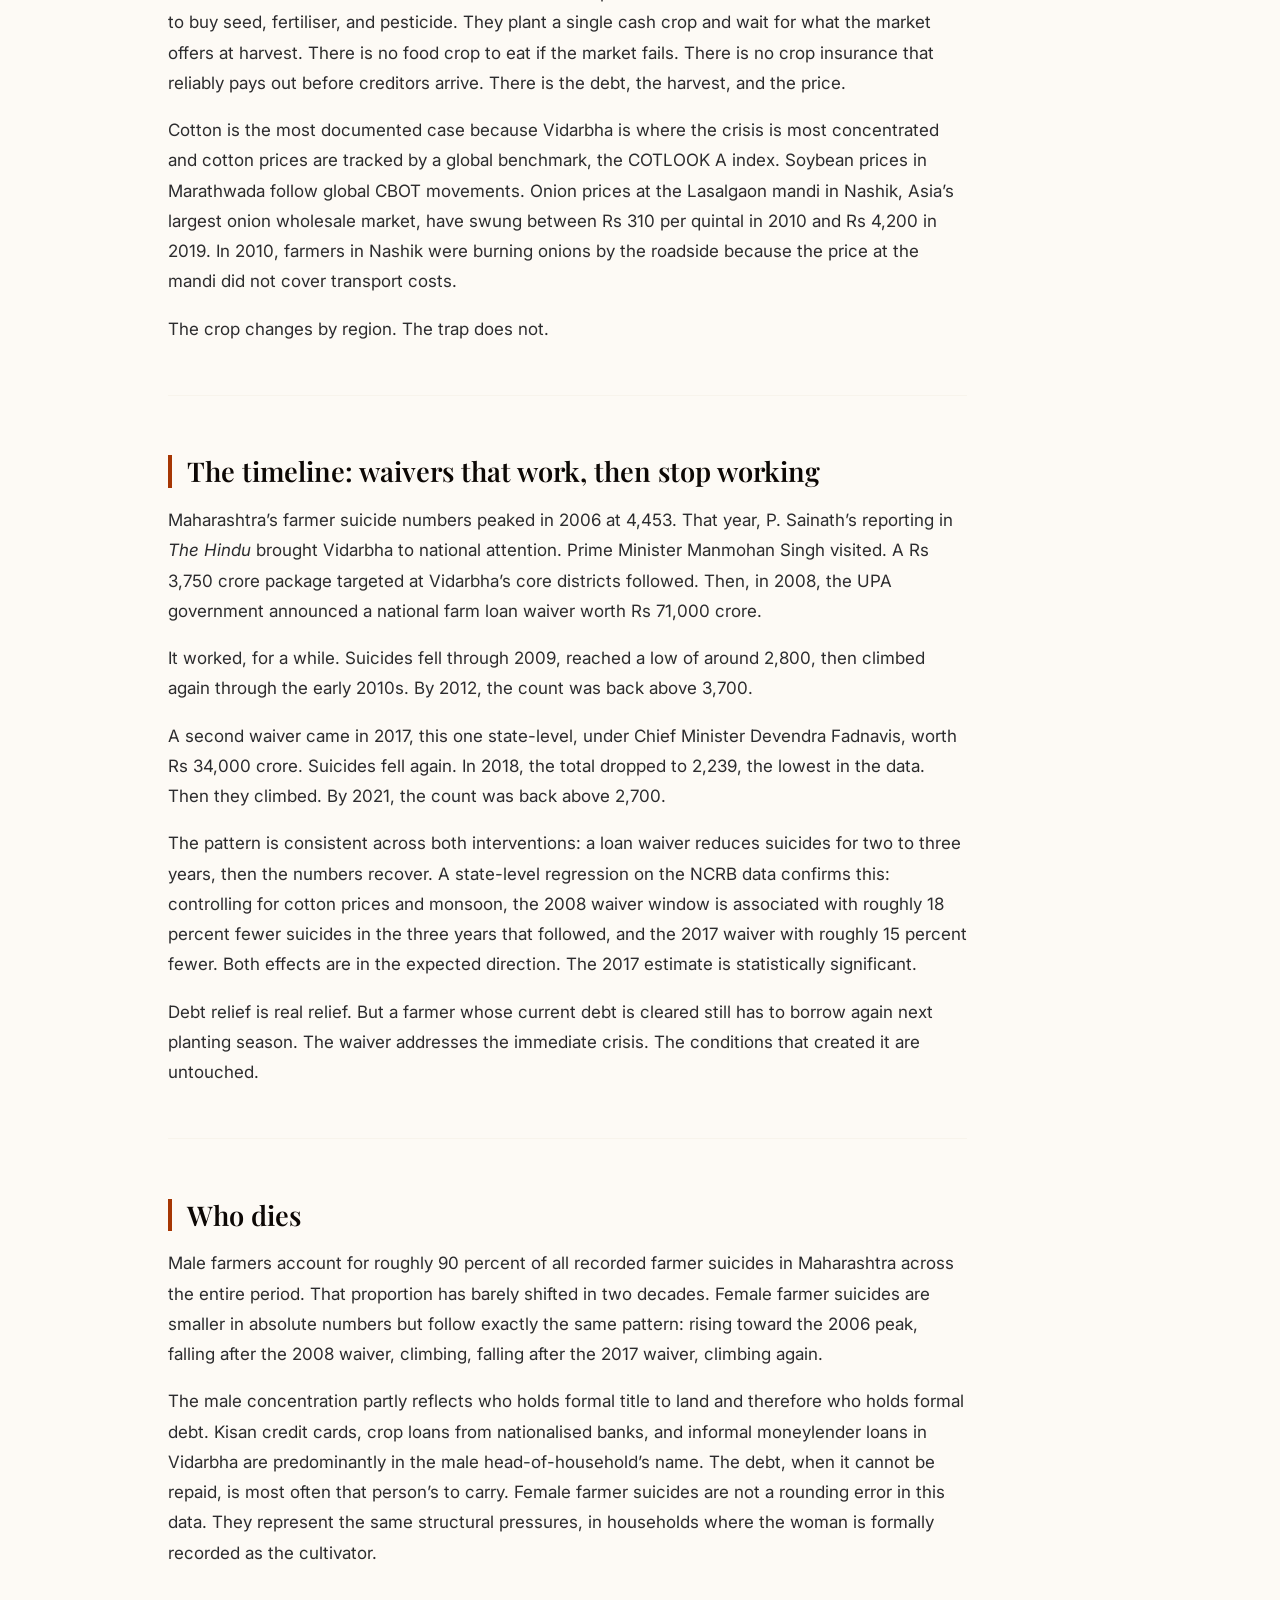
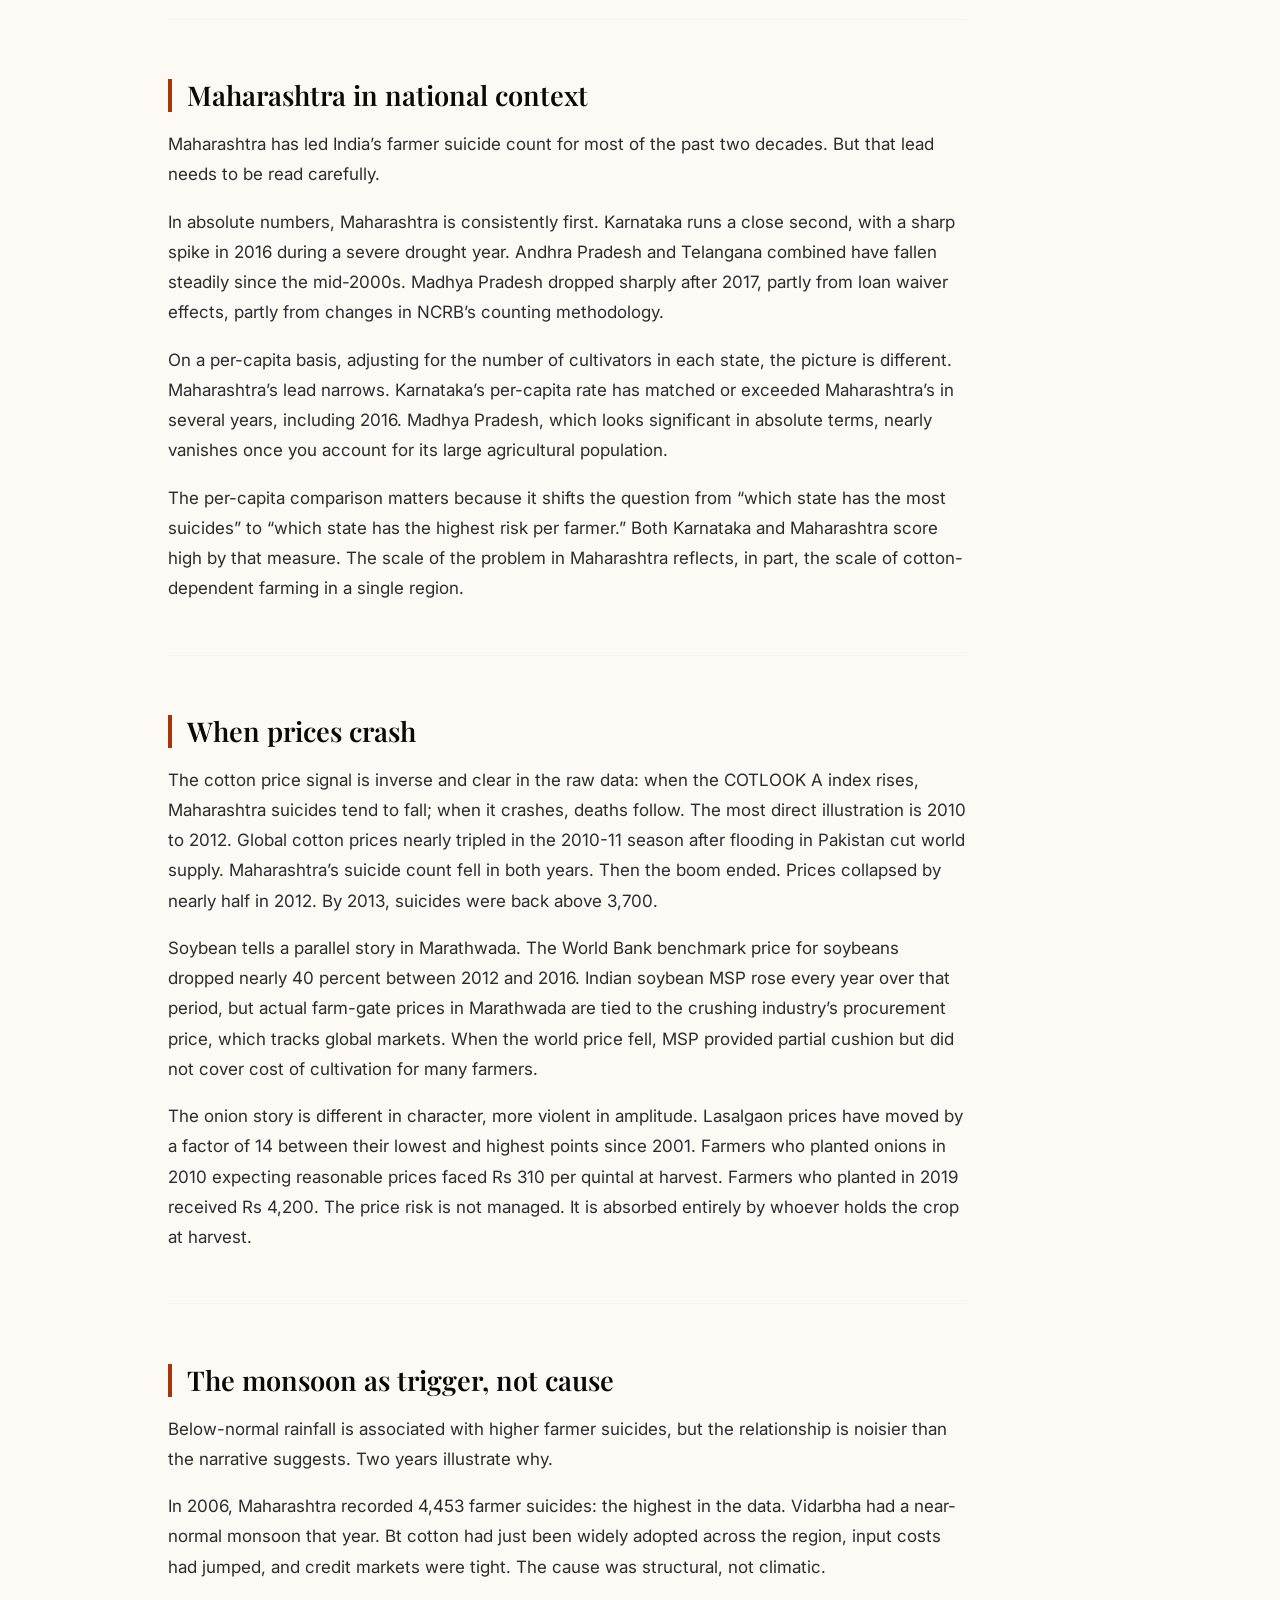
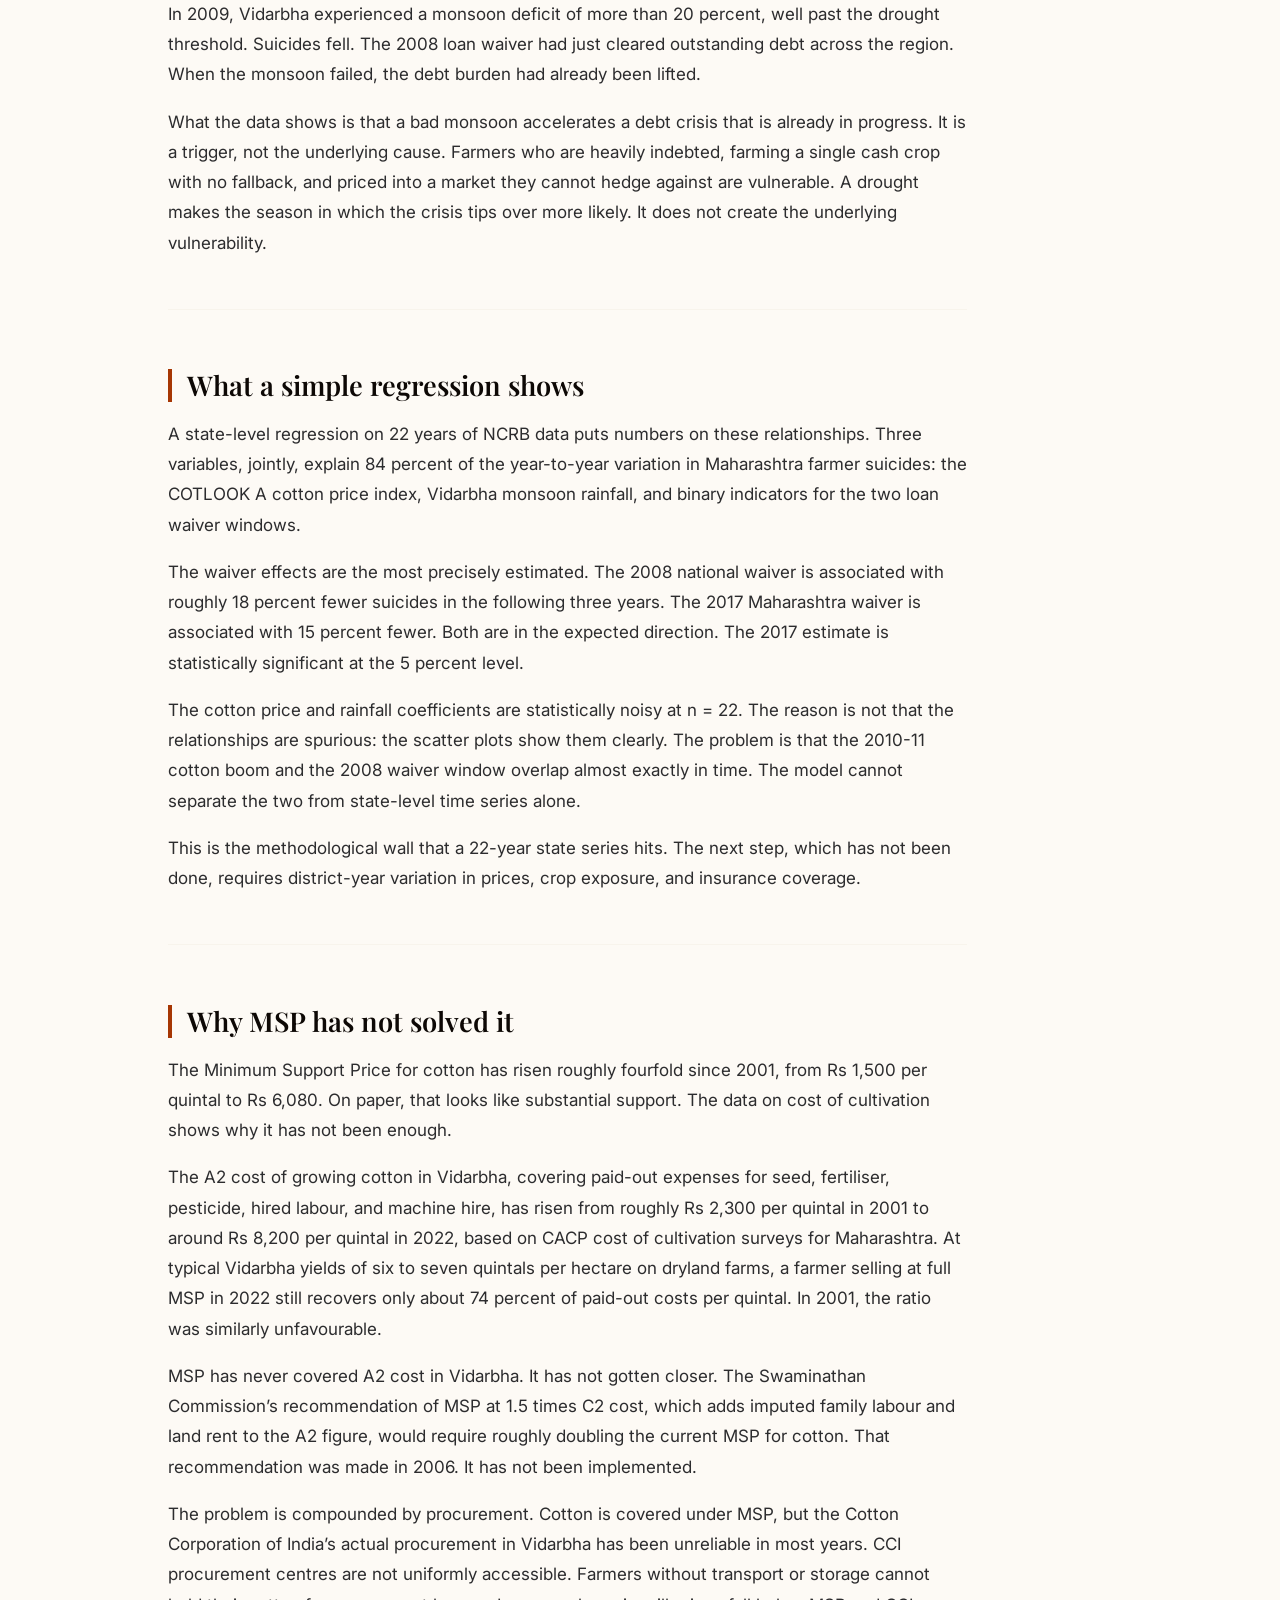
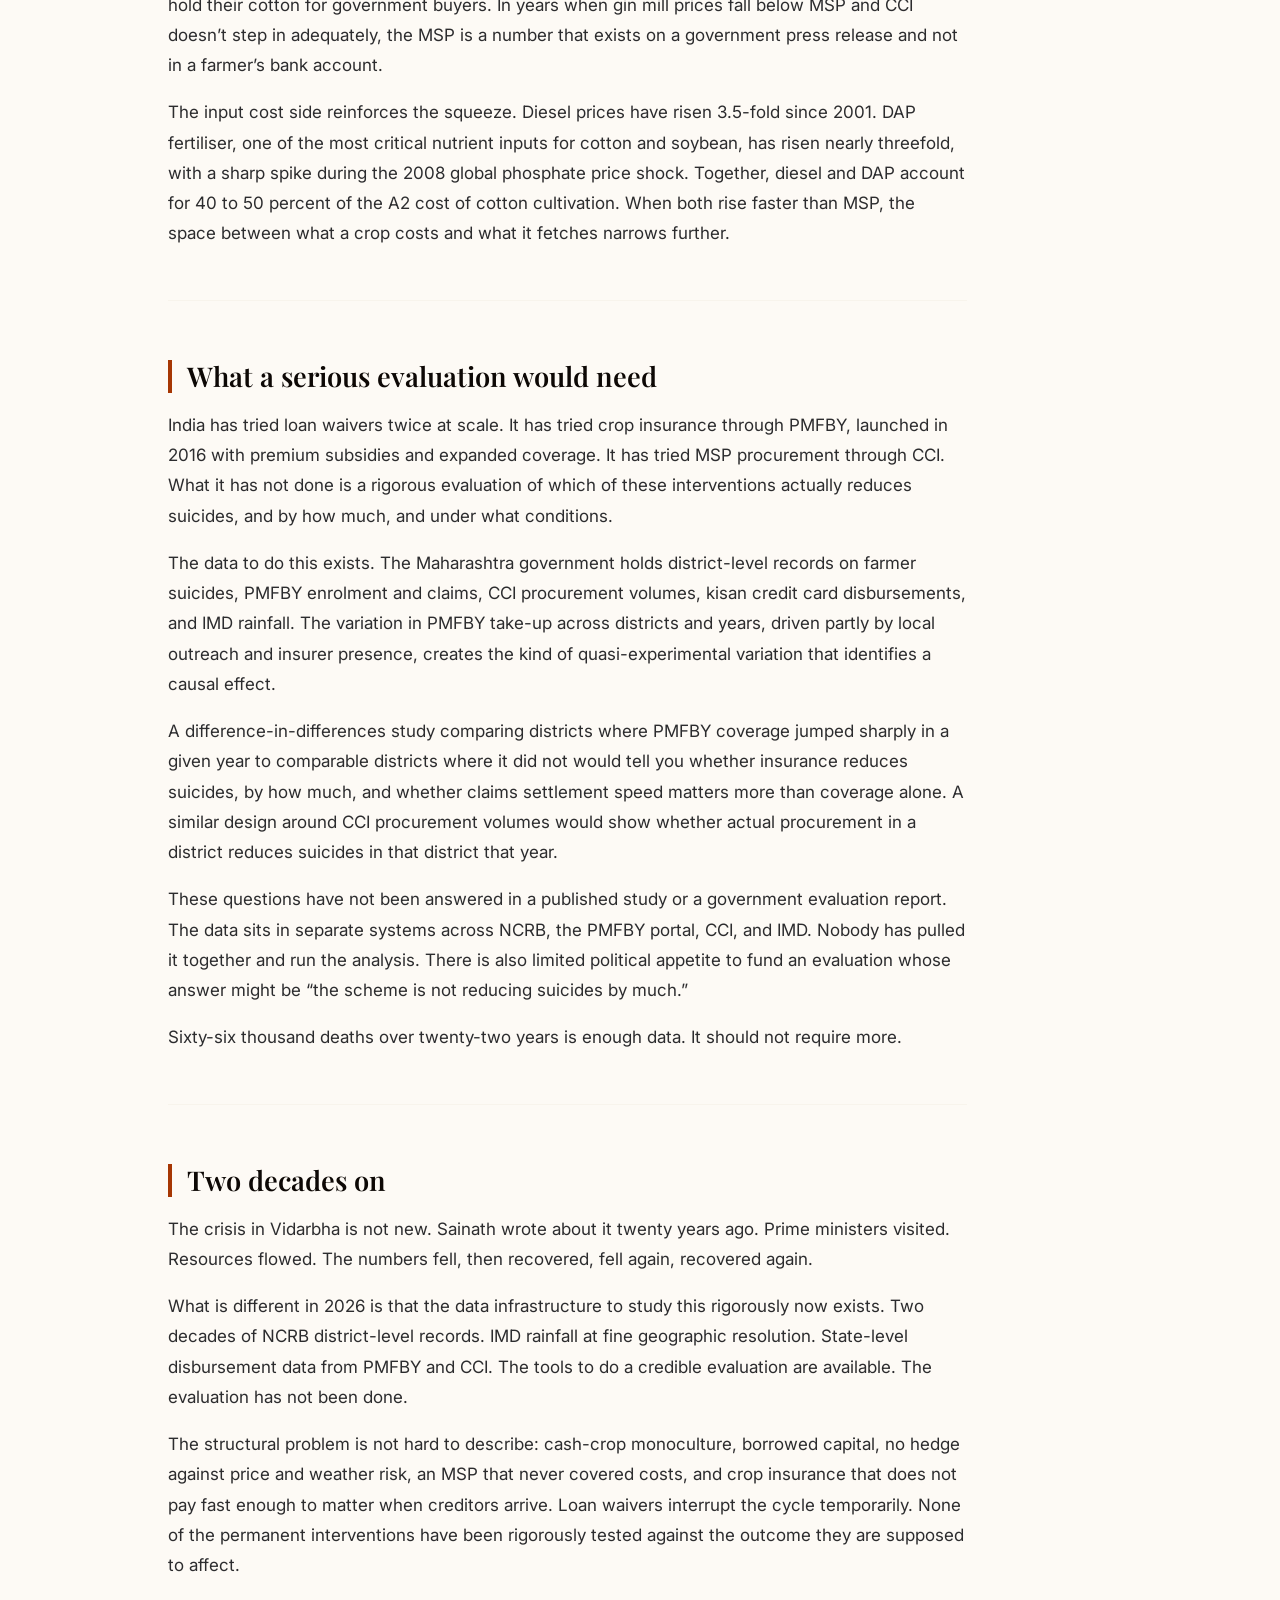
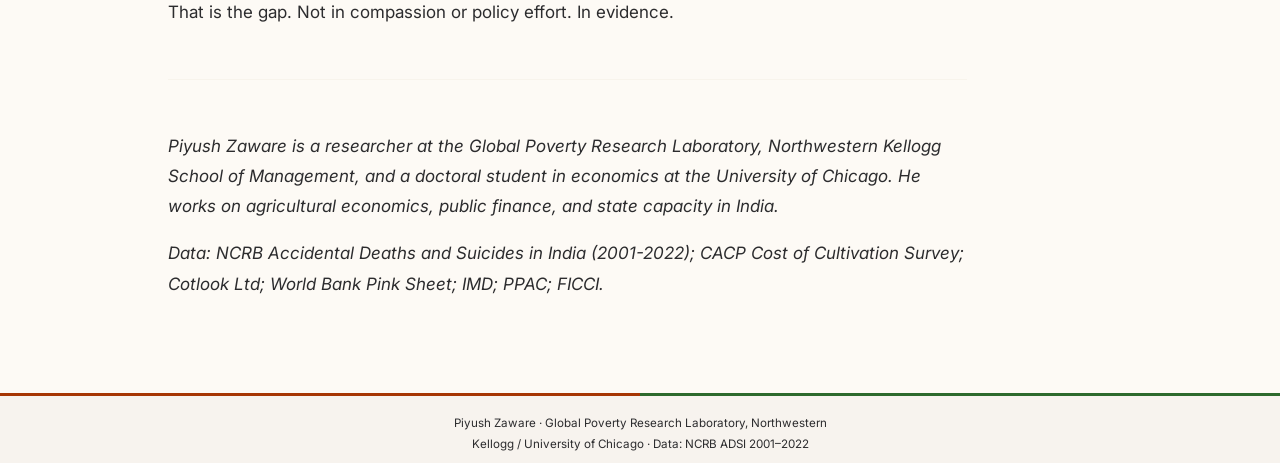
<file: docs/output/reports/article_draft.html>
<!DOCTYPE html>
<html xmlns="http://www.w3.org/1999/xhtml" lang="en" xml:lang="en"><head>

<meta charset="utf-8">
<meta name="generator" content="quarto-1.8.25">

<meta name="viewport" content="width=device-width, initial-scale=1.0, user-scalable=yes">


<title>article_draft – Maharashtra's Farmer Suicide Crisis</title>
<style>
code{white-space: pre-wrap;}
span.smallcaps{font-variant: small-caps;}
div.columns{display: flex; gap: min(4vw, 1.5em);}
div.column{flex: auto; overflow-x: auto;}
div.hanging-indent{margin-left: 1.5em; text-indent: -1.5em;}
ul.task-list{list-style: none;}
ul.task-list li input[type="checkbox"] {
  width: 0.8em;
  margin: 0 0.8em 0.2em -1em; /* quarto-specific, see https://github.com/quarto-dev/quarto-cli/issues/4556 */ 
  vertical-align: middle;
}
</style>


<script src="../../site_libs/quarto-nav/quarto-nav.js"></script>
<script src="../../site_libs/quarto-nav/headroom.min.js"></script>
<script src="../../site_libs/clipboard/clipboard.min.js"></script>
<script src="../../site_libs/quarto-search/autocomplete.umd.js"></script>
<script src="../../site_libs/quarto-search/fuse.min.js"></script>
<script src="../../site_libs/quarto-search/quarto-search.js"></script>
<meta name="quarto:offset" content="../../">
<script src="../../site_libs/quarto-html/quarto.js" type="module"></script>
<script src="../../site_libs/quarto-html/tabsets/tabsets.js" type="module"></script>
<script src="../../site_libs/quarto-html/axe/axe-check.js" type="module"></script>
<script src="../../site_libs/quarto-html/popper.min.js"></script>
<script src="../../site_libs/quarto-html/tippy.umd.min.js"></script>
<script src="../../site_libs/quarto-html/anchor.min.js"></script>
<link href="../../site_libs/quarto-html/tippy.css" rel="stylesheet">
<link href="../../site_libs/quarto-html/quarto-syntax-highlighting-7b89279ff1a6dce999919e0e67d4d9ec.css" rel="stylesheet" id="quarto-text-highlighting-styles">
<script src="../../site_libs/bootstrap/bootstrap.min.js"></script>
<link href="../../site_libs/bootstrap/bootstrap-icons.css" rel="stylesheet">
<link href="../../site_libs/bootstrap/bootstrap-e67590c7fa6ff1e9f34134ef362cd0c0.min.css" rel="stylesheet" append-hash="true" id="quarto-bootstrap" data-mode="light">
<script id="quarto-search-options" type="application/json">{
  "location": "navbar",
  "copy-button": false,
  "collapse-after": 3,
  "panel-placement": "end",
  "type": "overlay",
  "limit": 50,
  "keyboard-shortcut": [
    "f",
    "/",
    "s"
  ],
  "show-item-context": false,
  "language": {
    "search-no-results-text": "No results",
    "search-matching-documents-text": "matching documents",
    "search-copy-link-title": "Copy link to search",
    "search-hide-matches-text": "Hide additional matches",
    "search-more-match-text": "more match in this document",
    "search-more-matches-text": "more matches in this document",
    "search-clear-button-title": "Clear",
    "search-text-placeholder": "",
    "search-detached-cancel-button-title": "Cancel",
    "search-submit-button-title": "Submit",
    "search-label": "Search"
  }
}</script>
<style>html{ scroll-behavior: smooth; }</style>


</head>

<body class="nav-fixed quarto-light">

<div id="quarto-search-results"></div>
  <header id="quarto-header" class="headroom fixed-top">
    <nav class="navbar navbar-expand-lg " data-bs-theme="dark">
      <div class="navbar-container container-fluid">
      <div class="navbar-brand-container mx-auto">
    <a href="../../index.html" class="navbar-brand navbar-brand-logo">
    </a>
    <a class="navbar-brand" href="../../index.html">
    <span class="navbar-title">Maharashtra’s Farmer Suicide Crisis</span>
    </a>
  </div>
            <div id="quarto-search" class="" title="Search"></div>
          <button class="navbar-toggler" type="button" data-bs-toggle="collapse" data-bs-target="#navbarCollapse" aria-controls="navbarCollapse" role="menu" aria-expanded="false" aria-label="Toggle navigation" onclick="if (window.quartoToggleHeadroom) { window.quartoToggleHeadroom(); }">
  <span class="navbar-toggler-icon"></span>
</button>
          <div class="collapse navbar-collapse" id="navbarCollapse">
            <ul class="navbar-nav navbar-nav-scroll me-auto">
  <li class="nav-item">
    <a class="nav-link" href="../../index.html#geography"> 
<span class="menu-text">Geography</span></a>
  </li>  
  <li class="nav-item">
    <a class="nav-link" href="../../index.html#timeline"> 
<span class="menu-text">Timeline</span></a>
  </li>  
  <li class="nav-item">
    <a class="nav-link" href="../../index.html#causes"> 
<span class="menu-text">Causes</span></a>
  </li>  
  <li class="nav-item">
    <a class="nav-link" href="../../index.html#gender"> 
<span class="menu-text">Gender</span></a>
  </li>  
  <li class="nav-item">
    <a class="nav-link" href="../../index.html#india"> 
<span class="menu-text">India</span></a>
  </li>  
  <li class="nav-item">
    <a class="nav-link" href="../../index.html#cotton"> 
<span class="menu-text">Crop Prices</span></a>
  </li>  
  <li class="nav-item">
    <a class="nav-link" href="../../index.html#rainfall"> 
<span class="menu-text">Rainfall</span></a>
  </li>  
  <li class="nav-item">
    <a class="nav-link" href="../../index.html#costs"> 
<span class="menu-text">Costs</span></a>
  </li>  
  <li class="nav-item">
    <a class="nav-link" href="../../index.html#regression"> 
<span class="menu-text">Regression</span></a>
  </li>  
  <li class="nav-item">
    <a class="nav-link" href="../../index.html#policy"> 
<span class="menu-text">Policy Gap</span></a>
  </li>  
</ul>
            <ul class="navbar-nav navbar-nav-scroll ms-auto">
  <li class="nav-item">
    <a class="nav-link" href="../../index.html#data"> 
<span class="menu-text">Data</span></a>
  </li>  
</ul>
          </div> <!-- /navcollapse -->
            <div class="quarto-navbar-tools">
</div>
      </div> <!-- /container-fluid -->
    </nav>
</header>
<!-- content -->
<div id="quarto-content" class="quarto-container page-columns page-rows-contents page-layout-article page-navbar">
<!-- sidebar -->
<!-- margin-sidebar -->
    <div id="quarto-margin-sidebar" class="sidebar margin-sidebar">
        <nav id="TOC" role="doc-toc" class="toc-active">
    <h2 id="toc-title">Contents</h2>
   
  <ul class="collapse">
  <li><a href="#maharashtras-farmer-suicide-crisis-two-decades-in-data" id="toc-maharashtras-farmer-suicide-crisis-two-decades-in-data" class="nav-link active" data-scroll-target="#maharashtras-farmer-suicide-crisis-two-decades-in-data">Maharashtra’s Farmer Suicide Crisis: Two Decades in Data</a>
  <ul class="collapse">
  <li><a href="#not-all-of-maharashtra" id="toc-not-all-of-maharashtra" class="nav-link" data-scroll-target="#not-all-of-maharashtra">Not all of Maharashtra</a></li>
  <li><a href="#three-regions-three-crops-the-same-trap" id="toc-three-regions-three-crops-the-same-trap" class="nav-link" data-scroll-target="#three-regions-three-crops-the-same-trap">Three regions, three crops, the same trap</a></li>
  <li><a href="#the-timeline-waivers-that-work-then-stop-working" id="toc-the-timeline-waivers-that-work-then-stop-working" class="nav-link" data-scroll-target="#the-timeline-waivers-that-work-then-stop-working">The timeline: waivers that work, then stop working</a></li>
  <li><a href="#who-dies" id="toc-who-dies" class="nav-link" data-scroll-target="#who-dies">Who dies</a></li>
  <li><a href="#maharashtra-in-national-context" id="toc-maharashtra-in-national-context" class="nav-link" data-scroll-target="#maharashtra-in-national-context">Maharashtra in national context</a></li>
  <li><a href="#when-prices-crash" id="toc-when-prices-crash" class="nav-link" data-scroll-target="#when-prices-crash">When prices crash</a></li>
  <li><a href="#the-monsoon-as-trigger-not-cause" id="toc-the-monsoon-as-trigger-not-cause" class="nav-link" data-scroll-target="#the-monsoon-as-trigger-not-cause">The monsoon as trigger, not cause</a></li>
  <li><a href="#what-a-simple-regression-shows" id="toc-what-a-simple-regression-shows" class="nav-link" data-scroll-target="#what-a-simple-regression-shows">What a simple regression shows</a></li>
  <li><a href="#why-msp-has-not-solved-it" id="toc-why-msp-has-not-solved-it" class="nav-link" data-scroll-target="#why-msp-has-not-solved-it">Why MSP has not solved it</a></li>
  <li><a href="#what-a-serious-evaluation-would-need" id="toc-what-a-serious-evaluation-would-need" class="nav-link" data-scroll-target="#what-a-serious-evaluation-would-need">What a serious evaluation would need</a></li>
  <li><a href="#two-decades-on" id="toc-two-decades-on" class="nav-link" data-scroll-target="#two-decades-on">Two decades on</a></li>
  </ul></li>
  </ul>
</nav>
    </div>
<!-- main -->
<main class="content" id="quarto-document-content"><header id="title-block-header" class="quarto-title-block"></header>




<section id="maharashtras-farmer-suicide-crisis-two-decades-in-data" class="level1">
<h1>Maharashtra’s Farmer Suicide Crisis: Two Decades in Data</h1>
<p><strong>By Piyush Zaware</strong> <em>Researcher, Global Poverty Research Laboratory, Northwestern Kellogg School of Management</em></p>
<p>Between 2001 and 2022, 66,000 farmers killed themselves in Maharashtra. That works out to roughly eight farmers per day, every day, for two decades. India as a whole accounts for roughly a third of all farmer suicides recorded globally. Maharashtra, for most of those years, accounts for a third of India’s.</p>
<p>These numbers come from the NCRB, the National Crime Records Bureau, which publishes cause-of-death data annually in its Accidental Deaths and Suicides in India series. The data has gaps and definitional problems, and some researchers think it undercounts. Nobody thinks it overcounts. What the numbers show, even conservatively, is a sustained catastrophe in one of India’s richest states.</p>
<p>The question worth asking in 2026 is not whether the crisis exists. It does. The question is where it is, why it is there, whether anything tried over the past two decades has worked, and what a serious policy response would require.</p>
<hr>
<section id="not-all-of-maharashtra" class="level2">
<h2 class="anchored" data-anchor-id="not-all-of-maharashtra">Not all of Maharashtra</h2>
<p>The first thing the data shows clearly is that this is not a Maharashtra crisis. It is a Vidarbha crisis.</p>
<p>Vidarbha is the eastern chunk of Maharashtra, eleven districts running along the border with Chhattisgarh and Telangana. These eleven districts account for roughly half the state’s farmer suicide total in most years. Six of them form the epicentre: Yavatmal, Amravati, Akola, Washim, Buldhana, Wardha. Yavatmal alone, a district of around 2.7 million people, regularly records more farmer suicides than most Indian states.</p>
<p>The rest of Maharashtra does not look like Vidarbha. Pune, Nashik, Kolhapur, the coastal Konkan belt show elevated rates compared to urban areas, but not dramatically different from other agricultural states. It is Vidarbha and, to a lesser extent, Marathwada to the southwest that push Maharashtra’s totals to levels that make it a national outlier.</p>
<hr>
</section>
<section id="three-regions-three-crops-the-same-trap" class="level2">
<h2 class="anchored" data-anchor-id="three-regions-three-crops-the-same-trap">Three regions, three crops, the same trap</h2>
<p>Maharashtra is not a one-crop state, and the crisis is not a one-crop story.</p>
<p>Vidarbha grows cotton almost exclusively. Marathwada, the eight-district belt to the west, depends heavily on soybean. The Nashik plateau and Ahmednagar district grow nearly half of India’s onions. Each region is exposed to a different commodity market, and each has seen that market crash in ways that translate directly into farm household distress.</p>
<p>The common structure is identical across all three crops. Farmers borrow at the start of the season to buy seed, fertiliser, and pesticide. They plant a single cash crop and wait for what the market offers at harvest. There is no food crop to eat if the market fails. There is no crop insurance that reliably pays out before creditors arrive. There is the debt, the harvest, and the price.</p>
<p>Cotton is the most documented case because Vidarbha is where the crisis is most concentrated and cotton prices are tracked by a global benchmark, the COTLOOK A index. Soybean prices in Marathwada follow global CBOT movements. Onion prices at the Lasalgaon mandi in Nashik, Asia’s largest onion wholesale market, have swung between Rs 310 per quintal in 2010 and Rs 4,200 in 2019. In 2010, farmers in Nashik were burning onions by the roadside because the price at the mandi did not cover transport costs.</p>
<p>The crop changes by region. The trap does not.</p>
<hr>
</section>
<section id="the-timeline-waivers-that-work-then-stop-working" class="level2">
<h2 class="anchored" data-anchor-id="the-timeline-waivers-that-work-then-stop-working">The timeline: waivers that work, then stop working</h2>
<p>Maharashtra’s farmer suicide numbers peaked in 2006 at 4,453. That year, P. Sainath’s reporting in <em>The Hindu</em> brought Vidarbha to national attention. Prime Minister Manmohan Singh visited. A Rs 3,750 crore package targeted at Vidarbha’s core districts followed. Then, in 2008, the UPA government announced a national farm loan waiver worth Rs 71,000 crore.</p>
<p>It worked, for a while. Suicides fell through 2009, reached a low of around 2,800, then climbed again through the early 2010s. By 2012, the count was back above 3,700.</p>
<p>A second waiver came in 2017, this one state-level, under Chief Minister Devendra Fadnavis, worth Rs 34,000 crore. Suicides fell again. In 2018, the total dropped to 2,239, the lowest in the data. Then they climbed. By 2021, the count was back above 2,700.</p>
<p>The pattern is consistent across both interventions: a loan waiver reduces suicides for two to three years, then the numbers recover. A state-level regression on the NCRB data confirms this: controlling for cotton prices and monsoon, the 2008 waiver window is associated with roughly 18 percent fewer suicides in the three years that followed, and the 2017 waiver with roughly 15 percent fewer. Both effects are in the expected direction. The 2017 estimate is statistically significant.</p>
<p>Debt relief is real relief. But a farmer whose current debt is cleared still has to borrow again next planting season. The waiver addresses the immediate crisis. The conditions that created it are untouched.</p>
<hr>
</section>
<section id="who-dies" class="level2">
<h2 class="anchored" data-anchor-id="who-dies">Who dies</h2>
<p>Male farmers account for roughly 90 percent of all recorded farmer suicides in Maharashtra across the entire period. That proportion has barely shifted in two decades. Female farmer suicides are smaller in absolute numbers but follow exactly the same pattern: rising toward the 2006 peak, falling after the 2008 waiver, climbing, falling after the 2017 waiver, climbing again.</p>
<p>The male concentration partly reflects who holds formal title to land and therefore who holds formal debt. Kisan credit cards, crop loans from nationalised banks, and informal moneylender loans in Vidarbha are predominantly in the male head-of-household’s name. The debt, when it cannot be repaid, is most often that person’s to carry. Female farmer suicides are not a rounding error in this data. They represent the same structural pressures, in households where the woman is formally recorded as the cultivator.</p>
<hr>
</section>
<section id="maharashtra-in-national-context" class="level2">
<h2 class="anchored" data-anchor-id="maharashtra-in-national-context">Maharashtra in national context</h2>
<p>Maharashtra has led India’s farmer suicide count for most of the past two decades. But that lead needs to be read carefully.</p>
<p>In absolute numbers, Maharashtra is consistently first. Karnataka runs a close second, with a sharp spike in 2016 during a severe drought year. Andhra Pradesh and Telangana combined have fallen steadily since the mid-2000s. Madhya Pradesh dropped sharply after 2017, partly from loan waiver effects, partly from changes in NCRB’s counting methodology.</p>
<p>On a per-capita basis, adjusting for the number of cultivators in each state, the picture is different. Maharashtra’s lead narrows. Karnataka’s per-capita rate has matched or exceeded Maharashtra’s in several years, including 2016. Madhya Pradesh, which looks significant in absolute terms, nearly vanishes once you account for its large agricultural population.</p>
<p>The per-capita comparison matters because it shifts the question from “which state has the most suicides” to “which state has the highest risk per farmer.” Both Karnataka and Maharashtra score high by that measure. The scale of the problem in Maharashtra reflects, in part, the scale of cotton-dependent farming in a single region.</p>
<hr>
</section>
<section id="when-prices-crash" class="level2">
<h2 class="anchored" data-anchor-id="when-prices-crash">When prices crash</h2>
<p>The cotton price signal is inverse and clear in the raw data: when the COTLOOK A index rises, Maharashtra suicides tend to fall; when it crashes, deaths follow. The most direct illustration is 2010 to 2012. Global cotton prices nearly tripled in the 2010-11 season after flooding in Pakistan cut world supply. Maharashtra’s suicide count fell in both years. Then the boom ended. Prices collapsed by nearly half in 2012. By 2013, suicides were back above 3,700.</p>
<p>Soybean tells a parallel story in Marathwada. The World Bank benchmark price for soybeans dropped nearly 40 percent between 2012 and 2016. Indian soybean MSP rose every year over that period, but actual farm-gate prices in Marathwada are tied to the crushing industry’s procurement price, which tracks global markets. When the world price fell, MSP provided partial cushion but did not cover cost of cultivation for many farmers.</p>
<p>The onion story is different in character, more violent in amplitude. Lasalgaon prices have moved by a factor of 14 between their lowest and highest points since 2001. Farmers who planted onions in 2010 expecting reasonable prices faced Rs 310 per quintal at harvest. Farmers who planted in 2019 received Rs 4,200. The price risk is not managed. It is absorbed entirely by whoever holds the crop at harvest.</p>
<hr>
</section>
<section id="the-monsoon-as-trigger-not-cause" class="level2">
<h2 class="anchored" data-anchor-id="the-monsoon-as-trigger-not-cause">The monsoon as trigger, not cause</h2>
<p>Below-normal rainfall is associated with higher farmer suicides, but the relationship is noisier than the narrative suggests. Two years illustrate why.</p>
<p>In 2006, Maharashtra recorded 4,453 farmer suicides: the highest in the data. Vidarbha had a near-normal monsoon that year. Bt cotton had just been widely adopted across the region, input costs had jumped, and credit markets were tight. The cause was structural, not climatic.</p>
<p>In 2009, Vidarbha experienced a monsoon deficit of more than 20 percent, well past the drought threshold. Suicides fell. The 2008 loan waiver had just cleared outstanding debt across the region. When the monsoon failed, the debt burden had already been lifted.</p>
<p>What the data shows is that a bad monsoon accelerates a debt crisis that is already in progress. It is a trigger, not the underlying cause. Farmers who are heavily indebted, farming a single cash crop with no fallback, and priced into a market they cannot hedge against are vulnerable. A drought makes the season in which the crisis tips over more likely. It does not create the underlying vulnerability.</p>
<hr>
</section>
<section id="what-a-simple-regression-shows" class="level2">
<h2 class="anchored" data-anchor-id="what-a-simple-regression-shows">What a simple regression shows</h2>
<p>A state-level regression on 22 years of NCRB data puts numbers on these relationships. Three variables, jointly, explain 84 percent of the year-to-year variation in Maharashtra farmer suicides: the COTLOOK A cotton price index, Vidarbha monsoon rainfall, and binary indicators for the two loan waiver windows.</p>
<p>The waiver effects are the most precisely estimated. The 2008 national waiver is associated with roughly 18 percent fewer suicides in the following three years. The 2017 Maharashtra waiver is associated with 15 percent fewer. Both are in the expected direction. The 2017 estimate is statistically significant at the 5 percent level.</p>
<p>The cotton price and rainfall coefficients are statistically noisy at n = 22. The reason is not that the relationships are spurious: the scatter plots show them clearly. The problem is that the 2010-11 cotton boom and the 2008 waiver window overlap almost exactly in time. The model cannot separate the two from state-level time series alone.</p>
<p>This is the methodological wall that a 22-year state series hits. The next step, which has not been done, requires district-year variation in prices, crop exposure, and insurance coverage.</p>
<hr>
</section>
<section id="why-msp-has-not-solved-it" class="level2">
<h2 class="anchored" data-anchor-id="why-msp-has-not-solved-it">Why MSP has not solved it</h2>
<p>The Minimum Support Price for cotton has risen roughly fourfold since 2001, from Rs 1,500 per quintal to Rs 6,080. On paper, that looks like substantial support. The data on cost of cultivation shows why it has not been enough.</p>
<p>The A2 cost of growing cotton in Vidarbha, covering paid-out expenses for seed, fertiliser, pesticide, hired labour, and machine hire, has risen from roughly Rs 2,300 per quintal in 2001 to around Rs 8,200 per quintal in 2022, based on CACP cost of cultivation surveys for Maharashtra. At typical Vidarbha yields of six to seven quintals per hectare on dryland farms, a farmer selling at full MSP in 2022 still recovers only about 74 percent of paid-out costs per quintal. In 2001, the ratio was similarly unfavourable.</p>
<p>MSP has never covered A2 cost in Vidarbha. It has not gotten closer. The Swaminathan Commission’s recommendation of MSP at 1.5 times C2 cost, which adds imputed family labour and land rent to the A2 figure, would require roughly doubling the current MSP for cotton. That recommendation was made in 2006. It has not been implemented.</p>
<p>The problem is compounded by procurement. Cotton is covered under MSP, but the Cotton Corporation of India’s actual procurement in Vidarbha has been unreliable in most years. CCI procurement centres are not uniformly accessible. Farmers without transport or storage cannot hold their cotton for government buyers. In years when gin mill prices fall below MSP and CCI doesn’t step in adequately, the MSP is a number that exists on a government press release and not in a farmer’s bank account.</p>
<p>The input cost side reinforces the squeeze. Diesel prices have risen 3.5-fold since 2001. DAP fertiliser, one of the most critical nutrient inputs for cotton and soybean, has risen nearly threefold, with a sharp spike during the 2008 global phosphate price shock. Together, diesel and DAP account for 40 to 50 percent of the A2 cost of cotton cultivation. When both rise faster than MSP, the space between what a crop costs and what it fetches narrows further.</p>
<hr>
</section>
<section id="what-a-serious-evaluation-would-need" class="level2">
<h2 class="anchored" data-anchor-id="what-a-serious-evaluation-would-need">What a serious evaluation would need</h2>
<p>India has tried loan waivers twice at scale. It has tried crop insurance through PMFBY, launched in 2016 with premium subsidies and expanded coverage. It has tried MSP procurement through CCI. What it has not done is a rigorous evaluation of which of these interventions actually reduces suicides, and by how much, and under what conditions.</p>
<p>The data to do this exists. The Maharashtra government holds district-level records on farmer suicides, PMFBY enrolment and claims, CCI procurement volumes, kisan credit card disbursements, and IMD rainfall. The variation in PMFBY take-up across districts and years, driven partly by local outreach and insurer presence, creates the kind of quasi-experimental variation that identifies a causal effect.</p>
<p>A difference-in-differences study comparing districts where PMFBY coverage jumped sharply in a given year to comparable districts where it did not would tell you whether insurance reduces suicides, by how much, and whether claims settlement speed matters more than coverage alone. A similar design around CCI procurement volumes would show whether actual procurement in a district reduces suicides in that district that year.</p>
<p>These questions have not been answered in a published study or a government evaluation report. The data sits in separate systems across NCRB, the PMFBY portal, CCI, and IMD. Nobody has pulled it together and run the analysis. There is also limited political appetite to fund an evaluation whose answer might be “the scheme is not reducing suicides by much.”</p>
<p>Sixty-six thousand deaths over twenty-two years is enough data. It should not require more.</p>
<hr>
</section>
<section id="two-decades-on" class="level2">
<h2 class="anchored" data-anchor-id="two-decades-on">Two decades on</h2>
<p>The crisis in Vidarbha is not new. Sainath wrote about it twenty years ago. Prime ministers visited. Resources flowed. The numbers fell, then recovered, fell again, recovered again.</p>
<p>What is different in 2026 is that the data infrastructure to study this rigorously now exists. Two decades of NCRB district-level records. IMD rainfall at fine geographic resolution. State-level disbursement data from PMFBY and CCI. The tools to do a credible evaluation are available. The evaluation has not been done.</p>
<p>The structural problem is not hard to describe: cash-crop monoculture, borrowed capital, no hedge against price and weather risk, an MSP that never covered costs, and crop insurance that does not pay fast enough to matter when creditors arrive. Loan waivers interrupt the cycle temporarily. None of the permanent interventions have been rigorously tested against the outcome they are supposed to affect.</p>
<p>That is the gap. Not in compassion or policy effort. In evidence.</p>
<hr>
<p><em>Piyush Zaware is a researcher at the Global Poverty Research Laboratory, Northwestern Kellogg School of Management, and a doctoral student in economics at the University of Chicago. He works on agricultural economics, public finance, and state capacity in India.</em></p>
<p><em>Data: NCRB Accidental Deaths and Suicides in India (2001-2022); CACP Cost of Cultivation Survey; Cotlook Ltd; World Bank Pink Sheet; IMD; PPAC; FICCI.</em></p>


</section>
</section>

</main> <!-- /main -->
<script id="quarto-html-after-body" type="application/javascript">
  window.document.addEventListener("DOMContentLoaded", function (event) {
    const icon = "";
    const anchorJS = new window.AnchorJS();
    anchorJS.options = {
      placement: 'right',
      icon: icon
    };
    anchorJS.add('.anchored');
    const isCodeAnnotation = (el) => {
      for (const clz of el.classList) {
        if (clz.startsWith('code-annotation-')) {                     
          return true;
        }
      }
      return false;
    }
    const onCopySuccess = function(e) {
      // button target
      const button = e.trigger;
      // don't keep focus
      button.blur();
      // flash "checked"
      button.classList.add('code-copy-button-checked');
      var currentTitle = button.getAttribute("title");
      button.setAttribute("title", "Copied!");
      let tooltip;
      if (window.bootstrap) {
        button.setAttribute("data-bs-toggle", "tooltip");
        button.setAttribute("data-bs-placement", "left");
        button.setAttribute("data-bs-title", "Copied!");
        tooltip = new bootstrap.Tooltip(button, 
          { trigger: "manual", 
            customClass: "code-copy-button-tooltip",
            offset: [0, -8]});
        tooltip.show();    
      }
      setTimeout(function() {
        if (tooltip) {
          tooltip.hide();
          button.removeAttribute("data-bs-title");
          button.removeAttribute("data-bs-toggle");
          button.removeAttribute("data-bs-placement");
        }
        button.setAttribute("title", currentTitle);
        button.classList.remove('code-copy-button-checked');
      }, 1000);
      // clear code selection
      e.clearSelection();
    }
    const getTextToCopy = function(trigger) {
      const outerScaffold = trigger.parentElement.cloneNode(true);
      const codeEl = outerScaffold.querySelector('code');
      for (const childEl of codeEl.children) {
        if (isCodeAnnotation(childEl)) {
          childEl.remove();
        }
      }
      return codeEl.innerText;
    }
    const clipboard = new window.ClipboardJS('.code-copy-button:not([data-in-quarto-modal])', {
      text: getTextToCopy
    });
    clipboard.on('success', onCopySuccess);
    if (window.document.getElementById('quarto-embedded-source-code-modal')) {
      const clipboardModal = new window.ClipboardJS('.code-copy-button[data-in-quarto-modal]', {
        text: getTextToCopy,
        container: window.document.getElementById('quarto-embedded-source-code-modal')
      });
      clipboardModal.on('success', onCopySuccess);
    }
      var localhostRegex = new RegExp(/^(?:http|https):\/\/localhost\:?[0-9]*\//);
      var mailtoRegex = new RegExp(/^mailto:/);
        var filterRegex = new RegExp('/' + window.location.host + '/');
      var isInternal = (href) => {
          return filterRegex.test(href) || localhostRegex.test(href) || mailtoRegex.test(href);
      }
      // Inspect non-navigation links and adorn them if external
     var links = window.document.querySelectorAll('a[href]:not(.nav-link):not(.navbar-brand):not(.toc-action):not(.sidebar-link):not(.sidebar-item-toggle):not(.pagination-link):not(.no-external):not([aria-hidden]):not(.dropdown-item):not(.quarto-navigation-tool):not(.about-link)');
      for (var i=0; i<links.length; i++) {
        const link = links[i];
        if (!isInternal(link.href)) {
          // undo the damage that might have been done by quarto-nav.js in the case of
          // links that we want to consider external
          if (link.dataset.originalHref !== undefined) {
            link.href = link.dataset.originalHref;
          }
            // target, if specified
            link.setAttribute("target", "_blank");
            if (link.getAttribute("rel") === null) {
              link.setAttribute("rel", "noopener");
            }
        }
      }
    function tippyHover(el, contentFn, onTriggerFn, onUntriggerFn) {
      const config = {
        allowHTML: true,
        maxWidth: 500,
        delay: 100,
        arrow: false,
        appendTo: function(el) {
            return el.parentElement;
        },
        interactive: true,
        interactiveBorder: 10,
        theme: 'quarto',
        placement: 'bottom-start',
      };
      if (contentFn) {
        config.content = contentFn;
      }
      if (onTriggerFn) {
        config.onTrigger = onTriggerFn;
      }
      if (onUntriggerFn) {
        config.onUntrigger = onUntriggerFn;
      }
      window.tippy(el, config); 
    }
    const noterefs = window.document.querySelectorAll('a[role="doc-noteref"]');
    for (var i=0; i<noterefs.length; i++) {
      const ref = noterefs[i];
      tippyHover(ref, function() {
        // use id or data attribute instead here
        let href = ref.getAttribute('data-footnote-href') || ref.getAttribute('href');
        try { href = new URL(href).hash; } catch {}
        const id = href.replace(/^#\/?/, "");
        const note = window.document.getElementById(id);
        if (note) {
          return note.innerHTML;
        } else {
          return "";
        }
      });
    }
    const xrefs = window.document.querySelectorAll('a.quarto-xref');
    const processXRef = (id, note) => {
      // Strip column container classes
      const stripColumnClz = (el) => {
        el.classList.remove("page-full", "page-columns");
        if (el.children) {
          for (const child of el.children) {
            stripColumnClz(child);
          }
        }
      }
      stripColumnClz(note)
      if (id === null || id.startsWith('sec-')) {
        // Special case sections, only their first couple elements
        const container = document.createElement("div");
        if (note.children && note.children.length > 2) {
          container.appendChild(note.children[0].cloneNode(true));
          for (let i = 1; i < note.children.length; i++) {
            const child = note.children[i];
            if (child.tagName === "P" && child.innerText === "") {
              continue;
            } else {
              container.appendChild(child.cloneNode(true));
              break;
            }
          }
          if (window.Quarto?.typesetMath) {
            window.Quarto.typesetMath(container);
          }
          return container.innerHTML
        } else {
          if (window.Quarto?.typesetMath) {
            window.Quarto.typesetMath(note);
          }
          return note.innerHTML;
        }
      } else {
        // Remove any anchor links if they are present
        const anchorLink = note.querySelector('a.anchorjs-link');
        if (anchorLink) {
          anchorLink.remove();
        }
        if (window.Quarto?.typesetMath) {
          window.Quarto.typesetMath(note);
        }
        if (note.classList.contains("callout")) {
          return note.outerHTML;
        } else {
          return note.innerHTML;
        }
      }
    }
    for (var i=0; i<xrefs.length; i++) {
      const xref = xrefs[i];
      tippyHover(xref, undefined, function(instance) {
        instance.disable();
        let url = xref.getAttribute('href');
        let hash = undefined; 
        if (url.startsWith('#')) {
          hash = url;
        } else {
          try { hash = new URL(url).hash; } catch {}
        }
        if (hash) {
          const id = hash.replace(/^#\/?/, "");
          const note = window.document.getElementById(id);
          if (note !== null) {
            try {
              const html = processXRef(id, note.cloneNode(true));
              instance.setContent(html);
            } finally {
              instance.enable();
              instance.show();
            }
          } else {
            // See if we can fetch this
            fetch(url.split('#')[0])
            .then(res => res.text())
            .then(html => {
              const parser = new DOMParser();
              const htmlDoc = parser.parseFromString(html, "text/html");
              const note = htmlDoc.getElementById(id);
              if (note !== null) {
                const html = processXRef(id, note);
                instance.setContent(html);
              } 
            }).finally(() => {
              instance.enable();
              instance.show();
            });
          }
        } else {
          // See if we can fetch a full url (with no hash to target)
          // This is a special case and we should probably do some content thinning / targeting
          fetch(url)
          .then(res => res.text())
          .then(html => {
            const parser = new DOMParser();
            const htmlDoc = parser.parseFromString(html, "text/html");
            const note = htmlDoc.querySelector('main.content');
            if (note !== null) {
              // This should only happen for chapter cross references
              // (since there is no id in the URL)
              // remove the first header
              if (note.children.length > 0 && note.children[0].tagName === "HEADER") {
                note.children[0].remove();
              }
              const html = processXRef(null, note);
              instance.setContent(html);
            } 
          }).finally(() => {
            instance.enable();
            instance.show();
          });
        }
      }, function(instance) {
      });
    }
        let selectedAnnoteEl;
        const selectorForAnnotation = ( cell, annotation) => {
          let cellAttr = 'data-code-cell="' + cell + '"';
          let lineAttr = 'data-code-annotation="' +  annotation + '"';
          const selector = 'span[' + cellAttr + '][' + lineAttr + ']';
          return selector;
        }
        const selectCodeLines = (annoteEl) => {
          const doc = window.document;
          const targetCell = annoteEl.getAttribute("data-target-cell");
          const targetAnnotation = annoteEl.getAttribute("data-target-annotation");
          const annoteSpan = window.document.querySelector(selectorForAnnotation(targetCell, targetAnnotation));
          const lines = annoteSpan.getAttribute("data-code-lines").split(",");
          const lineIds = lines.map((line) => {
            return targetCell + "-" + line;
          })
          let top = null;
          let height = null;
          let parent = null;
          if (lineIds.length > 0) {
              //compute the position of the single el (top and bottom and make a div)
              const el = window.document.getElementById(lineIds[0]);
              top = el.offsetTop;
              height = el.offsetHeight;
              parent = el.parentElement.parentElement;
            if (lineIds.length > 1) {
              const lastEl = window.document.getElementById(lineIds[lineIds.length - 1]);
              const bottom = lastEl.offsetTop + lastEl.offsetHeight;
              height = bottom - top;
            }
            if (top !== null && height !== null && parent !== null) {
              // cook up a div (if necessary) and position it 
              let div = window.document.getElementById("code-annotation-line-highlight");
              if (div === null) {
                div = window.document.createElement("div");
                div.setAttribute("id", "code-annotation-line-highlight");
                div.style.position = 'absolute';
                parent.appendChild(div);
              }
              div.style.top = top - 2 + "px";
              div.style.height = height + 4 + "px";
              div.style.left = 0;
              let gutterDiv = window.document.getElementById("code-annotation-line-highlight-gutter");
              if (gutterDiv === null) {
                gutterDiv = window.document.createElement("div");
                gutterDiv.setAttribute("id", "code-annotation-line-highlight-gutter");
                gutterDiv.style.position = 'absolute';
                const codeCell = window.document.getElementById(targetCell);
                const gutter = codeCell.querySelector('.code-annotation-gutter');
                gutter.appendChild(gutterDiv);
              }
              gutterDiv.style.top = top - 2 + "px";
              gutterDiv.style.height = height + 4 + "px";
            }
            selectedAnnoteEl = annoteEl;
          }
        };
        const unselectCodeLines = () => {
          const elementsIds = ["code-annotation-line-highlight", "code-annotation-line-highlight-gutter"];
          elementsIds.forEach((elId) => {
            const div = window.document.getElementById(elId);
            if (div) {
              div.remove();
            }
          });
          selectedAnnoteEl = undefined;
        };
          // Handle positioning of the toggle
      window.addEventListener(
        "resize",
        throttle(() => {
          elRect = undefined;
          if (selectedAnnoteEl) {
            selectCodeLines(selectedAnnoteEl);
          }
        }, 10)
      );
      function throttle(fn, ms) {
      let throttle = false;
      let timer;
        return (...args) => {
          if(!throttle) { // first call gets through
              fn.apply(this, args);
              throttle = true;
          } else { // all the others get throttled
              if(timer) clearTimeout(timer); // cancel #2
              timer = setTimeout(() => {
                fn.apply(this, args);
                timer = throttle = false;
              }, ms);
          }
        };
      }
        // Attach click handler to the DT
        const annoteDls = window.document.querySelectorAll('dt[data-target-cell]');
        for (const annoteDlNode of annoteDls) {
          annoteDlNode.addEventListener('click', (event) => {
            const clickedEl = event.target;
            if (clickedEl !== selectedAnnoteEl) {
              unselectCodeLines();
              const activeEl = window.document.querySelector('dt[data-target-cell].code-annotation-active');
              if (activeEl) {
                activeEl.classList.remove('code-annotation-active');
              }
              selectCodeLines(clickedEl);
              clickedEl.classList.add('code-annotation-active');
            } else {
              // Unselect the line
              unselectCodeLines();
              clickedEl.classList.remove('code-annotation-active');
            }
          });
        }
    const findCites = (el) => {
      const parentEl = el.parentElement;
      if (parentEl) {
        const cites = parentEl.dataset.cites;
        if (cites) {
          return {
            el,
            cites: cites.split(' ')
          };
        } else {
          return findCites(el.parentElement)
        }
      } else {
        return undefined;
      }
    };
    var bibliorefs = window.document.querySelectorAll('a[role="doc-biblioref"]');
    for (var i=0; i<bibliorefs.length; i++) {
      const ref = bibliorefs[i];
      const citeInfo = findCites(ref);
      if (citeInfo) {
        tippyHover(citeInfo.el, function() {
          var popup = window.document.createElement('div');
          citeInfo.cites.forEach(function(cite) {
            var citeDiv = window.document.createElement('div');
            citeDiv.classList.add('hanging-indent');
            citeDiv.classList.add('csl-entry');
            var biblioDiv = window.document.getElementById('ref-' + cite);
            if (biblioDiv) {
              citeDiv.innerHTML = biblioDiv.innerHTML;
            }
            popup.appendChild(citeDiv);
          });
          return popup.innerHTML;
        });
      }
    }
  });
  </script>
</div> <!-- /content -->
<footer class="footer">
  <div class="nav-footer">
    <div class="nav-footer-left">
      &nbsp;
    </div>   
    <div class="nav-footer-center">
<p>Piyush Zaware · Global Poverty Research Laboratory, Northwestern Kellogg / University of Chicago · Data: NCRB ADSI 2001–2022</p>
</div>
    <div class="nav-footer-right">
      &nbsp;
    </div>
  </div>
</footer>




<script src="../../site_libs/quarto-html/zenscroll-min.js"></script>
</body></html>
</file>
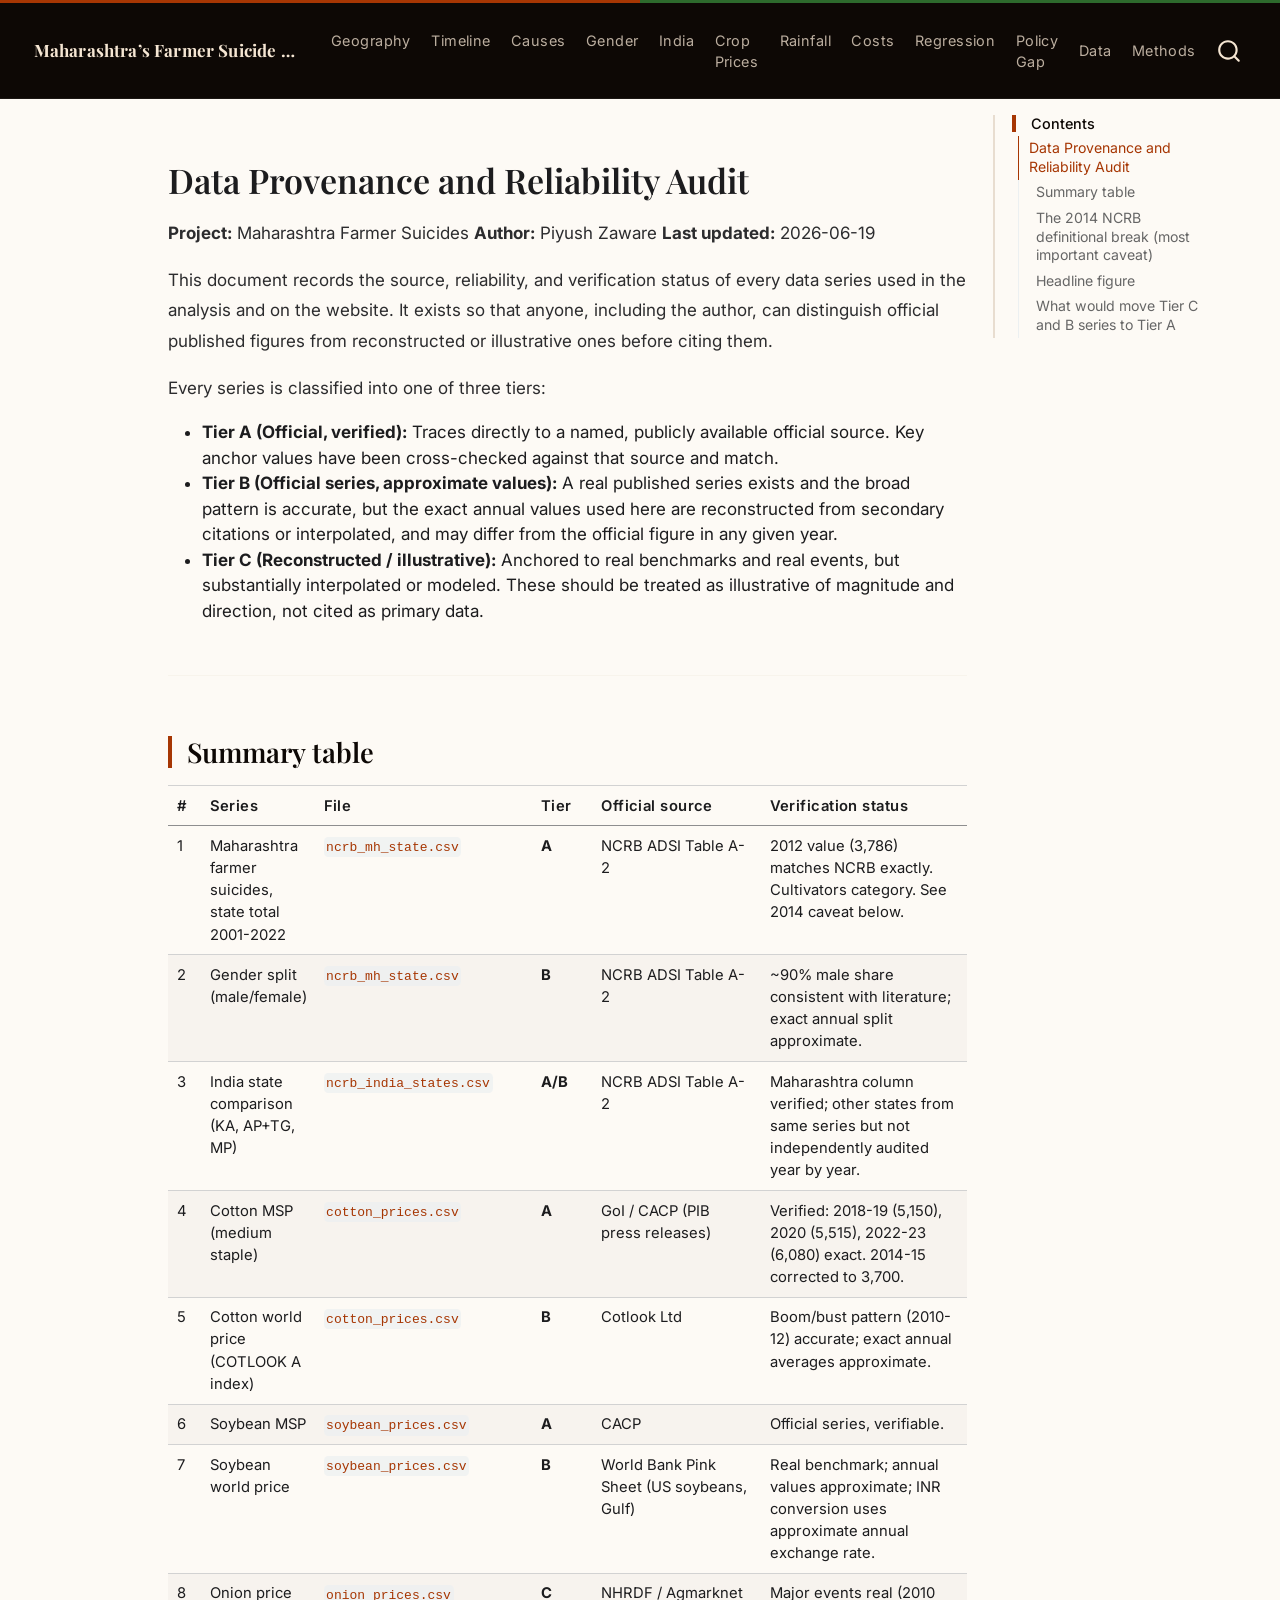
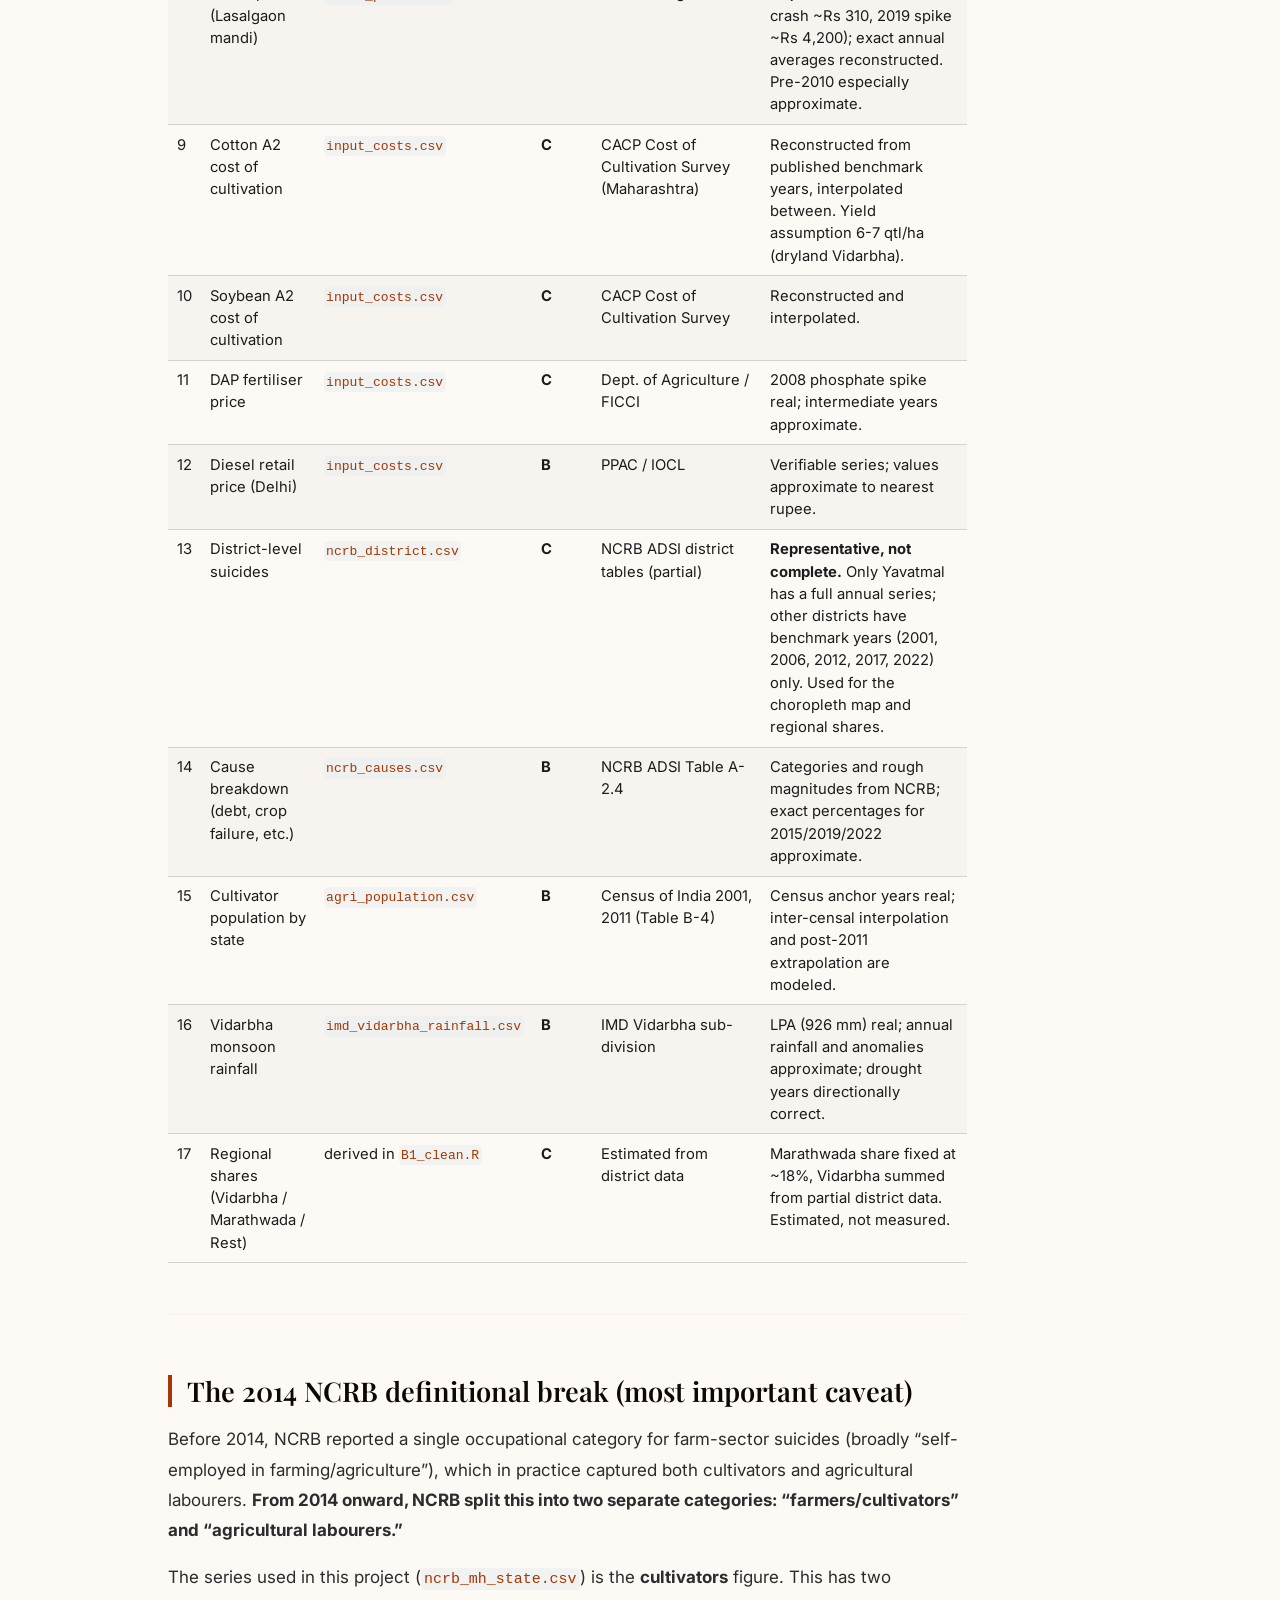
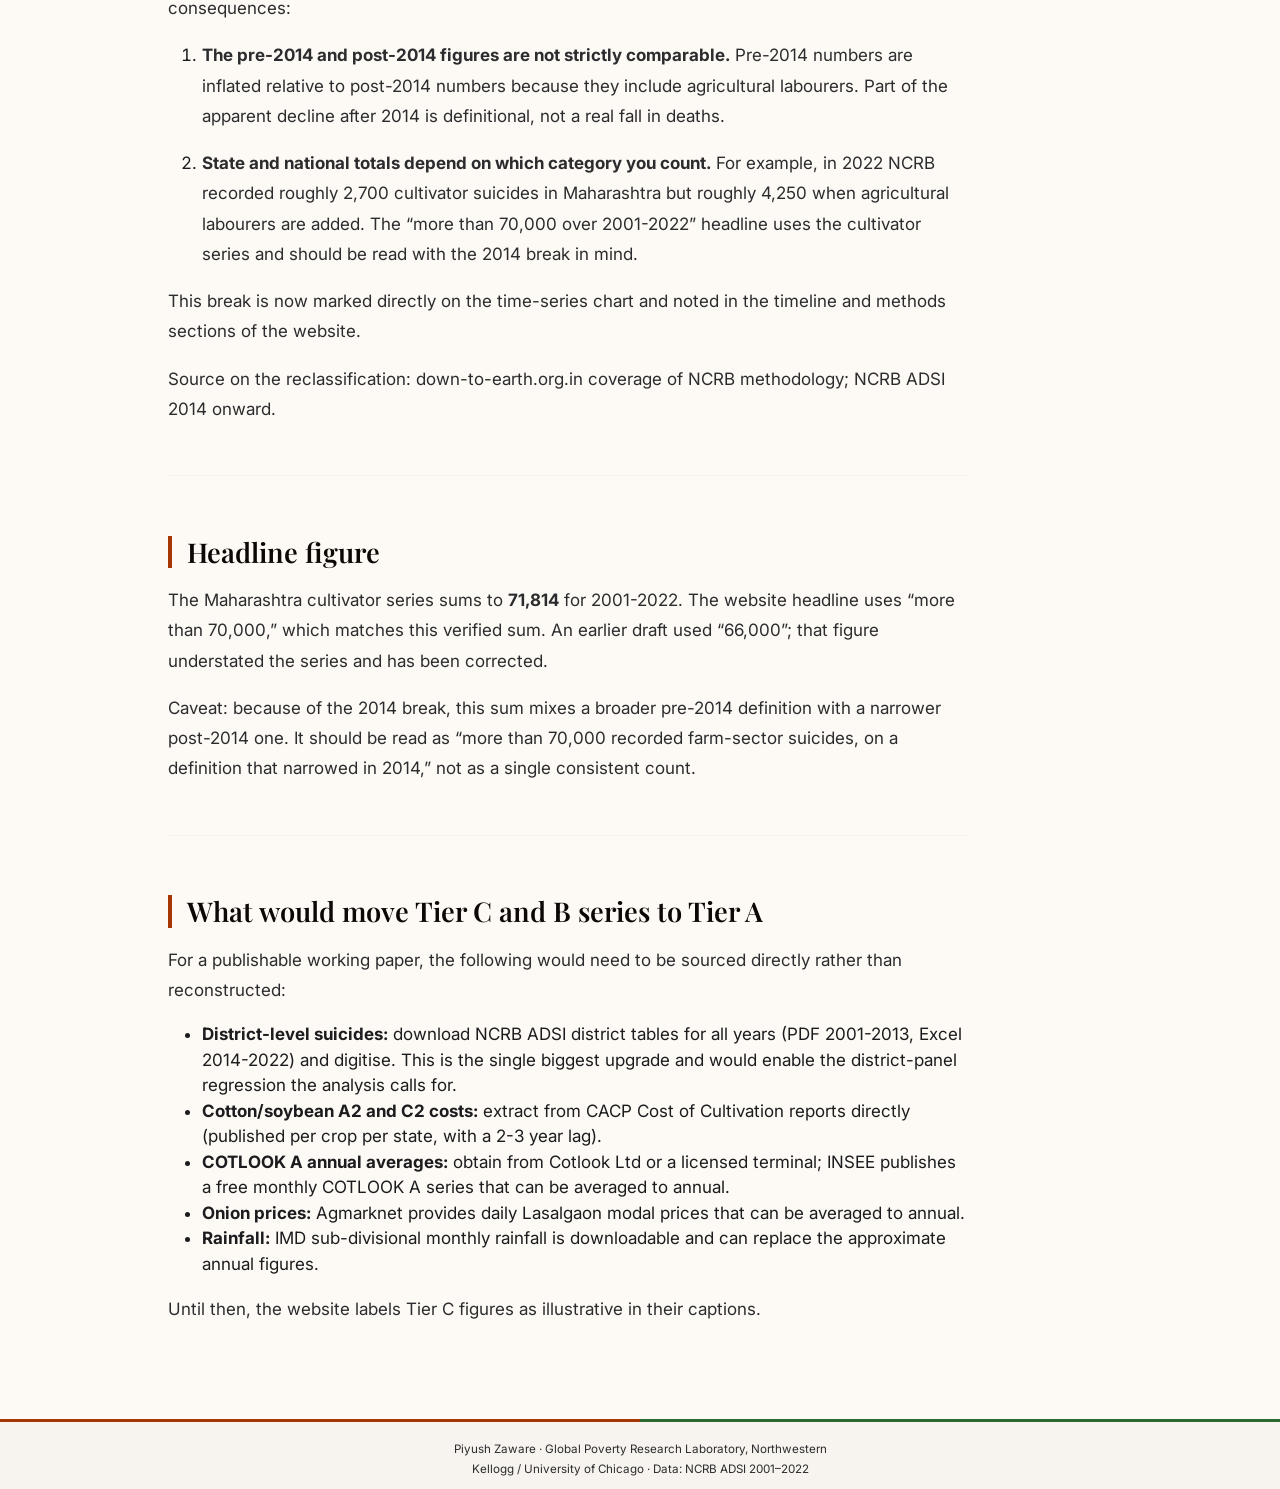
<file: docs/output/reports/DATA_PROVENANCE.html>
<!DOCTYPE html>
<html xmlns="http://www.w3.org/1999/xhtml" lang="en" xml:lang="en"><head>

<meta charset="utf-8">
<meta name="generator" content="quarto-1.8.25">

<meta name="viewport" content="width=device-width, initial-scale=1.0, user-scalable=yes">


<title>data_provenance – Maharashtra's Farmer Suicide Crisis</title>
<style>
code{white-space: pre-wrap;}
span.smallcaps{font-variant: small-caps;}
div.columns{display: flex; gap: min(4vw, 1.5em);}
div.column{flex: auto; overflow-x: auto;}
div.hanging-indent{margin-left: 1.5em; text-indent: -1.5em;}
ul.task-list{list-style: none;}
ul.task-list li input[type="checkbox"] {
  width: 0.8em;
  margin: 0 0.8em 0.2em -1em; /* quarto-specific, see https://github.com/quarto-dev/quarto-cli/issues/4556 */ 
  vertical-align: middle;
}
</style>


<script src="../../site_libs/quarto-nav/quarto-nav.js"></script>
<script src="../../site_libs/quarto-nav/headroom.min.js"></script>
<script src="../../site_libs/clipboard/clipboard.min.js"></script>
<script src="../../site_libs/quarto-search/autocomplete.umd.js"></script>
<script src="../../site_libs/quarto-search/fuse.min.js"></script>
<script src="../../site_libs/quarto-search/quarto-search.js"></script>
<meta name="quarto:offset" content="../../">
<script src="../../site_libs/quarto-html/quarto.js" type="module"></script>
<script src="../../site_libs/quarto-html/tabsets/tabsets.js" type="module"></script>
<script src="../../site_libs/quarto-html/axe/axe-check.js" type="module"></script>
<script src="../../site_libs/quarto-html/popper.min.js"></script>
<script src="../../site_libs/quarto-html/tippy.umd.min.js"></script>
<script src="../../site_libs/quarto-html/anchor.min.js"></script>
<link href="../../site_libs/quarto-html/tippy.css" rel="stylesheet">
<link href="../../site_libs/quarto-html/quarto-syntax-highlighting-7b89279ff1a6dce999919e0e67d4d9ec.css" rel="stylesheet" id="quarto-text-highlighting-styles">
<script src="../../site_libs/bootstrap/bootstrap.min.js"></script>
<link href="../../site_libs/bootstrap/bootstrap-icons.css" rel="stylesheet">
<link href="../../site_libs/bootstrap/bootstrap-e67590c7fa6ff1e9f34134ef362cd0c0.min.css" rel="stylesheet" append-hash="true" id="quarto-bootstrap" data-mode="light">
<script id="quarto-search-options" type="application/json">{
  "location": "navbar",
  "copy-button": false,
  "collapse-after": 3,
  "panel-placement": "end",
  "type": "overlay",
  "limit": 50,
  "keyboard-shortcut": [
    "f",
    "/",
    "s"
  ],
  "show-item-context": false,
  "language": {
    "search-no-results-text": "No results",
    "search-matching-documents-text": "matching documents",
    "search-copy-link-title": "Copy link to search",
    "search-hide-matches-text": "Hide additional matches",
    "search-more-match-text": "more match in this document",
    "search-more-matches-text": "more matches in this document",
    "search-clear-button-title": "Clear",
    "search-text-placeholder": "",
    "search-detached-cancel-button-title": "Cancel",
    "search-submit-button-title": "Submit",
    "search-label": "Search"
  }
}</script>
<style>html{ scroll-behavior: smooth; }</style>


</head>

<body class="nav-fixed quarto-light">

<div id="quarto-search-results"></div>
  <header id="quarto-header" class="headroom fixed-top">
    <nav class="navbar navbar-expand-lg " data-bs-theme="dark">
      <div class="navbar-container container-fluid">
      <div class="navbar-brand-container mx-auto">
    <a href="../../index.html" class="navbar-brand navbar-brand-logo">
    </a>
    <a class="navbar-brand" href="../../index.html">
    <span class="navbar-title">Maharashtra’s Farmer Suicide Crisis</span>
    </a>
  </div>
            <div id="quarto-search" class="" title="Search"></div>
          <button class="navbar-toggler" type="button" data-bs-toggle="collapse" data-bs-target="#navbarCollapse" aria-controls="navbarCollapse" role="menu" aria-expanded="false" aria-label="Toggle navigation" onclick="if (window.quartoToggleHeadroom) { window.quartoToggleHeadroom(); }">
  <span class="navbar-toggler-icon"></span>
</button>
          <div class="collapse navbar-collapse" id="navbarCollapse">
            <ul class="navbar-nav navbar-nav-scroll me-auto">
  <li class="nav-item">
    <a class="nav-link" href="../../index.html#geography"> 
<span class="menu-text">Geography</span></a>
  </li>  
  <li class="nav-item">
    <a class="nav-link" href="../../index.html#timeline"> 
<span class="menu-text">Timeline</span></a>
  </li>  
  <li class="nav-item">
    <a class="nav-link" href="../../index.html#causes"> 
<span class="menu-text">Causes</span></a>
  </li>  
  <li class="nav-item">
    <a class="nav-link" href="../../index.html#gender"> 
<span class="menu-text">Gender</span></a>
  </li>  
  <li class="nav-item">
    <a class="nav-link" href="../../index.html#india"> 
<span class="menu-text">India</span></a>
  </li>  
  <li class="nav-item">
    <a class="nav-link" href="../../index.html#cotton"> 
<span class="menu-text">Crop Prices</span></a>
  </li>  
  <li class="nav-item">
    <a class="nav-link" href="../../index.html#rainfall"> 
<span class="menu-text">Rainfall</span></a>
  </li>  
  <li class="nav-item">
    <a class="nav-link" href="../../index.html#costs"> 
<span class="menu-text">Costs</span></a>
  </li>  
  <li class="nav-item">
    <a class="nav-link" href="../../index.html#regression"> 
<span class="menu-text">Regression</span></a>
  </li>  
  <li class="nav-item">
    <a class="nav-link" href="../../index.html#policy"> 
<span class="menu-text">Policy Gap</span></a>
  </li>  
</ul>
            <ul class="navbar-nav navbar-nav-scroll ms-auto">
  <li class="nav-item">
    <a class="nav-link" href="../../index.html#data"> 
<span class="menu-text">Data</span></a>
  </li>  
  <li class="nav-item">
    <a class="nav-link" href="../../index.html#methods"> 
<span class="menu-text">Methods</span></a>
  </li>  
</ul>
          </div> <!-- /navcollapse -->
            <div class="quarto-navbar-tools">
</div>
      </div> <!-- /container-fluid -->
    </nav>
</header>
<!-- content -->
<div id="quarto-content" class="quarto-container page-columns page-rows-contents page-layout-article page-navbar">
<!-- sidebar -->
<!-- margin-sidebar -->
    <div id="quarto-margin-sidebar" class="sidebar margin-sidebar">
        <nav id="TOC" role="doc-toc" class="toc-active">
    <h2 id="toc-title">Contents</h2>
   
  <ul class="collapse">
  <li><a href="#data-provenance-and-reliability-audit" id="toc-data-provenance-and-reliability-audit" class="nav-link active" data-scroll-target="#data-provenance-and-reliability-audit">Data Provenance and Reliability Audit</a>
  <ul class="collapse">
  <li><a href="#summary-table" id="toc-summary-table" class="nav-link" data-scroll-target="#summary-table">Summary table</a></li>
  <li><a href="#the-2014-ncrb-definitional-break-most-important-caveat" id="toc-the-2014-ncrb-definitional-break-most-important-caveat" class="nav-link" data-scroll-target="#the-2014-ncrb-definitional-break-most-important-caveat">The 2014 NCRB definitional break (most important caveat)</a></li>
  <li><a href="#headline-figure" id="toc-headline-figure" class="nav-link" data-scroll-target="#headline-figure">Headline figure</a></li>
  <li><a href="#what-would-move-tier-c-and-b-series-to-tier-a" id="toc-what-would-move-tier-c-and-b-series-to-tier-a" class="nav-link" data-scroll-target="#what-would-move-tier-c-and-b-series-to-tier-a">What would move Tier C and B series to Tier A</a></li>
  </ul></li>
  </ul>
</nav>
    </div>
<!-- main -->
<main class="content" id="quarto-document-content"><header id="title-block-header" class="quarto-title-block"></header>




<section id="data-provenance-and-reliability-audit" class="level1">
<h1>Data Provenance and Reliability Audit</h1>
<p><strong>Project:</strong> Maharashtra Farmer Suicides <strong>Author:</strong> Piyush Zaware <strong>Last updated:</strong> 2026-06-19</p>
<p>This document records the source, reliability, and verification status of every data series used in the analysis and on the website. It exists so that anyone, including the author, can distinguish official published figures from reconstructed or illustrative ones before citing them.</p>
<p>Every series is classified into one of three tiers:</p>
<ul>
<li><strong>Tier A (Official, verified):</strong> Traces directly to a named, publicly available official source. Key anchor values have been cross-checked against that source and match.</li>
<li><strong>Tier B (Official series, approximate values):</strong> A real published series exists and the broad pattern is accurate, but the exact annual values used here are reconstructed from secondary citations or interpolated, and may differ from the official figure in any given year.</li>
<li><strong>Tier C (Reconstructed / illustrative):</strong> Anchored to real benchmarks and real events, but substantially interpolated or modeled. These should be treated as illustrative of magnitude and direction, not cited as primary data.</li>
</ul>
<hr>
<section id="summary-table" class="level2">
<h2 class="anchored" data-anchor-id="summary-table">Summary table</h2>
<table class="caption-top table">
<colgroup>
<col style="width: 4%">
<col style="width: 13%">
<col style="width: 9%">
<col style="width: 9%">
<col style="width: 27%">
<col style="width: 34%">
</colgroup>
<thead>
<tr class="header">
<th>#</th>
<th>Series</th>
<th>File</th>
<th>Tier</th>
<th>Official source</th>
<th>Verification status</th>
</tr>
</thead>
<tbody>
<tr class="odd">
<td>1</td>
<td>Maharashtra farmer suicides, state total 2001-2022</td>
<td><code>ncrb_mh_state.csv</code></td>
<td><strong>A</strong></td>
<td>NCRB ADSI Table A-2</td>
<td>2012 value (3,786) matches NCRB exactly. Cultivators category. See 2014 caveat below.</td>
</tr>
<tr class="even">
<td>2</td>
<td>Gender split (male/female)</td>
<td><code>ncrb_mh_state.csv</code></td>
<td><strong>B</strong></td>
<td>NCRB ADSI Table A-2</td>
<td>~90% male share consistent with literature; exact annual split approximate.</td>
</tr>
<tr class="odd">
<td>3</td>
<td>India state comparison (KA, AP+TG, MP)</td>
<td><code>ncrb_india_states.csv</code></td>
<td><strong>A/B</strong></td>
<td>NCRB ADSI Table A-2</td>
<td>Maharashtra column verified; other states from same series but not independently audited year by year.</td>
</tr>
<tr class="even">
<td>4</td>
<td>Cotton MSP (medium staple)</td>
<td><code>cotton_prices.csv</code></td>
<td><strong>A</strong></td>
<td>GoI / CACP (PIB press releases)</td>
<td>Verified: 2018-19 (5,150), 2020 (5,515), 2022-23 (6,080) exact. 2014-15 corrected to 3,700.</td>
</tr>
<tr class="odd">
<td>5</td>
<td>Cotton world price (COTLOOK A index)</td>
<td><code>cotton_prices.csv</code></td>
<td><strong>B</strong></td>
<td>Cotlook Ltd</td>
<td>Boom/bust pattern (2010-12) accurate; exact annual averages approximate.</td>
</tr>
<tr class="even">
<td>6</td>
<td>Soybean MSP</td>
<td><code>soybean_prices.csv</code></td>
<td><strong>A</strong></td>
<td>CACP</td>
<td>Official series, verifiable.</td>
</tr>
<tr class="odd">
<td>7</td>
<td>Soybean world price</td>
<td><code>soybean_prices.csv</code></td>
<td><strong>B</strong></td>
<td>World Bank Pink Sheet (US soybeans, Gulf)</td>
<td>Real benchmark; annual values approximate; INR conversion uses approximate annual exchange rate.</td>
</tr>
<tr class="even">
<td>8</td>
<td>Onion price (Lasalgaon mandi)</td>
<td><code>onion_prices.csv</code></td>
<td><strong>C</strong></td>
<td>NHRDF / Agmarknet</td>
<td>Major events real (2010 crash ~Rs 310, 2019 spike ~Rs 4,200); exact annual averages reconstructed. Pre-2010 especially approximate.</td>
</tr>
<tr class="odd">
<td>9</td>
<td>Cotton A2 cost of cultivation</td>
<td><code>input_costs.csv</code></td>
<td><strong>C</strong></td>
<td>CACP Cost of Cultivation Survey (Maharashtra)</td>
<td>Reconstructed from published benchmark years, interpolated between. Yield assumption 6-7 qtl/ha (dryland Vidarbha).</td>
</tr>
<tr class="even">
<td>10</td>
<td>Soybean A2 cost of cultivation</td>
<td><code>input_costs.csv</code></td>
<td><strong>C</strong></td>
<td>CACP Cost of Cultivation Survey</td>
<td>Reconstructed and interpolated.</td>
</tr>
<tr class="odd">
<td>11</td>
<td>DAP fertiliser price</td>
<td><code>input_costs.csv</code></td>
<td><strong>C</strong></td>
<td>Dept. of Agriculture / FICCI</td>
<td>2008 phosphate spike real; intermediate years approximate.</td>
</tr>
<tr class="even">
<td>12</td>
<td>Diesel retail price (Delhi)</td>
<td><code>input_costs.csv</code></td>
<td><strong>B</strong></td>
<td>PPAC / IOCL</td>
<td>Verifiable series; values approximate to nearest rupee.</td>
</tr>
<tr class="odd">
<td>13</td>
<td>District-level suicides</td>
<td><code>ncrb_district.csv</code></td>
<td><strong>C</strong></td>
<td>NCRB ADSI district tables (partial)</td>
<td><strong>Representative, not complete.</strong> Only Yavatmal has a full annual series; other districts have benchmark years (2001, 2006, 2012, 2017, 2022) only. Used for the choropleth map and regional shares.</td>
</tr>
<tr class="even">
<td>14</td>
<td>Cause breakdown (debt, crop failure, etc.)</td>
<td><code>ncrb_causes.csv</code></td>
<td><strong>B</strong></td>
<td>NCRB ADSI Table A-2.4</td>
<td>Categories and rough magnitudes from NCRB; exact percentages for 2015/2019/2022 approximate.</td>
</tr>
<tr class="odd">
<td>15</td>
<td>Cultivator population by state</td>
<td><code>agri_population.csv</code></td>
<td><strong>B</strong></td>
<td>Census of India 2001, 2011 (Table B-4)</td>
<td>Census anchor years real; inter-censal interpolation and post-2011 extrapolation are modeled.</td>
</tr>
<tr class="even">
<td>16</td>
<td>Vidarbha monsoon rainfall</td>
<td><code>imd_vidarbha_rainfall.csv</code></td>
<td><strong>B</strong></td>
<td>IMD Vidarbha sub-division</td>
<td>LPA (926 mm) real; annual rainfall and anomalies approximate; drought years directionally correct.</td>
</tr>
<tr class="odd">
<td>17</td>
<td>Regional shares (Vidarbha / Marathwada / Rest)</td>
<td>derived in <code>B1_clean.R</code></td>
<td><strong>C</strong></td>
<td>Estimated from district data</td>
<td>Marathwada share fixed at ~18%, Vidarbha summed from partial district data. Estimated, not measured.</td>
</tr>
</tbody>
</table>
<hr>
</section>
<section id="the-2014-ncrb-definitional-break-most-important-caveat" class="level2">
<h2 class="anchored" data-anchor-id="the-2014-ncrb-definitional-break-most-important-caveat">The 2014 NCRB definitional break (most important caveat)</h2>
<p>Before 2014, NCRB reported a single occupational category for farm-sector suicides (broadly “self-employed in farming/agriculture”), which in practice captured both cultivators and agricultural labourers. <strong>From 2014 onward, NCRB split this into two separate categories: “farmers/cultivators” and “agricultural labourers.”</strong></p>
<p>The series used in this project (<code>ncrb_mh_state.csv</code>) is the <strong>cultivators</strong> figure. This has two consequences:</p>
<ol type="1">
<li><p><strong>The pre-2014 and post-2014 figures are not strictly comparable.</strong> Pre-2014 numbers are inflated relative to post-2014 numbers because they include agricultural labourers. Part of the apparent decline after 2014 is definitional, not a real fall in deaths.</p></li>
<li><p><strong>State and national totals depend on which category you count.</strong> For example, in 2022 NCRB recorded roughly 2,700 cultivator suicides in Maharashtra but roughly 4,250 when agricultural labourers are added. The “more than 70,000 over 2001-2022” headline uses the cultivator series and should be read with the 2014 break in mind.</p></li>
</ol>
<p>This break is now marked directly on the time-series chart and noted in the timeline and methods sections of the website.</p>
<p>Source on the reclassification: down-to-earth.org.in coverage of NCRB methodology; NCRB ADSI 2014 onward.</p>
<hr>
</section>
<section id="headline-figure" class="level2">
<h2 class="anchored" data-anchor-id="headline-figure">Headline figure</h2>
<p>The Maharashtra cultivator series sums to <strong>71,814</strong> for 2001-2022. The website headline uses “more than 70,000,” which matches this verified sum. An earlier draft used “66,000”; that figure understated the series and has been corrected.</p>
<p>Caveat: because of the 2014 break, this sum mixes a broader pre-2014 definition with a narrower post-2014 one. It should be read as “more than 70,000 recorded farm-sector suicides, on a definition that narrowed in 2014,” not as a single consistent count.</p>
<hr>
</section>
<section id="what-would-move-tier-c-and-b-series-to-tier-a" class="level2">
<h2 class="anchored" data-anchor-id="what-would-move-tier-c-and-b-series-to-tier-a">What would move Tier C and B series to Tier A</h2>
<p>For a publishable working paper, the following would need to be sourced directly rather than reconstructed:</p>
<ul>
<li><strong>District-level suicides:</strong> download NCRB ADSI district tables for all years (PDF 2001-2013, Excel 2014-2022) and digitise. This is the single biggest upgrade and would enable the district-panel regression the analysis calls for.</li>
<li><strong>Cotton/soybean A2 and C2 costs:</strong> extract from CACP Cost of Cultivation reports directly (published per crop per state, with a 2-3 year lag).</li>
<li><strong>COTLOOK A annual averages:</strong> obtain from Cotlook Ltd or a licensed terminal; INSEE publishes a free monthly COTLOOK A series that can be averaged to annual.</li>
<li><strong>Onion prices:</strong> Agmarknet provides daily Lasalgaon modal prices that can be averaged to annual.</li>
<li><strong>Rainfall:</strong> IMD sub-divisional monthly rainfall is downloadable and can replace the approximate annual figures.</li>
</ul>
<p>Until then, the website labels Tier C figures as illustrative in their captions.</p>


</section>
</section>

</main> <!-- /main -->
<script id="quarto-html-after-body" type="application/javascript">
  window.document.addEventListener("DOMContentLoaded", function (event) {
    const icon = "";
    const anchorJS = new window.AnchorJS();
    anchorJS.options = {
      placement: 'right',
      icon: icon
    };
    anchorJS.add('.anchored');
    const isCodeAnnotation = (el) => {
      for (const clz of el.classList) {
        if (clz.startsWith('code-annotation-')) {                     
          return true;
        }
      }
      return false;
    }
    const onCopySuccess = function(e) {
      // button target
      const button = e.trigger;
      // don't keep focus
      button.blur();
      // flash "checked"
      button.classList.add('code-copy-button-checked');
      var currentTitle = button.getAttribute("title");
      button.setAttribute("title", "Copied!");
      let tooltip;
      if (window.bootstrap) {
        button.setAttribute("data-bs-toggle", "tooltip");
        button.setAttribute("data-bs-placement", "left");
        button.setAttribute("data-bs-title", "Copied!");
        tooltip = new bootstrap.Tooltip(button, 
          { trigger: "manual", 
            customClass: "code-copy-button-tooltip",
            offset: [0, -8]});
        tooltip.show();    
      }
      setTimeout(function() {
        if (tooltip) {
          tooltip.hide();
          button.removeAttribute("data-bs-title");
          button.removeAttribute("data-bs-toggle");
          button.removeAttribute("data-bs-placement");
        }
        button.setAttribute("title", currentTitle);
        button.classList.remove('code-copy-button-checked');
      }, 1000);
      // clear code selection
      e.clearSelection();
    }
    const getTextToCopy = function(trigger) {
      const outerScaffold = trigger.parentElement.cloneNode(true);
      const codeEl = outerScaffold.querySelector('code');
      for (const childEl of codeEl.children) {
        if (isCodeAnnotation(childEl)) {
          childEl.remove();
        }
      }
      return codeEl.innerText;
    }
    const clipboard = new window.ClipboardJS('.code-copy-button:not([data-in-quarto-modal])', {
      text: getTextToCopy
    });
    clipboard.on('success', onCopySuccess);
    if (window.document.getElementById('quarto-embedded-source-code-modal')) {
      const clipboardModal = new window.ClipboardJS('.code-copy-button[data-in-quarto-modal]', {
        text: getTextToCopy,
        container: window.document.getElementById('quarto-embedded-source-code-modal')
      });
      clipboardModal.on('success', onCopySuccess);
    }
      var localhostRegex = new RegExp(/^(?:http|https):\/\/localhost\:?[0-9]*\//);
      var mailtoRegex = new RegExp(/^mailto:/);
        var filterRegex = new RegExp('/' + window.location.host + '/');
      var isInternal = (href) => {
          return filterRegex.test(href) || localhostRegex.test(href) || mailtoRegex.test(href);
      }
      // Inspect non-navigation links and adorn them if external
     var links = window.document.querySelectorAll('a[href]:not(.nav-link):not(.navbar-brand):not(.toc-action):not(.sidebar-link):not(.sidebar-item-toggle):not(.pagination-link):not(.no-external):not([aria-hidden]):not(.dropdown-item):not(.quarto-navigation-tool):not(.about-link)');
      for (var i=0; i<links.length; i++) {
        const link = links[i];
        if (!isInternal(link.href)) {
          // undo the damage that might have been done by quarto-nav.js in the case of
          // links that we want to consider external
          if (link.dataset.originalHref !== undefined) {
            link.href = link.dataset.originalHref;
          }
            // target, if specified
            link.setAttribute("target", "_blank");
            if (link.getAttribute("rel") === null) {
              link.setAttribute("rel", "noopener");
            }
        }
      }
    function tippyHover(el, contentFn, onTriggerFn, onUntriggerFn) {
      const config = {
        allowHTML: true,
        maxWidth: 500,
        delay: 100,
        arrow: false,
        appendTo: function(el) {
            return el.parentElement;
        },
        interactive: true,
        interactiveBorder: 10,
        theme: 'quarto',
        placement: 'bottom-start',
      };
      if (contentFn) {
        config.content = contentFn;
      }
      if (onTriggerFn) {
        config.onTrigger = onTriggerFn;
      }
      if (onUntriggerFn) {
        config.onUntrigger = onUntriggerFn;
      }
      window.tippy(el, config); 
    }
    const noterefs = window.document.querySelectorAll('a[role="doc-noteref"]');
    for (var i=0; i<noterefs.length; i++) {
      const ref = noterefs[i];
      tippyHover(ref, function() {
        // use id or data attribute instead here
        let href = ref.getAttribute('data-footnote-href') || ref.getAttribute('href');
        try { href = new URL(href).hash; } catch {}
        const id = href.replace(/^#\/?/, "");
        const note = window.document.getElementById(id);
        if (note) {
          return note.innerHTML;
        } else {
          return "";
        }
      });
    }
    const xrefs = window.document.querySelectorAll('a.quarto-xref');
    const processXRef = (id, note) => {
      // Strip column container classes
      const stripColumnClz = (el) => {
        el.classList.remove("page-full", "page-columns");
        if (el.children) {
          for (const child of el.children) {
            stripColumnClz(child);
          }
        }
      }
      stripColumnClz(note)
      if (id === null || id.startsWith('sec-')) {
        // Special case sections, only their first couple elements
        const container = document.createElement("div");
        if (note.children && note.children.length > 2) {
          container.appendChild(note.children[0].cloneNode(true));
          for (let i = 1; i < note.children.length; i++) {
            const child = note.children[i];
            if (child.tagName === "P" && child.innerText === "") {
              continue;
            } else {
              container.appendChild(child.cloneNode(true));
              break;
            }
          }
          if (window.Quarto?.typesetMath) {
            window.Quarto.typesetMath(container);
          }
          return container.innerHTML
        } else {
          if (window.Quarto?.typesetMath) {
            window.Quarto.typesetMath(note);
          }
          return note.innerHTML;
        }
      } else {
        // Remove any anchor links if they are present
        const anchorLink = note.querySelector('a.anchorjs-link');
        if (anchorLink) {
          anchorLink.remove();
        }
        if (window.Quarto?.typesetMath) {
          window.Quarto.typesetMath(note);
        }
        if (note.classList.contains("callout")) {
          return note.outerHTML;
        } else {
          return note.innerHTML;
        }
      }
    }
    for (var i=0; i<xrefs.length; i++) {
      const xref = xrefs[i];
      tippyHover(xref, undefined, function(instance) {
        instance.disable();
        let url = xref.getAttribute('href');
        let hash = undefined; 
        if (url.startsWith('#')) {
          hash = url;
        } else {
          try { hash = new URL(url).hash; } catch {}
        }
        if (hash) {
          const id = hash.replace(/^#\/?/, "");
          const note = window.document.getElementById(id);
          if (note !== null) {
            try {
              const html = processXRef(id, note.cloneNode(true));
              instance.setContent(html);
            } finally {
              instance.enable();
              instance.show();
            }
          } else {
            // See if we can fetch this
            fetch(url.split('#')[0])
            .then(res => res.text())
            .then(html => {
              const parser = new DOMParser();
              const htmlDoc = parser.parseFromString(html, "text/html");
              const note = htmlDoc.getElementById(id);
              if (note !== null) {
                const html = processXRef(id, note);
                instance.setContent(html);
              } 
            }).finally(() => {
              instance.enable();
              instance.show();
            });
          }
        } else {
          // See if we can fetch a full url (with no hash to target)
          // This is a special case and we should probably do some content thinning / targeting
          fetch(url)
          .then(res => res.text())
          .then(html => {
            const parser = new DOMParser();
            const htmlDoc = parser.parseFromString(html, "text/html");
            const note = htmlDoc.querySelector('main.content');
            if (note !== null) {
              // This should only happen for chapter cross references
              // (since there is no id in the URL)
              // remove the first header
              if (note.children.length > 0 && note.children[0].tagName === "HEADER") {
                note.children[0].remove();
              }
              const html = processXRef(null, note);
              instance.setContent(html);
            } 
          }).finally(() => {
            instance.enable();
            instance.show();
          });
        }
      }, function(instance) {
      });
    }
        let selectedAnnoteEl;
        const selectorForAnnotation = ( cell, annotation) => {
          let cellAttr = 'data-code-cell="' + cell + '"';
          let lineAttr = 'data-code-annotation="' +  annotation + '"';
          const selector = 'span[' + cellAttr + '][' + lineAttr + ']';
          return selector;
        }
        const selectCodeLines = (annoteEl) => {
          const doc = window.document;
          const targetCell = annoteEl.getAttribute("data-target-cell");
          const targetAnnotation = annoteEl.getAttribute("data-target-annotation");
          const annoteSpan = window.document.querySelector(selectorForAnnotation(targetCell, targetAnnotation));
          const lines = annoteSpan.getAttribute("data-code-lines").split(",");
          const lineIds = lines.map((line) => {
            return targetCell + "-" + line;
          })
          let top = null;
          let height = null;
          let parent = null;
          if (lineIds.length > 0) {
              //compute the position of the single el (top and bottom and make a div)
              const el = window.document.getElementById(lineIds[0]);
              top = el.offsetTop;
              height = el.offsetHeight;
              parent = el.parentElement.parentElement;
            if (lineIds.length > 1) {
              const lastEl = window.document.getElementById(lineIds[lineIds.length - 1]);
              const bottom = lastEl.offsetTop + lastEl.offsetHeight;
              height = bottom - top;
            }
            if (top !== null && height !== null && parent !== null) {
              // cook up a div (if necessary) and position it 
              let div = window.document.getElementById("code-annotation-line-highlight");
              if (div === null) {
                div = window.document.createElement("div");
                div.setAttribute("id", "code-annotation-line-highlight");
                div.style.position = 'absolute';
                parent.appendChild(div);
              }
              div.style.top = top - 2 + "px";
              div.style.height = height + 4 + "px";
              div.style.left = 0;
              let gutterDiv = window.document.getElementById("code-annotation-line-highlight-gutter");
              if (gutterDiv === null) {
                gutterDiv = window.document.createElement("div");
                gutterDiv.setAttribute("id", "code-annotation-line-highlight-gutter");
                gutterDiv.style.position = 'absolute';
                const codeCell = window.document.getElementById(targetCell);
                const gutter = codeCell.querySelector('.code-annotation-gutter');
                gutter.appendChild(gutterDiv);
              }
              gutterDiv.style.top = top - 2 + "px";
              gutterDiv.style.height = height + 4 + "px";
            }
            selectedAnnoteEl = annoteEl;
          }
        };
        const unselectCodeLines = () => {
          const elementsIds = ["code-annotation-line-highlight", "code-annotation-line-highlight-gutter"];
          elementsIds.forEach((elId) => {
            const div = window.document.getElementById(elId);
            if (div) {
              div.remove();
            }
          });
          selectedAnnoteEl = undefined;
        };
          // Handle positioning of the toggle
      window.addEventListener(
        "resize",
        throttle(() => {
          elRect = undefined;
          if (selectedAnnoteEl) {
            selectCodeLines(selectedAnnoteEl);
          }
        }, 10)
      );
      function throttle(fn, ms) {
      let throttle = false;
      let timer;
        return (...args) => {
          if(!throttle) { // first call gets through
              fn.apply(this, args);
              throttle = true;
          } else { // all the others get throttled
              if(timer) clearTimeout(timer); // cancel #2
              timer = setTimeout(() => {
                fn.apply(this, args);
                timer = throttle = false;
              }, ms);
          }
        };
      }
        // Attach click handler to the DT
        const annoteDls = window.document.querySelectorAll('dt[data-target-cell]');
        for (const annoteDlNode of annoteDls) {
          annoteDlNode.addEventListener('click', (event) => {
            const clickedEl = event.target;
            if (clickedEl !== selectedAnnoteEl) {
              unselectCodeLines();
              const activeEl = window.document.querySelector('dt[data-target-cell].code-annotation-active');
              if (activeEl) {
                activeEl.classList.remove('code-annotation-active');
              }
              selectCodeLines(clickedEl);
              clickedEl.classList.add('code-annotation-active');
            } else {
              // Unselect the line
              unselectCodeLines();
              clickedEl.classList.remove('code-annotation-active');
            }
          });
        }
    const findCites = (el) => {
      const parentEl = el.parentElement;
      if (parentEl) {
        const cites = parentEl.dataset.cites;
        if (cites) {
          return {
            el,
            cites: cites.split(' ')
          };
        } else {
          return findCites(el.parentElement)
        }
      } else {
        return undefined;
      }
    };
    var bibliorefs = window.document.querySelectorAll('a[role="doc-biblioref"]');
    for (var i=0; i<bibliorefs.length; i++) {
      const ref = bibliorefs[i];
      const citeInfo = findCites(ref);
      if (citeInfo) {
        tippyHover(citeInfo.el, function() {
          var popup = window.document.createElement('div');
          citeInfo.cites.forEach(function(cite) {
            var citeDiv = window.document.createElement('div');
            citeDiv.classList.add('hanging-indent');
            citeDiv.classList.add('csl-entry');
            var biblioDiv = window.document.getElementById('ref-' + cite);
            if (biblioDiv) {
              citeDiv.innerHTML = biblioDiv.innerHTML;
            }
            popup.appendChild(citeDiv);
          });
          return popup.innerHTML;
        });
      }
    }
  });
  </script>
</div> <!-- /content -->
<footer class="footer">
  <div class="nav-footer">
    <div class="nav-footer-left">
      &nbsp;
    </div>   
    <div class="nav-footer-center">
<p>Piyush Zaware · Global Poverty Research Laboratory, Northwestern Kellogg / University of Chicago · Data: NCRB ADSI 2001–2022</p>
</div>
    <div class="nav-footer-right">
      &nbsp;
    </div>
  </div>
</footer>




<script src="../../site_libs/quarto-html/zenscroll-min.js"></script>
</body></html>
</file>
<file: docs/site_libs/quarto-html/tippy.css>
.tippy-box[data-animation=fade][data-state=hidden]{opacity:0}[data-tippy-root]{max-width:calc(100vw - 10px)}.tippy-box{position:relative;background-color:#333;color:#fff;border-radius:4px;font-size:14px;line-height:1.4;white-space:normal;outline:0;transition-property:transform,visibility,opacity}.tippy-box[data-placement^=top]>.tippy-arrow{bottom:0}.tippy-box[data-placement^=top]>.tippy-arrow:before{bottom:-7px;left:0;border-width:8px 8px 0;border-top-color:initial;transform-origin:center top}.tippy-box[data-placement^=bottom]>.tippy-arrow{top:0}.tippy-box[data-placement^=bottom]>.tippy-arrow:before{top:-7px;left:0;border-width:0 8px 8px;border-bottom-color:initial;transform-origin:center bottom}.tippy-box[data-placement^=left]>.tippy-arrow{right:0}.tippy-box[data-placement^=left]>.tippy-arrow:before{border-width:8px 0 8px 8px;border-left-color:initial;right:-7px;transform-origin:center left}.tippy-box[data-placement^=right]>.tippy-arrow{left:0}.tippy-box[data-placement^=right]>.tippy-arrow:before{left:-7px;border-width:8px 8px 8px 0;border-right-color:initial;transform-origin:center right}.tippy-box[data-inertia][data-state=visible]{transition-timing-function:cubic-bezier(.54,1.5,.38,1.11)}.tippy-arrow{width:16px;height:16px;color:#333}.tippy-arrow:before{content:"";position:absolute;border-color:transparent;border-style:solid}.tippy-content{position:relative;padding:5px 9px;z-index:1}
</file>
<file: docs/site_libs/quarto-html/quarto-syntax-highlighting-7b89279ff1a6dce999919e0e67d4d9ec.css>
/* quarto syntax highlight colors */
:root {
  --quarto-hl-ot-color: #003B4F;
  --quarto-hl-at-color: #657422;
  --quarto-hl-ss-color: #20794D;
  --quarto-hl-an-color: #5E5E5E;
  --quarto-hl-fu-color: #4758AB;
  --quarto-hl-st-color: #20794D;
  --quarto-hl-cf-color: #003B4F;
  --quarto-hl-op-color: #5E5E5E;
  --quarto-hl-er-color: #AD0000;
  --quarto-hl-bn-color: #AD0000;
  --quarto-hl-al-color: #AD0000;
  --quarto-hl-va-color: #111111;
  --quarto-hl-bu-color: inherit;
  --quarto-hl-ex-color: inherit;
  --quarto-hl-pp-color: #AD0000;
  --quarto-hl-in-color: #5E5E5E;
  --quarto-hl-vs-color: #20794D;
  --quarto-hl-wa-color: #5E5E5E;
  --quarto-hl-do-color: #5E5E5E;
  --quarto-hl-im-color: #00769E;
  --quarto-hl-ch-color: #20794D;
  --quarto-hl-dt-color: #AD0000;
  --quarto-hl-fl-color: #AD0000;
  --quarto-hl-co-color: #5E5E5E;
  --quarto-hl-cv-color: #5E5E5E;
  --quarto-hl-cn-color: #8f5902;
  --quarto-hl-sc-color: #5E5E5E;
  --quarto-hl-dv-color: #AD0000;
  --quarto-hl-kw-color: #003B4F;
}

/* other quarto variables */
:root {
  --quarto-font-monospace: SFMono-Regular, Menlo, Monaco, Consolas, "Liberation Mono", "Courier New", monospace;
}

/* syntax highlight based on Pandoc's rules */
pre > code.sourceCode > span {
  color: #003B4F;
}

code.sourceCode > span {
  color: #003B4F;
}

div.sourceCode,
div.sourceCode pre.sourceCode {
  color: #003B4F;
}

/* Normal */
code span {
  color: #003B4F;
}

/* Alert */
code span.al {
  color: #AD0000;
  font-style: inherit;
}

/* Annotation */
code span.an {
  color: #5E5E5E;
  font-style: inherit;
}

/* Attribute */
code span.at {
  color: #657422;
  font-style: inherit;
}

/* BaseN */
code span.bn {
  color: #AD0000;
  font-style: inherit;
}

/* BuiltIn */
code span.bu {
  font-style: inherit;
}

/* ControlFlow */
code span.cf {
  color: #003B4F;
  font-weight: bold;
  font-style: inherit;
}

/* Char */
code span.ch {
  color: #20794D;
  font-style: inherit;
}

/* Constant */
code span.cn {
  color: #8f5902;
  font-style: inherit;
}

/* Comment */
code span.co {
  color: #5E5E5E;
  font-style: inherit;
}

/* CommentVar */
code span.cv {
  color: #5E5E5E;
  font-style: italic;
}

/* Documentation */
code span.do {
  color: #5E5E5E;
  font-style: italic;
}

/* DataType */
code span.dt {
  color: #AD0000;
  font-style: inherit;
}

/* DecVal */
code span.dv {
  color: #AD0000;
  font-style: inherit;
}

/* Error */
code span.er {
  color: #AD0000;
  font-style: inherit;
}

/* Extension */
code span.ex {
  font-style: inherit;
}

/* Float */
code span.fl {
  color: #AD0000;
  font-style: inherit;
}

/* Function */
code span.fu {
  color: #4758AB;
  font-style: inherit;
}

/* Import */
code span.im {
  color: #00769E;
  font-style: inherit;
}

/* Information */
code span.in {
  color: #5E5E5E;
  font-style: inherit;
}

/* Keyword */
code span.kw {
  color: #003B4F;
  font-weight: bold;
  font-style: inherit;
}

/* Operator */
code span.op {
  color: #5E5E5E;
  font-style: inherit;
}

/* Other */
code span.ot {
  color: #003B4F;
  font-style: inherit;
}

/* Preprocessor */
code span.pp {
  color: #AD0000;
  font-style: inherit;
}

/* SpecialChar */
code span.sc {
  color: #5E5E5E;
  font-style: inherit;
}

/* SpecialString */
code span.ss {
  color: #20794D;
  font-style: inherit;
}

/* String */
code span.st {
  color: #20794D;
  font-style: inherit;
}

/* Variable */
code span.va {
  color: #111111;
  font-style: inherit;
}

/* VerbatimString */
code span.vs {
  color: #20794D;
  font-style: inherit;
}

/* Warning */
code span.wa {
  color: #5E5E5E;
  font-style: italic;
}

.prevent-inlining {
  content: "</";
}

/*# sourceMappingURL=3944bc705cfaf4c80e56f77c5205168a.css.map */
</file>
